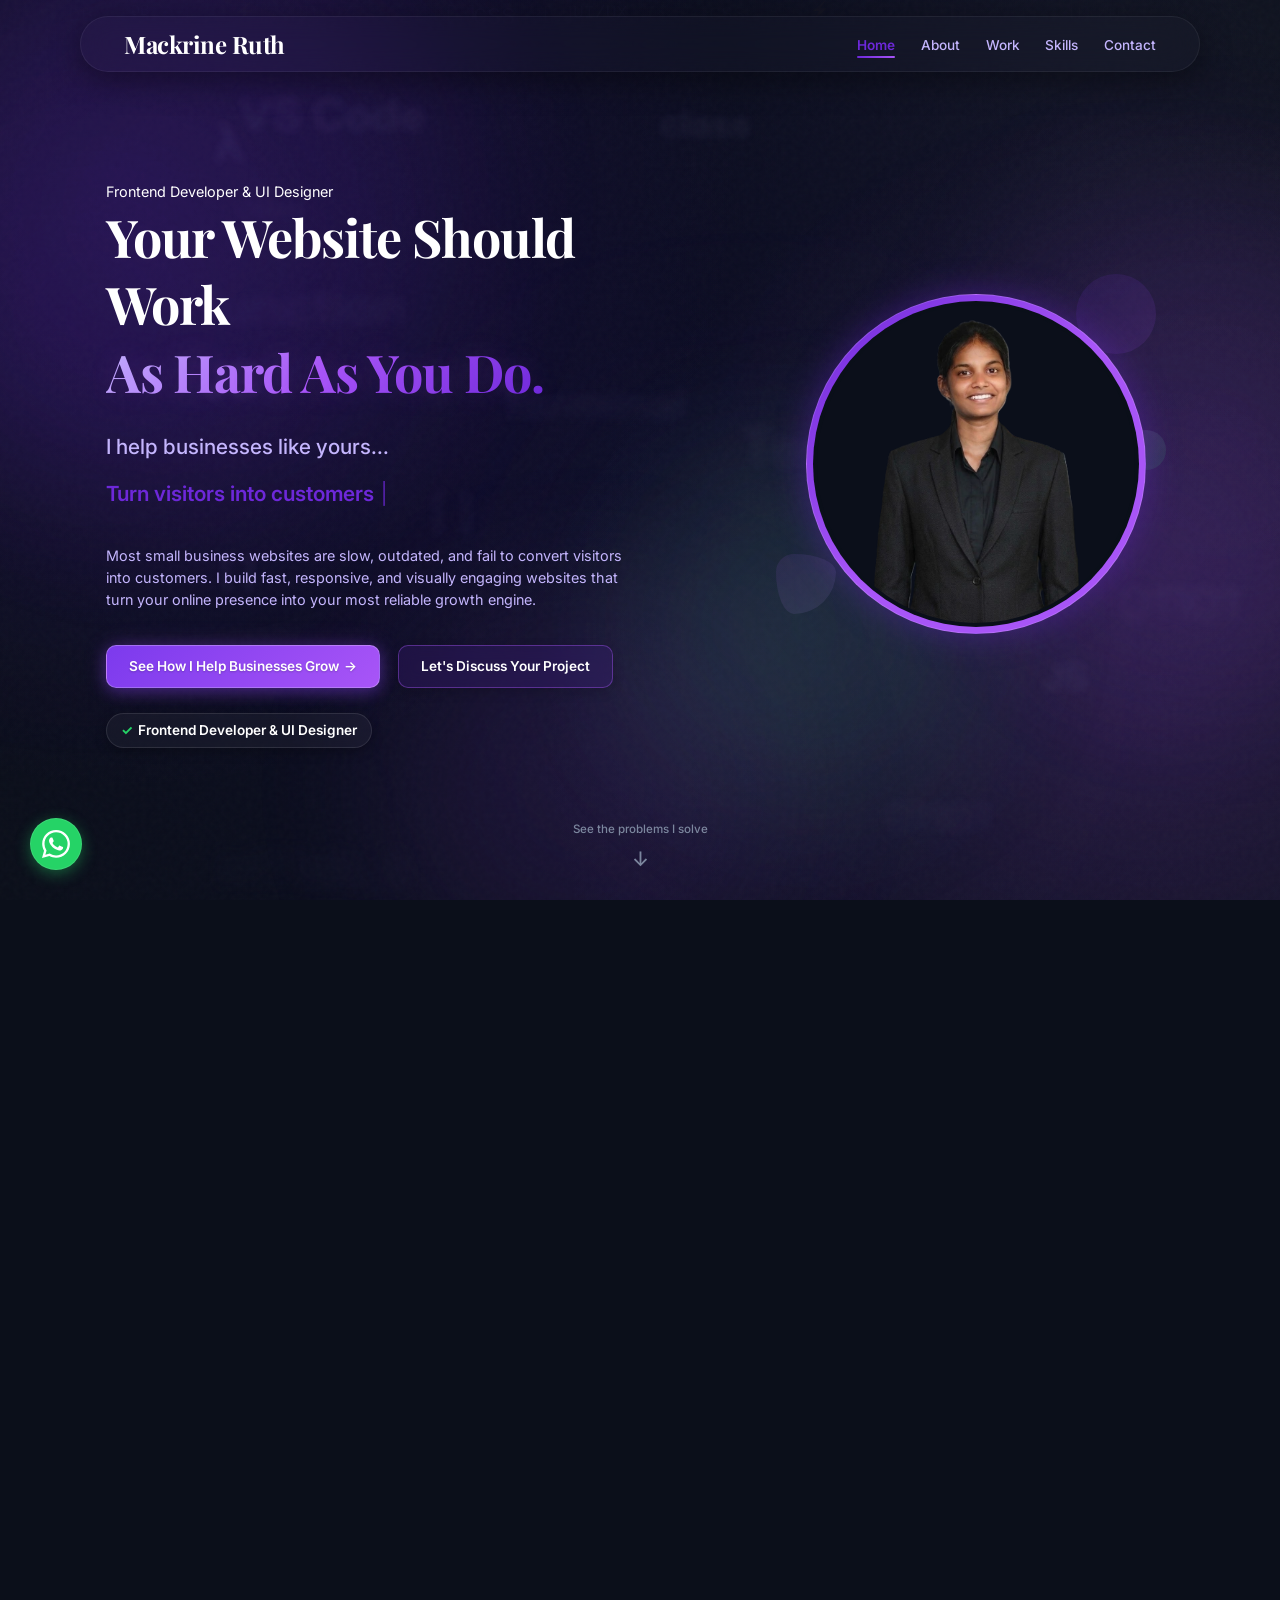
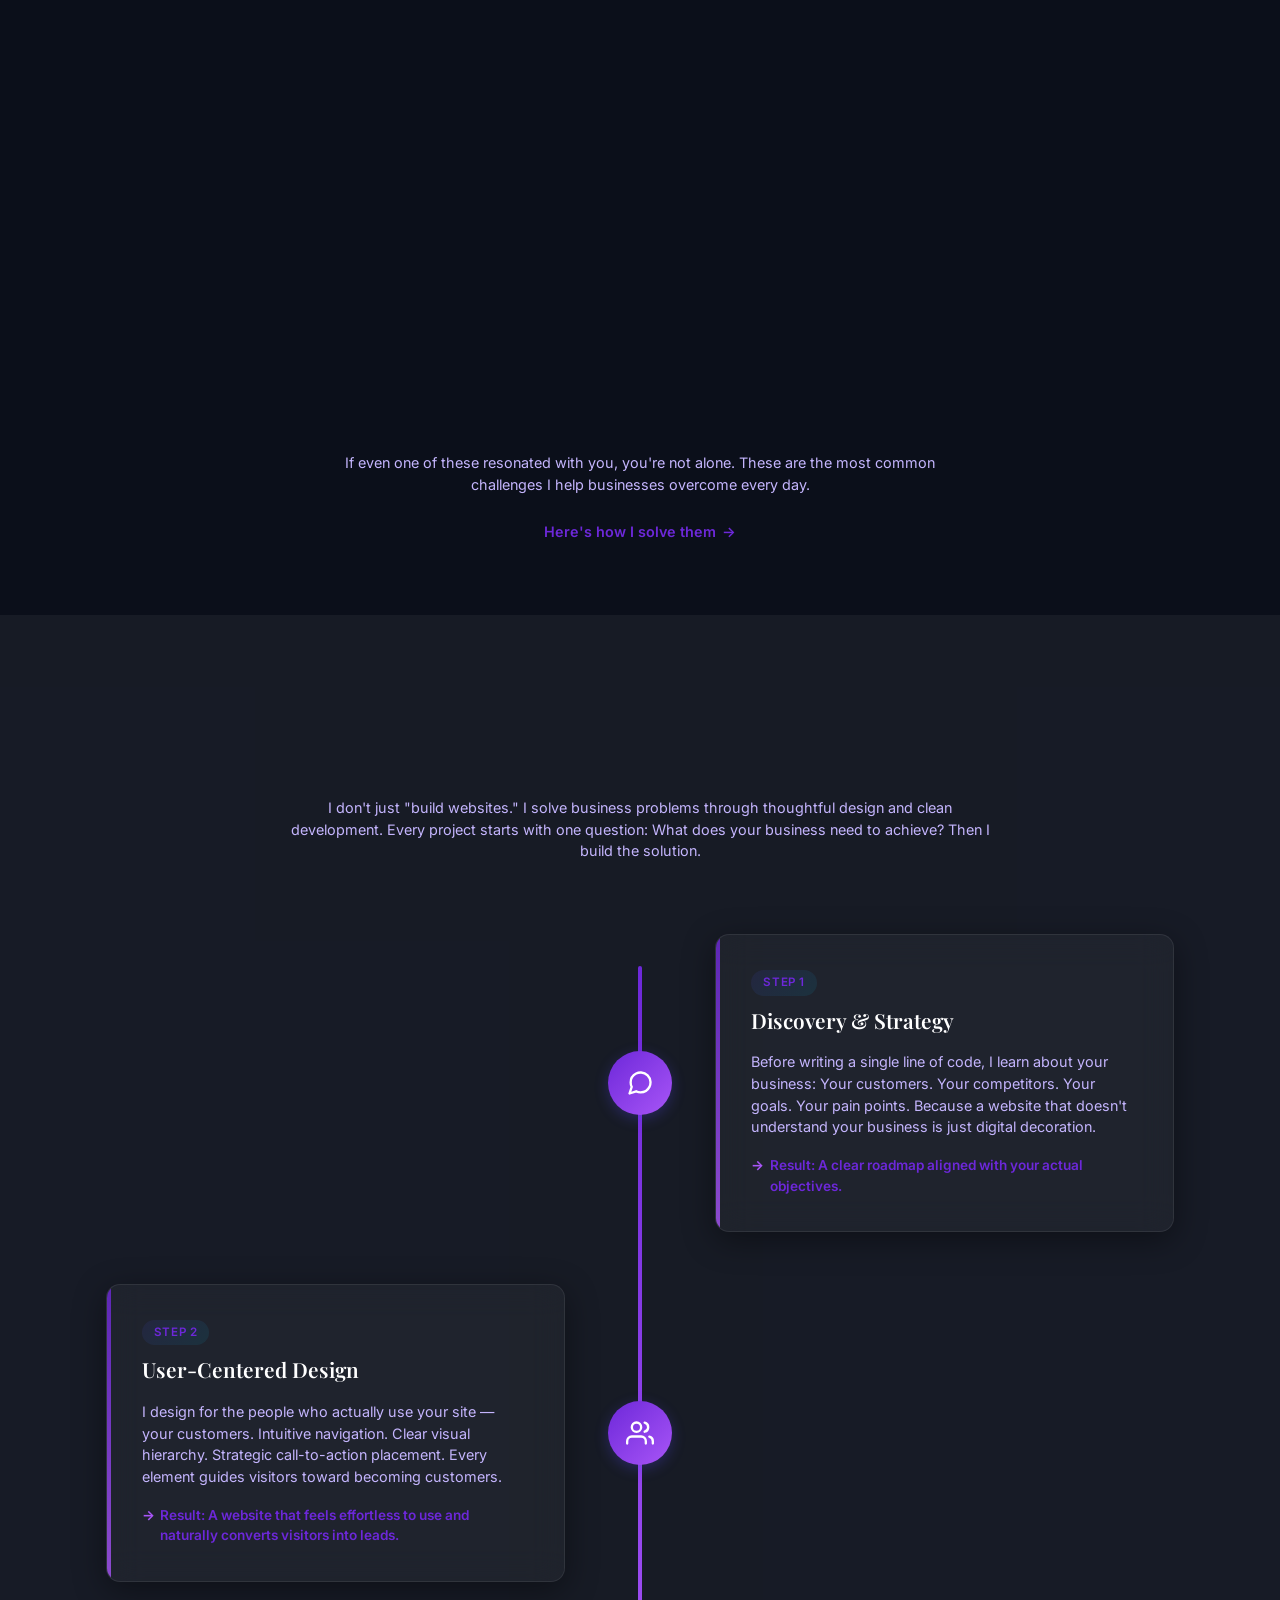
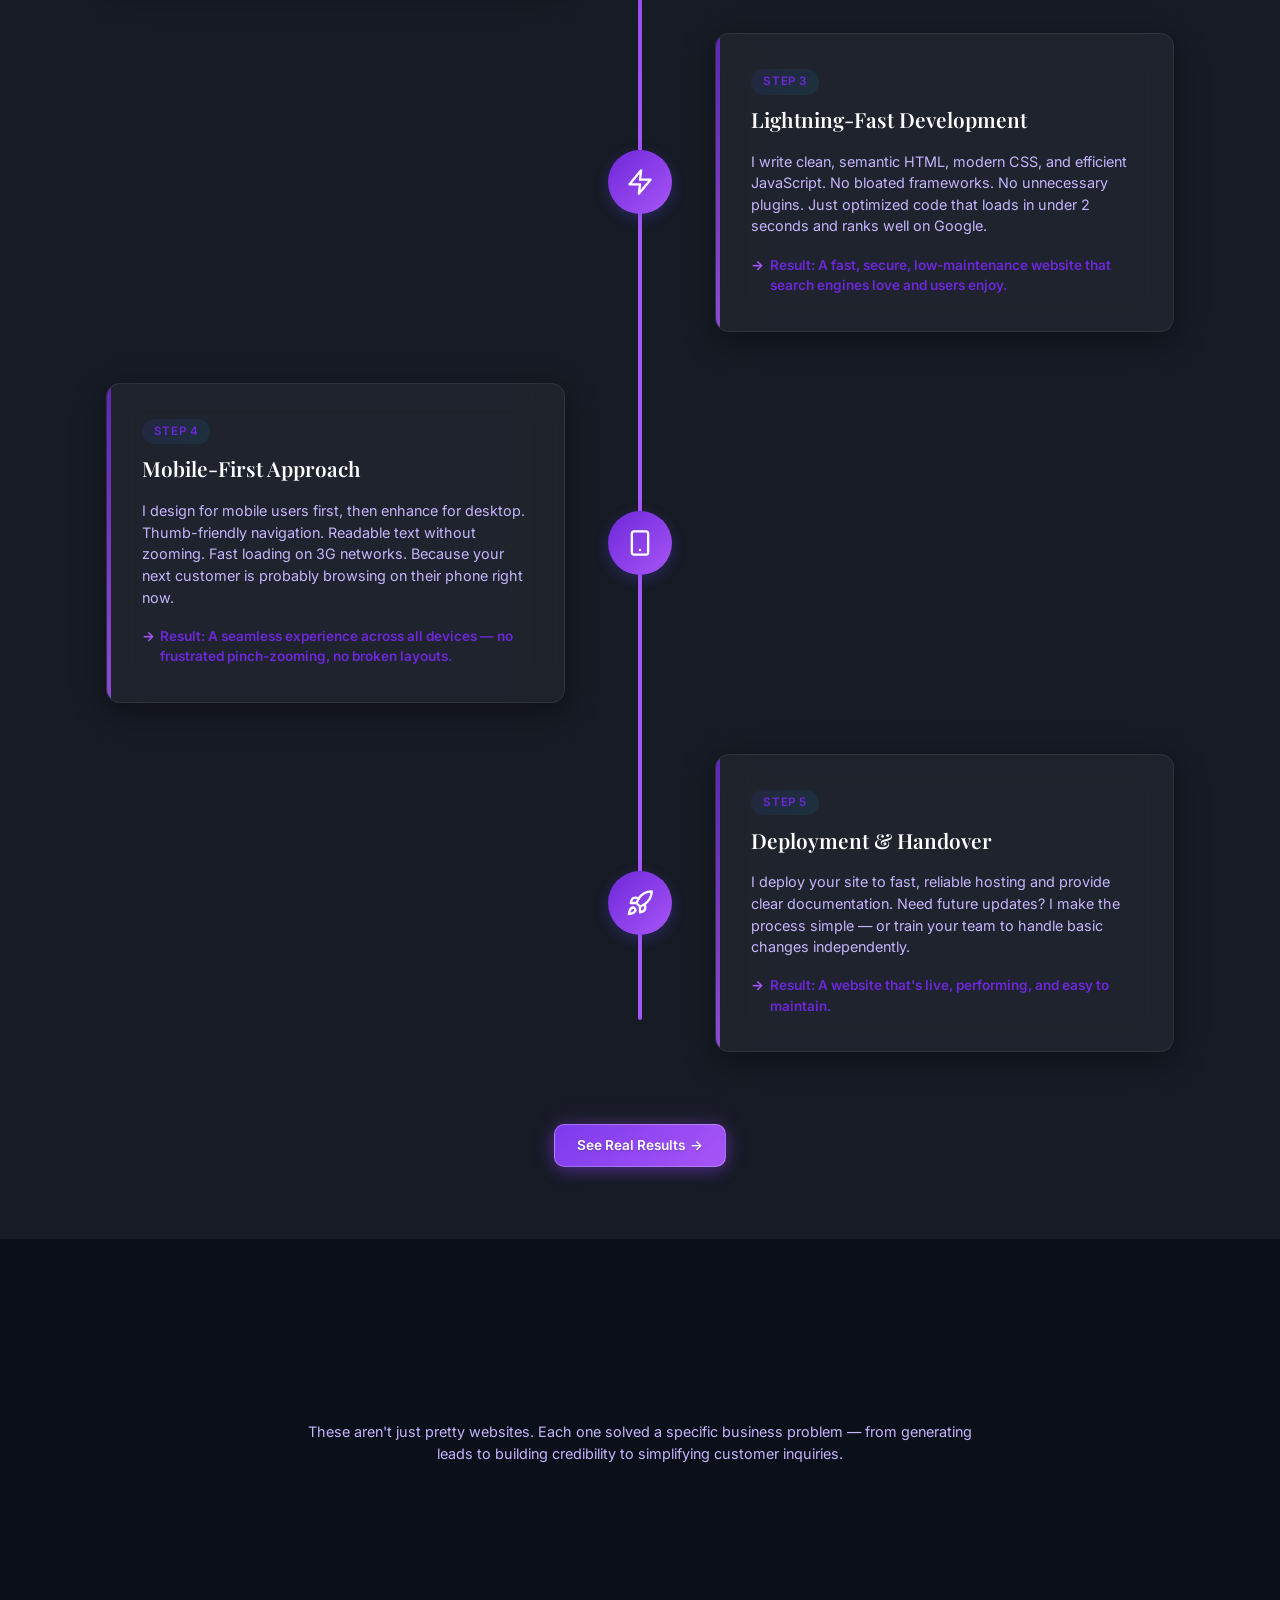
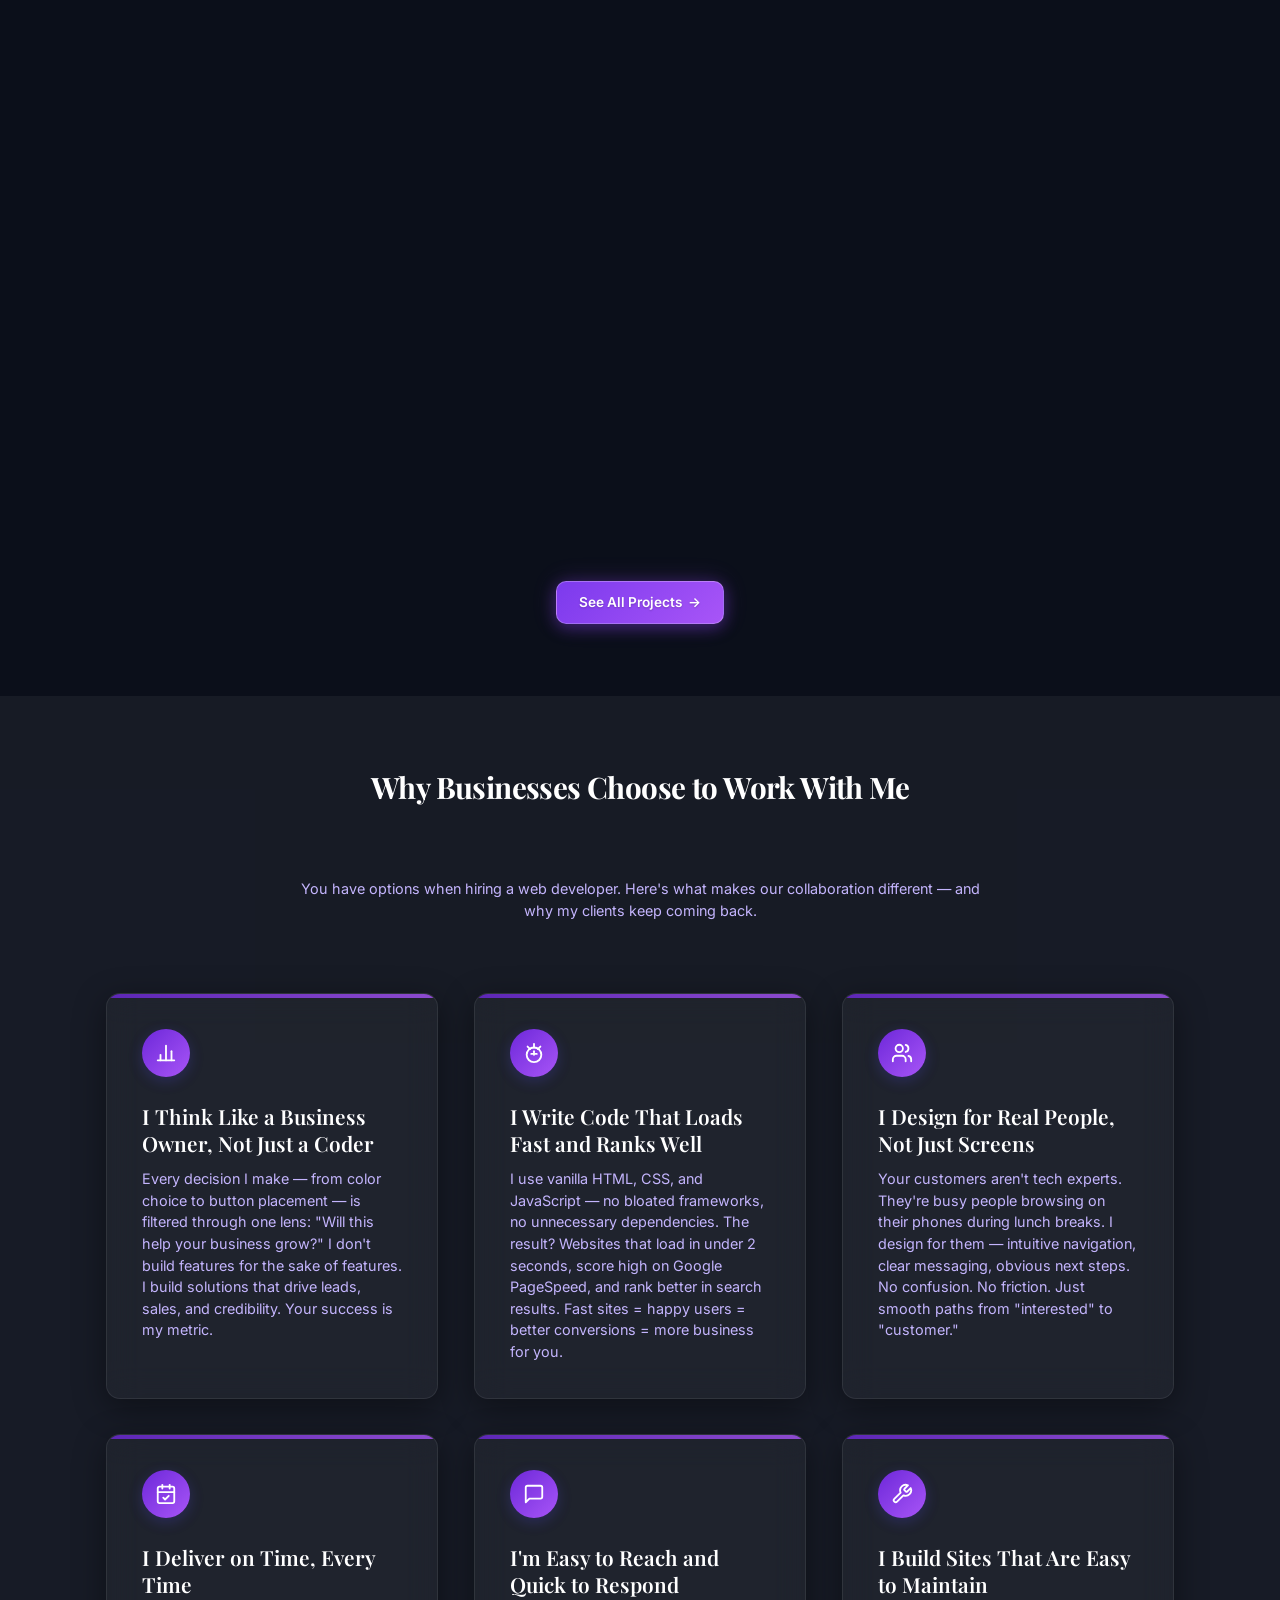
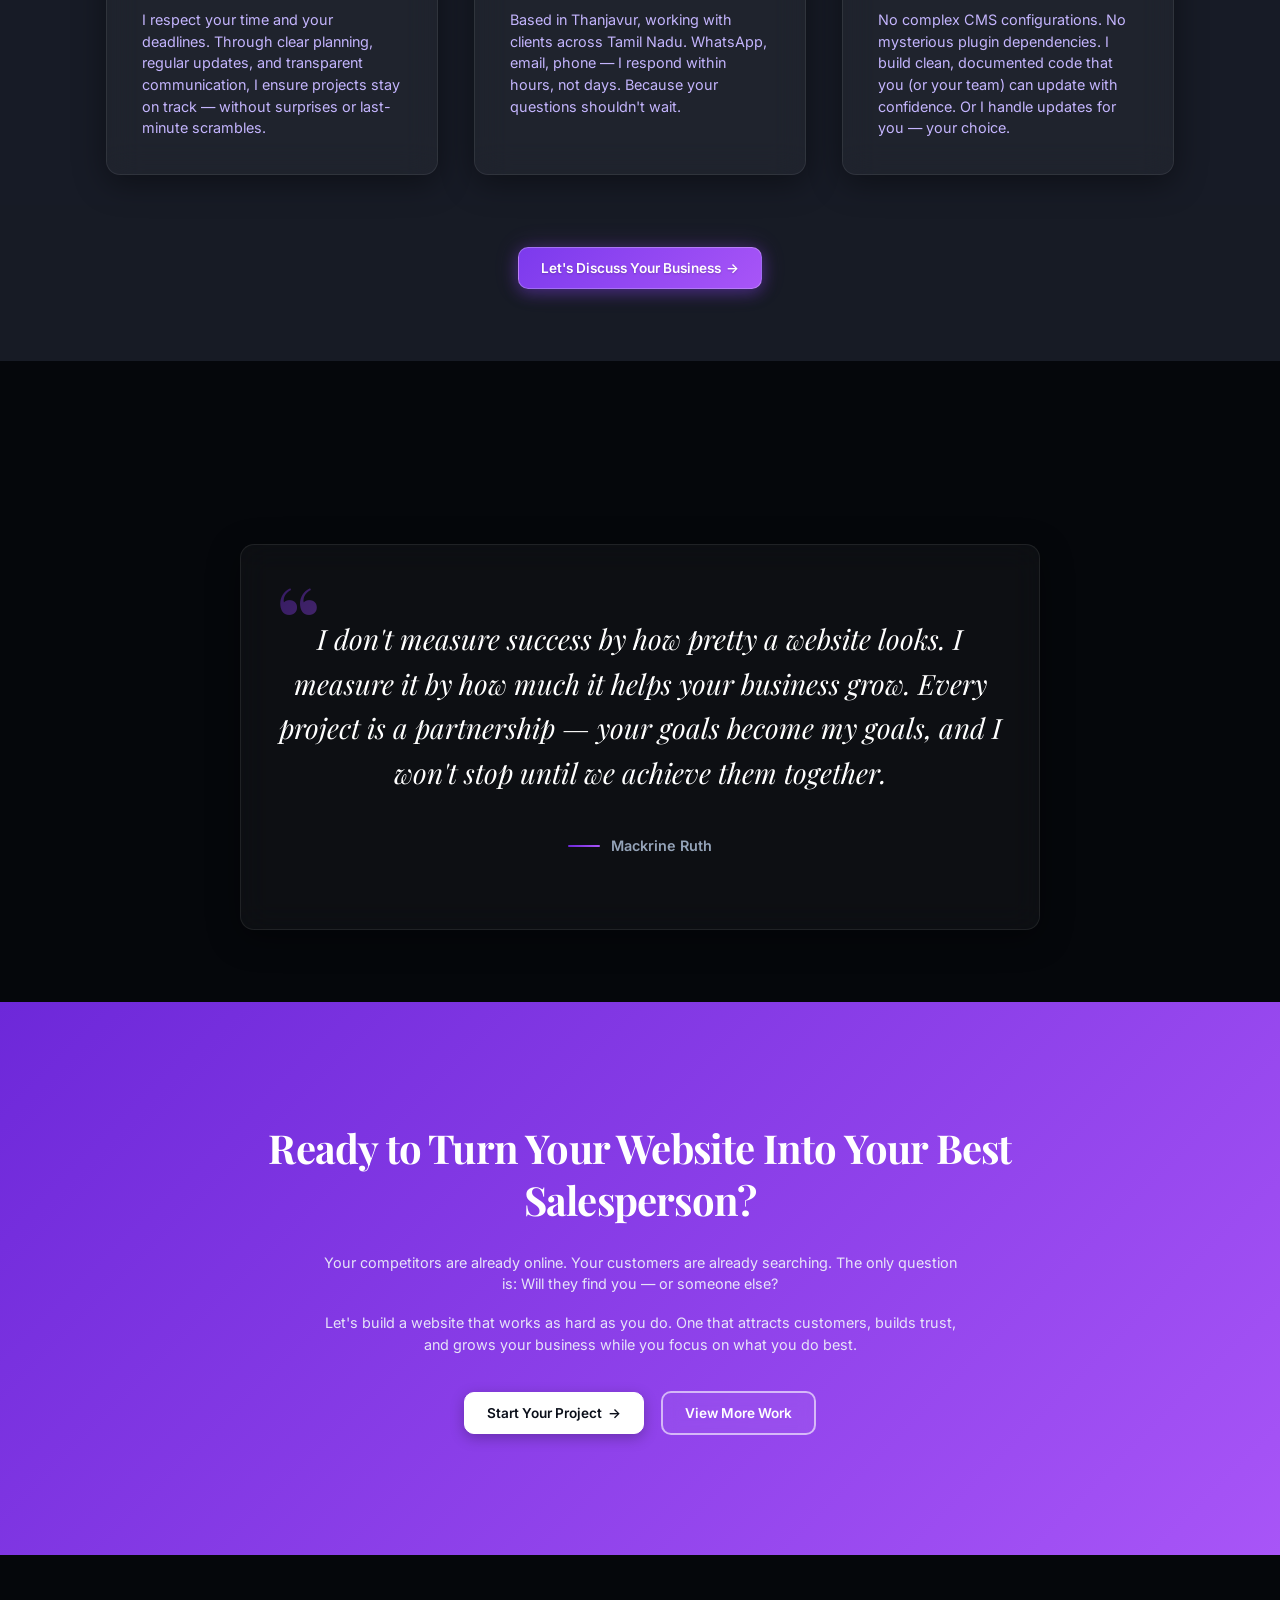
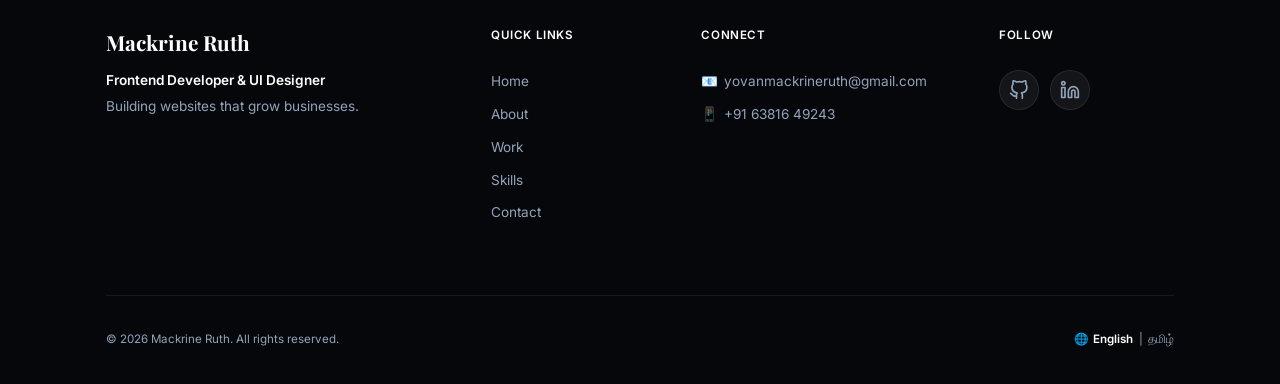
<file: index.html>
<!DOCTYPE html>
<html lang="en">

<head>
    <meta charset="UTF-8">
    <meta name="viewport" content="width=device-width, initial-scale=1.0">
    <meta http-equiv="X-UA-Compatible" content="IE=edge">

    <!-- Primary SEO Meta Tags -->
    <title>Business-Focused Web Developer & UI Designer | Thanjavur, Tamil Nadu</title>
    <meta name="description"
        content="Need a website that actually grows your business? I build fast, responsive, and conversion-focused websites for small businesses in Tamil Nadu. Let's turn your online presence into your best salesperson.">
    <meta name="keywords"
        content="business website developer, web developer for small business, responsive website design, UI designer Thanjavur, hire web developer Tamil Nadu, website that converts visitors, mobile-first web design">
    <meta name="author" content="Mackrine Ruth">
    <meta name="robots" content="index, follow">
    <link rel="canonical" href="https://mackrineruth.dev/index.html">

    <!-- Open Graph / Facebook -->
    <meta property="og:type" content="website">
    <meta property="og:url" content="https://mackrineruth.dev/">
    <meta property="og:title" content="Need a Website That Grows Your Business? | Mackrine Ruth">
    <meta property="og:description"
        content="I help small businesses turn their websites into powerful growth engines. Fast, beautiful, and built to convert.">
    <meta property="og:image" content="assets/images/mackrine.png">
    <meta property="og:locale" content="en_IN">

    <!-- Twitter -->
    <meta property="twitter:card" content="summary_large_image">
    <meta property="twitter:url" content="https://mackrineruth.dev/">
    <meta property="twitter:title" content="Need a Website That Grows Your Business? | Mackrine Ruth">
    <meta property="twitter:description"
        content="I help small businesses turn their websites into powerful growth engines. Fast, beautiful, and built to convert.">
    <meta property="twitter:image" content="assets/images/mackrine.png">

    <!-- Preconnect to Google Fonts for Performance -->
    <link rel="preconnect" href="https://fonts.googleapis.com">
    <link rel="preconnect" href="https://fonts.gstatic.com" crossorigin>
    <link
        href="https://fonts.googleapis.com/css2?family=Playfair+Display:wght@400;600;700&family=Inter:wght@300;400;500;600;700&display=swap"
        rel="stylesheet">

    <!-- Main Stylesheet -->
    <link rel="stylesheet" href="css/style.css">
</head>

<body>
    <!-- Skip to main content link for screen readers and keyboard navigation -->
    <a href="#main" class="skip-link">Skip to main content</a>

    <!-- 
      ========================================
      GLOBAL HEADER / NAVIGATION
      ========================================
      - Fixed position, sticky on scroll
      - Glassmorphism effect on scroll (backdrop-filter)
      - Mobile-first: hamburger menu on < 992px
      - Desktop: horizontal nav links with active state
      - Accessible: ARIA labels, roles, keyboard support
    -->
    <header class="site-header" role="banner">
        <div class="container nav-container">
            <nav class="main-nav" role="navigation" aria-label="Main navigation">

                <!-- Brand / Logo -->
                <a href="index.html" class="nav-brand" aria-label="Mackrine Ruth - Home">
                    Mackrine Ruth
                </a>

                <!-- Desktop Navigation Menu -->
                <ul class="nav-menu" role="menubar">
                    <li role="none">
                        <a href="index.html" class="nav-link active" aria-current="page" role="menuitem">Home</a>
                    </li>
                    <li role="none">
                        <a href="about.html" class="nav-link" role="menuitem">About</a>
                    </li>
                    <li role="none">
                        <a href="work.html" class="nav-link" role="menuitem">Work</a>
                    </li>
                    <li role="none">
                        <a href="skills.html" class="nav-link" role="menuitem">Skills</a>
                    </li>
                    <li role="none">
                        <a href="contact.html" class="nav-link" role="menuitem">Contact</a>
                    </li>
                </ul>

                <!-- Mobile Hamburger Toggle -->
                <button class="nav-toggle" aria-label="Toggle navigation menu" aria-expanded="false"
                    aria-controls="mobile-drawer" type="button">
                    <span class="hamburger-bar" aria-hidden="true"></span>
                    <span class="hamburger-bar" aria-hidden="true"></span>
                    <span class="hamburger-bar" aria-hidden="true"></span>
                </button>
            </nav>
        </div>

        <!-- Mobile Navigation Drawer -->
        <div class="mobile-drawer" id="mobile-drawer" role="dialog" aria-label="Mobile navigation" aria-modal="true"
            aria-hidden="true">
            <div class="drawer-overlay" aria-hidden="true"></div>
            <div class="drawer-content">
                <div class="drawer-header">
                    <span class="drawer-brand">Mackrine Ruth</span>
                    <button class="drawer-close" aria-label="Close navigation menu" type="button">
                        <span aria-hidden="true">&times;</span>
                    </button>
                </div>

                <ul class="drawer-menu" role="menu">
                    <li role="none">
                        <a href="index.html" class="drawer-link active" aria-current="page" role="menuitem">Home</a>
                    </li>
                    <li role="none">
                        <a href="about.html" class="drawer-link" role="menuitem">About</a>
                    </li>
                    <li role="none">
                        <a href="work.html" class="drawer-link" role="menuitem">Work</a>
                    </li>
                    <li role="none">
                        <a href="skills.html" class="drawer-link" role="menuitem">Skills</a>
                    </li>
                    <li role="none">
                        <a href="contact.html" class="drawer-link" role="menuitem">Contact</a>
                    </li>
                </ul>

                <div class="drawer-footer">
                    <p class="drawer-contact">
                        <a href="mailto:yovanmackrineruth@gmail.com">yovanmackrineruth@gmail.com</a>
                    </p>
                    <p class="drawer-contact">
                        <a href="tel:+916381649243">+91 63816 49243</a>
                    </p>
                </div>
            </div>
        </div>
    </header>

    <!-- MAIN CONTENT -->
    <main id="main">

        <!-- 
          ========================================
          HERO SECTION (Home Page)
          ========================================
          - Full viewport height (100vh / 100dvh)
          - Animated CSS-only gradient mesh background
          - Two-column layout: 60% text | 40% image (desktop)
          - Typing animation cycling through business benefits
          - Profile image with gradient border ring
          - Decorative floating geometric shapes
        -->
        <section class="hero" aria-label="Hero section">

            <!-- Animated Gradient Mesh Background (CSS-only, 4 soft shapes) -->
            <div class="hero-bg" aria-hidden="true">
                <div class="gradient-shape shape-1"></div>
                <div class="gradient-shape shape-2"></div>
                <div class="gradient-shape shape-3"></div>
                <div class="gradient-shape shape-4"></div>
            </div>

            <div class="container hero-container">

                <!-- Left Column: Text Content -->
                <div class="hero-content">
                    <div class="hero-pretitle">Frontend Developer &amp; UI Designer</div>
                    <h1 class="hero-title">
                        Your Website Should Work <br>
                        <span class="text-gradient">As Hard As You Do.</span>
                    </h1>

                    <p class="hero-static-text">I help businesses like yours...</p>
                    <p class="hero-typing-wrapper">
                        <span id="typing-text" class="typing-text"></span>
                        <span class="typing-cursor" aria-hidden="true">|</span>
                    </p>

                    <p class="hero-description">
                        Most small business websites are slow, outdated, and fail to convert visitors into customers.
                        I build fast, responsive, and visually engaging websites that turn your online presence into
                        your most reliable growth engine.
                    </p>

                    <div class="hero-cta-group">
                        <a href="work.html" class="btn btn-primary">
                            See How I Help Businesses Grow
                            <span aria-hidden="true">→</span>
                        </a>
                        <a href="contact.html" class="btn btn-secondary">
                            Let's Discuss Your Project
                        </a>
                    </div>

                    <p class="hero-trust-badge">
                        <span class="badge-icon" aria-hidden="true">✓</span>
                        <span>Frontend Developer & UI Designer</span>
                    </p>
                </div>

                <!-- Right Column: Profile Image -->
                <div class="hero-image-wrapper">
                    <div class="hero-image-container">
                        <!-- Decorative floating geometric shapes -->
                        <div class="deco-shape deco-1" aria-hidden="true"></div>
                        <div class="deco-shape deco-2" aria-hidden="true"></div>
                        <div class="deco-shape deco-3" aria-hidden="true"></div>

                        <!-- Profile image with animated gradient border -->
                        <div class="profile-frame">
                            <img src="assets/images/mackrine.png"
                                alt="Mackrine Ruth - Frontend Developer and UI Designer based in Thanjavur, Tamil Nadu"
                                class="profile-image" width="400" height="400" loading="eager">
                        </div>
                    </div>
                </div>
            </div>

            <!-- Scroll Indicator -->
            <a href="#problems" class="scroll-indicator" aria-label="Scroll to explore">
                <span class="scroll-text">See the problems I solve</span>
                <span class="scroll-arrow" aria-hidden="true">↓</span>
            </a>
        </section>

        <!-- 
          ========================================
          PROBLEMS SECTION (2.3)
          ========================================
          - Background: var(--color-bg) #F8FAFC
          - Layout: 3×2 grid desktop, 2-col tablet, 1-col mobile
          - Cards: White surface, top gradient accent, icon, problem statement
          - Hover: lift, shadow deepen, gradient border reveal
        -->
        <section id="problems" class="problems-section" aria-labelledby="problems-heading">
            <div class="container">

                <h2 id="problems-heading" class="section-title">
                    Does Any of This Sound Familiar?
                </h2>

                <div class="problems-grid">

                    <!-- Problem Card 1: Slow -->
                    <article class="problem-card">
                        <div class="problem-accent" aria-hidden="true"></div>
                        <div class="problem-icon" aria-hidden="true">
                            <svg width="24" height="24" viewBox="0 0 24 24" fill="none" stroke="currentColor"
                                stroke-width="2" stroke-linecap="round" stroke-linejoin="round">
                                <circle cx="12" cy="12" r="10" />
                                <polyline points="12 6 12 12 16 14" />
                            </svg>
                        </div>
                        <h3 class="problem-title">"Our website takes forever to load."</h3>
                        <p class="problem-body">
                            You know it. Your customers feel it. Slow websites kill conversions — 53% of mobile users
                            abandon a site that takes more than 3 seconds. Google also penalizes slow sites in search
                            rankings. If your competitors' sites load faster, they're winning your customers while
                            you're still loading.
                        </p>
                    </article>

                    <!-- Problem Card 2: Mobile -->
                    <article class="problem-card">
                        <div class="problem-accent" aria-hidden="true"></div>
                        <div class="problem-icon" aria-hidden="true">
                            <svg width="24" height="24" viewBox="0 0 24 24" fill="none" stroke="currentColor"
                                stroke-width="2" stroke-linecap="round" stroke-linejoin="round">
                                <rect x="5" y="2" width="14" height="20" rx="2" ry="2" />
                                <line x1="12" y1="18" x2="12.01" y2="18" />
                                <line x1="9" y1="6" x2="15" y2="6" />
                                <line x1="9" y1="10" x2="15" y2="10" />
                            </svg>
                        </div>
                        <h3 class="problem-title">"Our site looks terrible on phones."</h3>
                        <p class="problem-body">
                            Over 60% of your customers are browsing on mobile. If your website isn't designed for
                            thumb-scrolling, pinch-zooming, and small screens, you're losing more than half your
                            potential business. A mobile-unfriendly site doesn't just look bad — it tells customers you
                            don't care about their experience.
                        </p>
                    </article>

                    <!-- Problem Card 3: Not on Google -->
                    <article class="problem-card">
                        <div class="problem-accent" aria-hidden="true"></div>
                        <div class="problem-icon" aria-hidden="true">
                            <svg width="24" height="24" viewBox="0 0 24 24" fill="none" stroke="currentColor"
                                stroke-width="2" stroke-linecap="round" stroke-linejoin="round">
                                <circle cx="11" cy="11" r="8" />
                                <line x1="21" y1="21" x2="16.65" y2="16.65" />
                                <line x1="8" y1="8" x2="14" y2="14" />
                                <line x1="14" y1="8" x2="8" y2="14" />
                            </svg>
                        </div>
                        <h3 class="problem-title">"We don't show up on Google."</h3>
                        <p class="problem-body">
                            You built a website, but it's invisible. Without proper SEO structure, semantic markup, and
                            performance optimization, search engines can't understand — or rank — your site. Being on
                            page 2 of Google is like being invisible. Your customers are searching, but they're finding
                            your competitors instead.
                        </p>
                    </article>

                    <!-- Problem Card 4: No Conversion -->
                    <article class="problem-card">
                        <div class="problem-accent" aria-hidden="true"></div>
                        <div class="problem-icon" aria-hidden="true">
                            <svg width="24" height="24" viewBox="0 0 24 24" fill="none" stroke="currentColor"
                                stroke-width="2" stroke-linecap="round" stroke-linejoin="round">
                                <path d="M20 21v-2a4 4 0 0 0-4-4H8a4 4 0 0 0-4 4v2" />
                                <circle cx="12" cy="7" r="4" />
                                <path d="M12 11v4" />
                                <path d="M12 15h.01" />
                            </svg>
                        </div>
                        <h3 class="problem-title">"People visit but don't call or buy."</h3>
                        <p class="problem-body">
                            Traffic without conversion is just vanity. If visitors can't figure out what to do next — or
                            if your contact form is buried three clicks deep — they'll leave and never return. Your
                            website should guide visitors naturally toward the next step: calling you, booking a
                            service, or making a purchase.
                        </p>
                    </article>

                    <!-- Problem Card 5: Outdated -->
                    <article class="problem-card">
                        <div class="problem-accent" aria-hidden="true"></div>
                        <div class="problem-icon" aria-hidden="true">
                            <svg width="24" height="24" viewBox="0 0 24 24" fill="none" stroke="currentColor"
                                stroke-width="2" stroke-linecap="round" stroke-linejoin="round">
                                <rect x="2" y="3" width="20" height="14" rx="2" ry="2" />
                                <line x1="8" y1="21" x2="16" y2="21" />
                                <line x1="12" y1="17" x2="12" y2="21" />
                                <path d="M6 8h.01" />
                                <path d="M10 8h.01" />
                                <path d="M14 8h.01" />
                                <path d="M18 8h.01" />
                            </svg>
                        </div>
                        <h3 class="problem-title">"Our site looks like it's from 2015."</h3>
                        <p class="problem-body">
                            First impressions matter. An outdated website makes your business look unprofessional,
                            untrustworthy, or even closed. In a world where customers judge credibility in 0.05 seconds,
                            your design is your handshake. Your website should reflect the quality of your work — not
                            undermine it.
                        </p>
                    </article>

                    <!-- Problem Card 6: Can't Update -->
                    <article class="problem-card">
                        <div class="problem-accent" aria-hidden="true"></div>
                        <div class="problem-icon" aria-hidden="true">
                            <svg width="24" height="24" viewBox="0 0 24 24" fill="none" stroke="currentColor"
                                stroke-width="2" stroke-linecap="round" stroke-linejoin="round">
                                <rect x="3" y="11" width="18" height="11" rx="2" ry="2" />
                                <path d="M7 11V7a5 5 0 0 1 10 0v4" />
                                <circle cx="12" cy="16" r="1" />
                                <path d="M8 7l2-2" />
                                <path d="M16 7l-2-2" />
                            </svg>
                        </div>
                        <h3 class="problem-title">"We need a developer for every small change."</h3>
                        <p class="problem-body">
                            Every text update, every new photo, every price change requires calling a developer and
                            waiting days (and paying more). Your website should empower you, not make you dependent. I
                            build sites that are easy to maintain — or I document everything so clearly that you can
                            make updates confidently.
                        </p>
                    </article>

                </div>

                <!-- Section Transition -->
                <div class="problems-transition">
                    <p class="transition-text">
                        If even one of these resonated with you, you're not alone. These are the most common challenges
                        I help businesses overcome every day.
                    </p>
                    <a href="#solutions" class="link-arrow">
                        Here's how I solve them
                        <span aria-hidden="true">→</span>
                    </a>
                </div>

            </div>
        </section>

        <!-- 
          ========================================
          SOLUTIONS SECTION (Section 2.4)
          ========================================
          - Background: #FFFFFF (var(--color-surface))
          - Layout: Vertical timeline, alternating left/right (desktop)
          - Central gradient line with gradient circle nodes
          - Cards with left border accent
        -->
        <section id="solutions" class="solutions-section" aria-labelledby="solutions-heading">
            <div class="container">

                <h2 id="solutions-heading" class="section-title">
                    How I Turn Your Website Into a Growth Engine
                </h2>

                <p class="section-intro">
                    I don't just &quot;build websites.&quot; I solve business problems through thoughtful design and
                    clean development.
                    Every project starts with one question: What does your business need to achieve? Then I build the
                    solution.
                </p>

                <ol class="solutions-timeline" role="list">

                    <!-- Decorative vertical connecting line -->
                    <div class="timeline-line" aria-hidden="true"></div>

                    <!-- Step 1 -->
                    <li class="timeline-item" role="listitem">
                        <div class="timeline-node" aria-hidden="true">
                            <svg width="24" height="24" viewBox="0 0 24 24" fill="none" stroke="currentColor"
                                stroke-width="2" stroke-linecap="round" stroke-linejoin="round">
                                <path
                                    d="M21 11.5a8.38 8.38 0 0 1-.9 3.8 8.5 8.5 0 0 1-7.6 4.7 8.38 8.38 0 0 1-3.8-.9L3 21l1.9-5.7a8.38 8.38 0 0 1-.9-3.8 8.5 8.5 0 0 1 4.7-7.6 8.38 8.38 0 0 1 3.8-.9h.5a8.48 8.48 0 0 1 8 8v.5z" />
                            </svg>
                        </div>
                        <article class="timeline-card">
                            <span class="card-step">Step 1</span>
                            <h3 class="card-title">Discovery &amp; Strategy</h3>
                            <p class="card-body">
                                Before writing a single line of code, I learn about your business: Your customers. Your
                                competitors. Your goals. Your pain points. Because a website that doesn't understand
                                your business is just digital decoration.
                            </p>
                            <p class="card-result">Result: A clear roadmap aligned with your actual objectives.</p>
                        </article>
                    </li>

                    <!-- Step 2 -->
                    <li class="timeline-item" role="listitem">
                        <div class="timeline-node" aria-hidden="true">
                            <svg width="24" height="24" viewBox="0 0 24 24" fill="none" stroke="currentColor"
                                stroke-width="2" stroke-linecap="round" stroke-linejoin="round">
                                <path d="M17 21v-2a4 4 0 0 0-4-4H5a4 4 0 0 0-4 4v2" />
                                <circle cx="9" cy="7" r="4" />
                                <path d="M23 21v-2a4 4 0 0 0-3-3.87" />
                                <path d="M16 3.13a4 4 0 0 1 0 7.75" />
                            </svg>
                        </div>
                        <article class="timeline-card">
                            <span class="card-step">Step 2</span>
                            <h3 class="card-title">User-Centered Design</h3>
                            <p class="card-body">
                                I design for the people who actually use your site — your customers. Intuitive
                                navigation. Clear visual hierarchy. Strategic call-to-action placement. Every element
                                guides visitors toward becoming customers.
                            </p>
                            <p class="card-result">Result: A website that feels effortless to use and naturally converts
                                visitors into leads.</p>
                        </article>
                    </li>

                    <!-- Step 3 -->
                    <li class="timeline-item" role="listitem">
                        <div class="timeline-node" aria-hidden="true">
                            <svg width="24" height="24" viewBox="0 0 24 24" fill="none" stroke="currentColor"
                                stroke-width="2" stroke-linecap="round" stroke-linejoin="round">
                                <polygon points="13 2 3 14 12 14 11 22 21 10 12 10 13 2" />
                            </svg>
                        </div>
                        <article class="timeline-card">
                            <span class="card-step">Step 3</span>
                            <h3 class="card-title">Lightning-Fast Development</h3>
                            <p class="card-body">
                                I write clean, semantic HTML, modern CSS, and efficient JavaScript. No bloated
                                frameworks. No unnecessary plugins. Just optimized code that loads in under 2 seconds
                                and ranks well on Google.
                            </p>
                            <p class="card-result">Result: A fast, secure, low-maintenance website that search engines
                                love and users enjoy.</p>
                        </article>
                    </li>

                    <!-- Step 4 -->
                    <li class="timeline-item" role="listitem">
                        <div class="timeline-node" aria-hidden="true">
                            <svg width="24" height="24" viewBox="0 0 24 24" fill="none" stroke="currentColor"
                                stroke-width="2" stroke-linecap="round" stroke-linejoin="round">
                                <rect x="5" y="2" width="14" height="20" rx="2" ry="2" />
                                <line x1="12" y1="18" x2="12.01" y2="18" />
                            </svg>
                        </div>
                        <article class="timeline-card">
                            <span class="card-step">Step 4</span>
                            <h3 class="card-title">Mobile-First Approach</h3>
                            <p class="card-body">
                                I design for mobile users first, then enhance for desktop. Thumb-friendly navigation.
                                Readable text without zooming. Fast loading on 3G networks. Because your next customer
                                is probably browsing on their phone right now.
                            </p>
                            <p class="card-result">Result: A seamless experience across all devices — no frustrated
                                pinch-zooming, no broken layouts.</p>
                        </article>
                    </li>

                    <!-- Step 5 -->
                    <li class="timeline-item" role="listitem">
                        <div class="timeline-node" aria-hidden="true">
                            <svg width="24" height="24" viewBox="0 0 24 24" fill="none" stroke="currentColor"
                                stroke-width="2" stroke-linecap="round" stroke-linejoin="round">
                                <path
                                    d="M4.5 16.5c-1.5 1.26-2 5-2 5s3.74-.5 5-2c.71-.84.7-2.13-.09-2.91a2.18 2.18 0 0 0-2.91-.09z" />
                                <path
                                    d="M12 15l-3-3a22 22 0 0 1 2-3.95A12.88 12.88 0 0 1 22 2c0 2.72-.78 7.5-6 11a22.35 22.35 0 0 1-4 2z" />
                                <path d="M9 12H4s.55-3.03 2-4c1.62-1.08 5 0 5 0" />
                                <path d="M12 15v5s3.03-.55 4-2c1.08-1.62 0-5 0-5" />
                            </svg>
                        </div>
                        <article class="timeline-card">
                            <span class="card-step">Step 5</span>
                            <h3 class="card-title">Deployment &amp; Handover</h3>
                            <p class="card-body">
                                I deploy your site to fast, reliable hosting and provide clear documentation. Need
                                future updates? I make the process simple — or train your team to handle basic changes
                                independently.
                            </p>
                            <p class="card-result">Result: A website that's live, performing, and easy to maintain.</p>
                        </article>
                    </li>

                </ol>

                <div class="section-cta">
                    <a href="work.html" class="btn btn-primary">
                        See Real Results
                        <span aria-hidden="true">→</span>
                    </a>
                </div>

            </div>
        </section>

        <!-- 
          ========================================
          FEATURED PROJECTS SECTION (Section 2.5)
          ========================================
          - Background: var(--color-bg) #F8FAFC
          - Layout: 3-column grid desktop, 2-col tablet, 1-col mobile
          - Cards: 16:9 image, hover overlay, category pill, tags
        -->
        <section id="projects" class="projects-section" aria-labelledby="projects-heading">
            <div class="container">

                <h2 id="projects-heading" class="section-title">Real Businesses. Real Results.</h2>

                <p class="section-intro">
                    These aren't just pretty websites. Each one solved a specific business problem — from generating
                    leads to building credibility to simplifying customer inquiries.
                </p>

                <div class="projects-grid">

                    <!-- Project 1: AVIKA Boutique -->
                    <article class="project-card">
                        <a href="work.html#avika" class="project-image-link"
                            aria-label="View AVIKA Boutique case study">
                            <div class="project-image-wrapper">
                                <img src="assets/images/boutique-home.png"
                                    alt="AVIKA Boutique website preview showcasing luxury fashion collections with elegant responsive design"
                                    class="project-image" width="800" height="450" loading="lazy">
                                <div class="project-overlay">
                                    <span class="overlay-text">View Case Study</span>
                                    <span class="overlay-arrow" aria-hidden="true">→</span>
                                </div>
                            </div>
                        </a>
                        <div class="project-content">
                            <div class="project-meta">
                                <span class="project-category">Business Website</span>
                            </div>
                            <h3 class="project-title">AVIKA Boutique</h3>
                            <p class="project-description">
                                A luxury boutique with a stunning physical store but zero online visibility. I built a
                                premium, fast-loading website that showcases their fashion collections with responsive
                                navigation, scroll animations, and a testimonial carousel that builds trust.
                            </p>
                            <div class="project-tags">
                                <span class="tag">HTML5</span>
                                <span class="tag">CSS3</span>
                                <span class="tag">JavaScript</span>
                            </div>
                            <a href="work.html#avika" class="project-link">
                                View Case Study
                                <span aria-hidden="true">→</span>
                            </a>
                        </div>
                    </article>

                    <!-- Project 2: Madhavi Mehandi -->
                    <article class="project-card">
                        <a href="work.html#madhavi" class="project-image-link"
                            aria-label="View Madhavi Mehandi case study">
                            <div class="project-image-wrapper">
                                <img src="assets/images/mehendi-home.png"
                                    alt="Madhavi Mehandi portfolio website displaying intricate bridal mehendi designs with interactive gallery"
                                    class="project-image" width="800" height="450" loading="lazy">
                                <div class="project-overlay">
                                    <span class="overlay-text">View Case Study</span>
                                    <span class="overlay-arrow" aria-hidden="true">→</span>
                                </div>
                            </div>
                        </a>
                        <div class="project-content">
                            <div class="project-meta">
                                <span class="project-category">Portfolio</span>
                            </div>
                            <h3 class="project-title">Madhavi Mehandi</h3>
                            <p class="project-description">
                                A talented mehendi artist invisible to potential clients. I created a stunning portfolio
                                with an auto-playing hero video, interactive gallery with category filters, and a custom
                                lightbox for immersive design viewing — all built with zero external libraries.
                            </p>
                            <div class="project-tags">
                                <span class="tag">HTML5</span>
                                <span class="tag">CSS3</span>
                                <span class="tag">JavaScript</span>
                            </div>
                            <a href="work.html#madhavi" class="project-link">
                                View Case Study
                                <span aria-hidden="true">→</span>
                            </a>
                        </div>
                    </article>

                    <!-- Project 3: TYM Jewellery -->
                    <article class="project-card">
                        <a href="work.html#tym-jewellery" class="project-image-link"
                            aria-label="View TYM Jewellery case study">
                            <div class="project-image-wrapper">
                                <img src="assets/images/jewel-home.png"
                                    alt="TYM Jewellery website showing organized gold jewellery collections with WhatsApp inquiry integration"
                                    class="project-image" width="800" height="450" loading="lazy">
                                <div class="project-overlay">
                                    <span class="overlay-text">View Case Study</span>
                                    <span class="overlay-arrow" aria-hidden="true">→</span>
                                </div>
                            </div>
                        </a>
                        <div class="project-content">
                            <div class="project-meta">
                                <span class="project-category">Business Website</span>
                            </div>
                            <h3 class="project-title">TYM Jewellery</h3>
                            <p class="project-description">
                                14 jewellery categories with no way to browse or inquire online. I built a category
                                drawer system with WhatsApp integration for instant inquiries, FAQ accordion, and
                                infinite testimonial slider — optimized for mobile users.
                            </p>
                            <div class="project-tags">
                                <span class="tag">HTML5</span>
                                <span class="tag">CSS3</span>
                                <span class="tag">JavaScript</span>
                            </div>
                            <a href="work.html#tym-jewellery" class="project-link">
                                View Case Study
                                <span aria-hidden="true">→</span>
                            </a>
                        </div>
                    </article>

                </div>

                <div class="section-cta">
                    <a href="work.html" class="btn btn-primary">
                        See All Projects
                        <span aria-hidden="true">→</span>
                    </a>
                </div>

            </div>
        </section>

        <!-- 
          ========================================
          WHY WORK WITH ME SECTION (Section 2.6)
          ========================================
          - Background: #FFFFFF (var(--color-surface))
          - Layout: 3×2 grid desktop, 2-col tablet, 1-col mobile
          - Cards: Gradient circle icon (48px), title, description
        -->
        <section id="differentiators" class="differentiators-section" aria-labelledby="differentiators-heading">
            <div class="container">

                <h2 id="differentiators-heading" class="section-title">Why Businesses Choose to Work With Me</h2>

                <p class="section-intro">
                    You have options when hiring a web developer. Here's what makes our collaboration different — and
                    why my clients keep coming back.
                </p>

                <div class="differentiators-grid">

                    <!-- Card 1: Business Mindset -->
                    <article class="diff-card">
                        <div class="diff-icon" aria-hidden="true">
                            <svg width="24" height="24" viewBox="0 0 24 24" fill="none" stroke="currentColor"
                                stroke-width="2" stroke-linecap="round" stroke-linejoin="round">
                                <path d="M18 20V10" />
                                <path d="M12 20V4" />
                                <path d="M6 20v-6" />
                                <path d="M3 20h18" />
                            </svg>
                        </div>
                        <h3 class="diff-title">I Think Like a Business Owner, Not Just a Coder</h3>
                        <p class="diff-body">
                            Every decision I make — from color choice to button placement — is filtered through one
                            lens: "Will this help your business grow?" I don't build features for the sake of features.
                            I build solutions that drive leads, sales, and credibility. Your success is my metric.
                        </p>
                    </article>

                    <!-- Card 2: Fast & Optimized -->
                    <article class="diff-card">
                        <div class="diff-icon" aria-hidden="true">
                            <svg width="24" height="24" viewBox="0 0 24 24" fill="none" stroke="currentColor"
                                stroke-width="2" stroke-linecap="round" stroke-linejoin="round">
                                <path d="M12 2v4" />
                                <path d="m5 5 2.8 2.8" />
                                <path d="m19 5-2.8 2.8" />
                                <circle cx="12" cy="14" r="8" />
                                <path d="M12 10v4" />
                                <path d="M9 13h6" />
                            </svg>
                        </div>
                        <h3 class="diff-title">I Write Code That Loads Fast and Ranks Well</h3>
                        <p class="diff-body">
                            I use vanilla HTML, CSS, and JavaScript — no bloated frameworks, no unnecessary
                            dependencies. The result? Websites that load in under 2 seconds, score high on Google
                            PageSpeed, and rank better in search results. Fast sites = happy users = better conversions
                            = more business for you.
                        </p>
                    </article>

                    <!-- Card 3: People-First Design -->
                    <article class="diff-card">
                        <div class="diff-icon" aria-hidden="true">
                            <svg width="24" height="24" viewBox="0 0 24 24" fill="none" stroke="currentColor"
                                stroke-width="2" stroke-linecap="round" stroke-linejoin="round">
                                <path d="M16 21v-2a4 4 0 0 0-4-4H6a4 4 0 0 0-4 4v2" />
                                <circle cx="9" cy="7" r="4" />
                                <path d="M22 21v-2a4 4 0 0 0-3-3.87" />
                                <path d="M16 3.13a4 4 0 0 1 0 7.75" />
                            </svg>
                        </div>
                        <h3 class="diff-title">I Design for Real People, Not Just Screens</h3>
                        <p class="diff-body">
                            Your customers aren't tech experts. They're busy people browsing on their phones during
                            lunch breaks. I design for them — intuitive navigation, clear messaging, obvious next steps.
                            No confusion. No friction. Just smooth paths from "interested" to "customer."
                        </p>
                    </article>

                    <!-- Card 4: On-Time Delivery -->
                    <article class="diff-card">
                        <div class="diff-icon" aria-hidden="true">
                            <svg width="24" height="24" viewBox="0 0 24 24" fill="none" stroke="currentColor"
                                stroke-width="2" stroke-linecap="round" stroke-linejoin="round">
                                <rect x="3" y="4" width="18" height="18" rx="2" ry="2" />
                                <line x1="16" y1="2" x2="16" y2="6" />
                                <line x1="8" y1="2" x2="8" y2="6" />
                                <line x1="3" y1="10" x2="21" y2="10" />
                                <path d="m9 16 2 2 4-4" />
                            </svg>
                        </div>
                        <h3 class="diff-title">I Deliver on Time, Every Time</h3>
                        <p class="diff-body">
                            I respect your time and your deadlines. Through clear planning, regular updates, and
                            transparent communication, I ensure projects stay on track — without surprises or
                            last-minute scrambles.
                        </p>
                    </article>

                    <!-- Card 5: Easy to Reach -->
                    <article class="diff-card">
                        <div class="diff-icon" aria-hidden="true">
                            <svg width="24" height="24" viewBox="0 0 24 24" fill="none" stroke="currentColor"
                                stroke-width="2" stroke-linecap="round" stroke-linejoin="round">
                                <path d="M21 15a2 2 0 0 1-2 2H7l-4 4V5a2 2 0 0 1 2-2h14a2 2 0 0 1 2 2z" />
                            </svg>
                        </div>
                        <h3 class="diff-title">I'm Easy to Reach and Quick to Respond</h3>
                        <p class="diff-body">
                            Based in Thanjavur, working with clients across Tamil Nadu. WhatsApp, email, phone — I
                            respond within hours, not days. Because your questions shouldn't wait.
                        </p>
                    </article>

                    <!-- Card 6: Easy to Maintain -->
                    <article class="diff-card">
                        <div class="diff-icon" aria-hidden="true">
                            <svg width="24" height="24" viewBox="0 0 24 24" fill="none" stroke="currentColor"
                                stroke-width="2" stroke-linecap="round" stroke-linejoin="round">
                                <path
                                    d="M14.7 6.3a1 1 0 0 0 0 1.4l1.6 1.6a1 1 0 0 0 1.4 0l3.77-3.77a6 6 0 0 1-7.94 7.94l-6.91 6.91a2.12 2.12 0 0 1-3-3l6.91-6.91a6 6 0 0 1 7.94-7.94l-3.76 3.76z" />
                            </svg>
                        </div>
                        <h3 class="diff-title">I Build Sites That Are Easy to Maintain</h3>
                        <p class="diff-body">
                            No complex CMS configurations. No mysterious plugin dependencies. I build clean, documented
                            code that you (or your team) can update with confidence. Or I handle updates for you — your
                            choice.
                        </p>
                    </article>

                </div>

                <div class="section-cta">
                    <a href="contact.html" class="btn btn-primary">
                        Let's Discuss Your Business
                        <span aria-hidden="true">→</span>
                    </a>
                </div>

            </div>
        </section>

        <!-- 
          ========================================
          TESTIMONIAL / TRUST SECTION (Section 2.7)
          ========================================
          - Background: var(--color-dark) #0F172A
          - Layout: Centered, max-width 800px
          - Large gradient quote marks, Playfair Display italic quote
        -->
        <section id="testimonials" class="testimonial-section reveal-hidden" aria-labelledby="testimonials-heading">
            <div class="container">

                <h2 id="testimonials-heading" class="section-title section-title--light">What My Clients Say</h2>

                <figure class="testimonial-card">
                    <span class="quote-marks" aria-hidden="true">“</span>

                    <blockquote>
                        <p class="testimonial-quote">
                            I don't measure success by how pretty a website looks. I measure it by how much it helps
                            your business grow. Every project is a partnership — your goals become my goals, and I won't
                            stop until we achieve them together.
                        </p>
                    </blockquote>

                    <figcaption class="testimonial-attribution">
                        <span class="attribution-line" aria-hidden="true"></span>
                        <cite>Mackrine Ruth</cite>
                    </figcaption>
                </figure>

            </div>
        </section>

        <!-- 
          ========================================
          FINAL CTA SECTION (Section 2.8)
          ========================================
          - Background: Gradient (Indigo → Cyan)
          - Layout: Centered, 120px vertical padding
          - White text + white primary button + transparent secondary button
        -->
        <section id="final-cta" class="final-cta-section" aria-labelledby="final-cta-heading">
            <div class="container">
                <div class="final-cta-content">

                    <h2 id="final-cta-heading" class="final-cta-title">
                        Ready to Turn Your Website Into Your Best Salesperson?
                    </h2>

                    <p class="final-cta-body">
                        Your competitors are already online. Your customers are already searching. The only question is:
                        Will they find you — or someone else?
                    </p>

                    <p class="final-cta-body">
                        Let's build a website that works as hard as you do. One that attracts customers, builds trust,
                        and grows your business while you focus on what you do best.
                    </p>

                    <div class="final-cta-actions">
                        <a href="contact.html" class="btn btn-light">
                            Start Your Project
                            <span aria-hidden="true">→</span>
                        </a>
                        <a href="work.html" class="btn btn-ghost">
                            View More Work
                        </a>
                    </div>

                </div>
            </div>
        </section>

        <!-- 
          ========================================
          GLOBAL FOOTER (Section 2.9)
          ========================================
          - Background: var(--color-dark) #0F172A
          - Layout: 4-column desktop, 2-col tablet, 1-col mobile
          - Semantic <footer> with contentinfo role
        -->
        <footer class="site-footer" role="contentinfo">
            <div class="container">
                <div class="footer-grid">

                    <!-- Brand Column -->
                    <div class="footer-brand">
                        <a href="index.html" class="footer-logo">Mackrine Ruth</a>
                        <p class="footer-tagline">Frontend Developer & UI Designer</p>
                        <p class="footer-mission">Building websites that grow businesses.</p>
                    </div>

                    <!-- Quick Links -->
                    <nav class="footer-nav" aria-label="Footer navigation">
                        <h3 class="footer-heading">Quick Links</h3>
                        <ul class="footer-links">
                            <li><a href="index.html">Home</a></li>
                            <li><a href="about.html">About</a></li>
                            <li><a href="work.html">Work</a></li>
                            <li><a href="skills.html">Skills</a></li>
                            <li><a href="contact.html">Contact</a></li>
                        </ul>
                    </nav>

                    <!-- Contact Info -->
                    <div class="footer-contact">
                        <h3 class="footer-heading">Connect</h3>
                        <ul class="footer-links">
                            <li>
                                <a href="mailto:yovanmackrineruth@gmail.com">
                                    <span aria-hidden="true">📧</span>
                                    yovanmackrineruth@gmail.com
                                </a>
                            </li>
                            <li>
                                <a href="tel:+916381649243">
                                    <span aria-hidden="true">📱</span>
                                    +91 63816 49243
                                </a>
                            </li>
                        </ul>
                    </div>

                    <!-- Social Links -->
                    <div class="footer-social">
                        <h3 class="footer-heading">Follow</h3>
                        <ul class="footer-social-links">
                            <li>
                                <a href="https://github.com/macky-2004" target="_blank" rel="noopener noreferrer"
                                    aria-label="GitHub Profile">
                                    <svg width="20" height="20" viewBox="0 0 24 24" fill="none" stroke="currentColor"
                                        stroke-width="2" stroke-linecap="round" stroke-linejoin="round">
                                        <path
                                            d="M9 19c-5 1.5-5-2.5-7-3m14 6v-3.87a3.37 3.37 0 0 0-.94-2.61c3.14-.35 6.44-1.54 6.44-7A5.44 5.44 0 0 0 20 4.77 5.07 5.07 0 0 0 19.91 1S18.73.65 16 2.48a13.38 13.38 0 0 0-7 0C6.27.65 5.09 1 5.09 1A5.07 5.07 0 0 0 5 4.77a5.44 5.44 0 0 0-1.5 3.78c0 5.42 3.3 6.61 6.44 7A3.37 3.37 0 0 0 9 18.13V22" />
                                    </svg>
                                </a>
                            </li>
                            <li>
                                <a href="https://linkedin.com/in/mackrine-ruth-5611002bb" target="_blank"
                                    rel="noopener noreferrer" aria-label="LinkedIn Profile">
                                    <svg width="20" height="20" viewBox="0 0 24 24" fill="none" stroke="currentColor"
                                        stroke-width="2" stroke-linecap="round" stroke-linejoin="round">
                                        <path
                                            d="M16 8a6 6 0 0 1 6 6v7h-4v-7a2 2 0 0 0-2-2 2 2 0 0 0-2 2v7h-4v-7a6 6 0 0 1 6-6z" />
                                        <rect x="2" y="9" width="4" height="12" />
                                        <circle cx="4" cy="4" r="2" />
                                    </svg>
                                </a>
                            </li>
                        </ul>
                    </div>

                </div>

                <!-- Footer Bottom Bar -->
                <div class="footer-bottom">
                    <p class="footer-copyright">© 2026 Mackrine Ruth. All rights reserved.</p>
                    <div class="footer-language">
                        <span class="lang-label" aria-hidden="true">🌐</span>
                        <span class="lang-active">English</span>
                        <span aria-hidden="true">|</span>
                        <a href="#" class="lang-link" lang="ta">தமிழ்</a>
                    </div>
                </div>

            </div>
        </footer>

    </main>

    <!-- JavaScript -->
    <script src="js/main.js"></script>

    <!-- JSON-LD Schema Markup for SEO -->
    <script type="application/ld+json">
    {
      "@context": "https://schema.org",
      "@type": "Person",
      "name": "Mackrine Ruth",
      "jobTitle": "Frontend Developer & UI Designer",
      "description": "I help small businesses turn their websites into powerful growth engines through fast, responsive, and conversion-focused web design.",
      "url": "https://mackrineruth.dev",
      "address": {
        "@type": "PostalAddress",
        "addressLocality": "Mathur, Thanjavur",
        "addressRegion": "Tamil Nadu",
        "addressCountry": "IN"
      },
      "email": "yovanmackrineruth@gmail.com",
      "telephone": "+916381649243",
      "sameAs": [
        "https://github.com/macky-2004",
        "https://linkedin.com/in/mackrine-ruth-5611002bb"
      ],
      "knowsAbout": [
        "Web Development",
        "UI Design",
        "Responsive Design",
        "Small Business Websites",
        "Frontend Development"
      ],
      "offers": {
        "@type": "Offer",
        "itemOffered": {
          "@type": "Service",
          "name": "Business Website Development",
          "description": "Fast, responsive, and conversion-focused websites for small businesses"
        }
      }
    }
    </script>
</body>

</html>
</file>
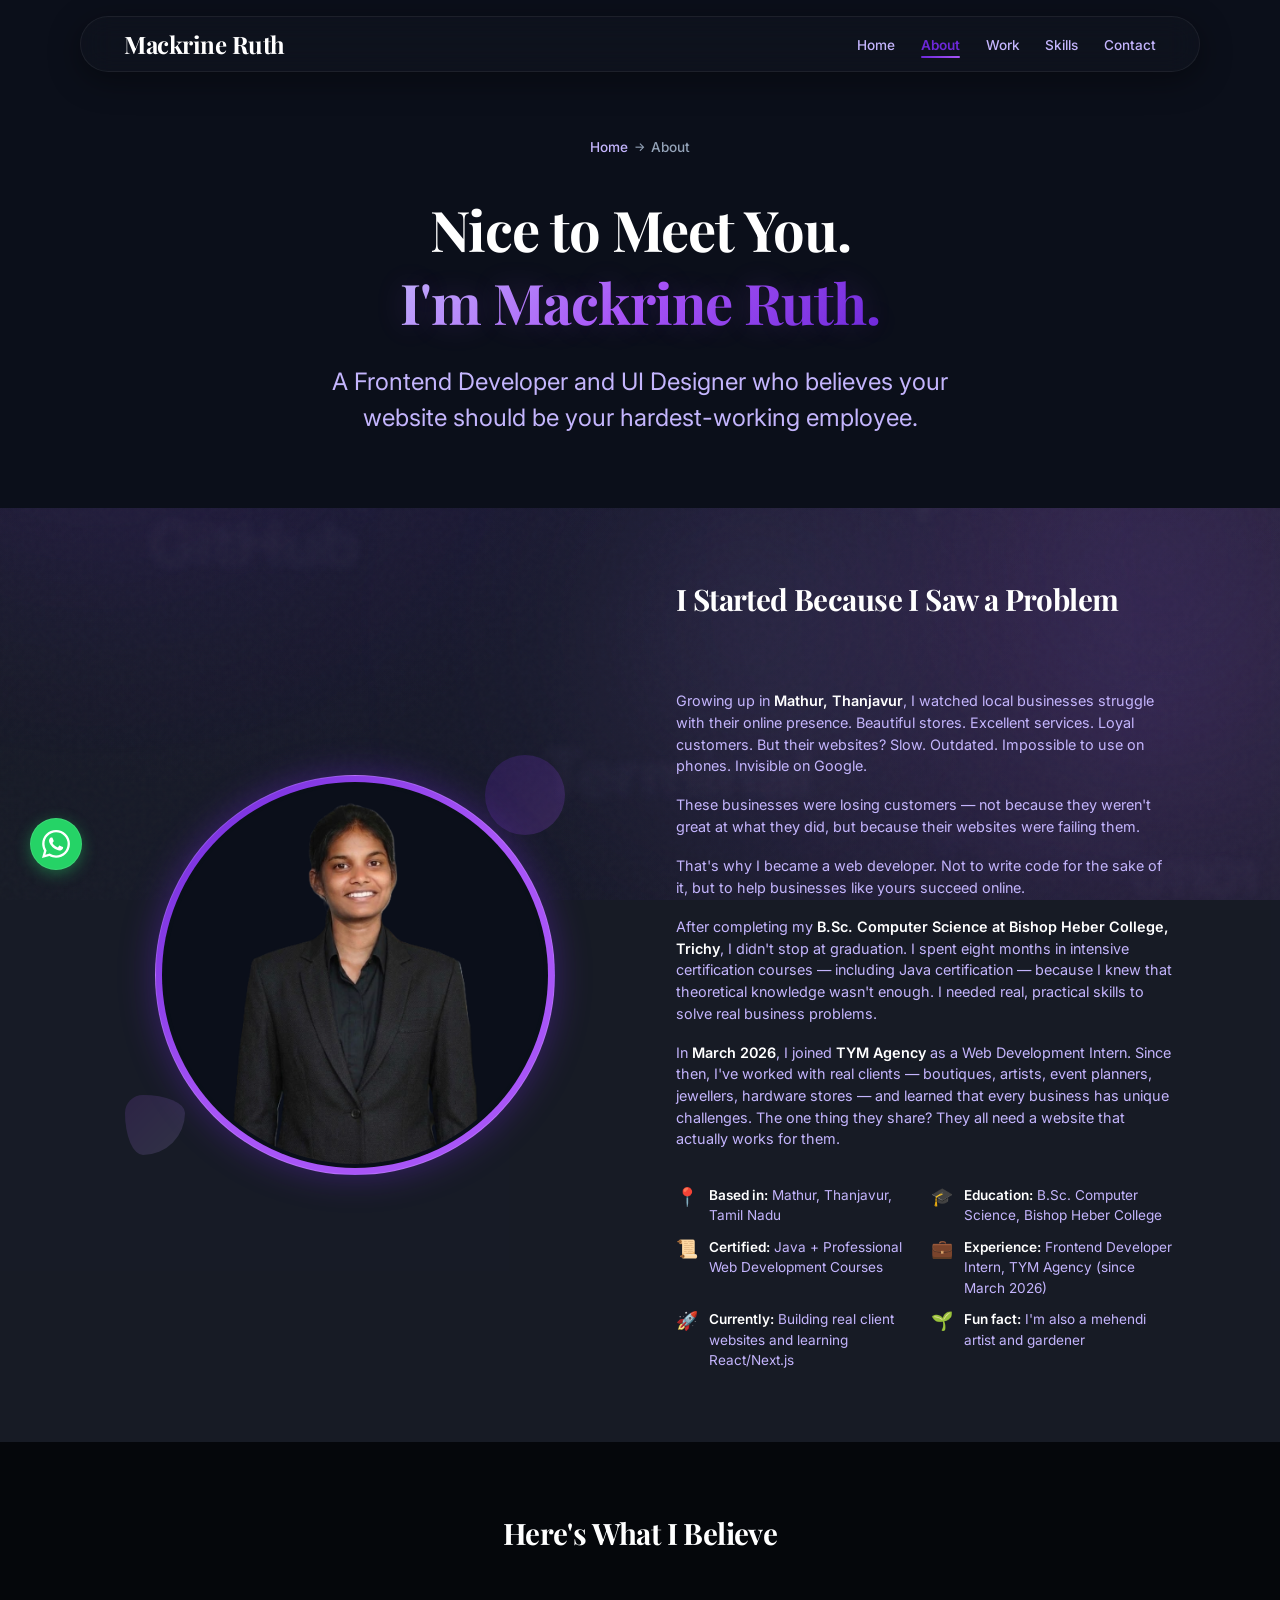
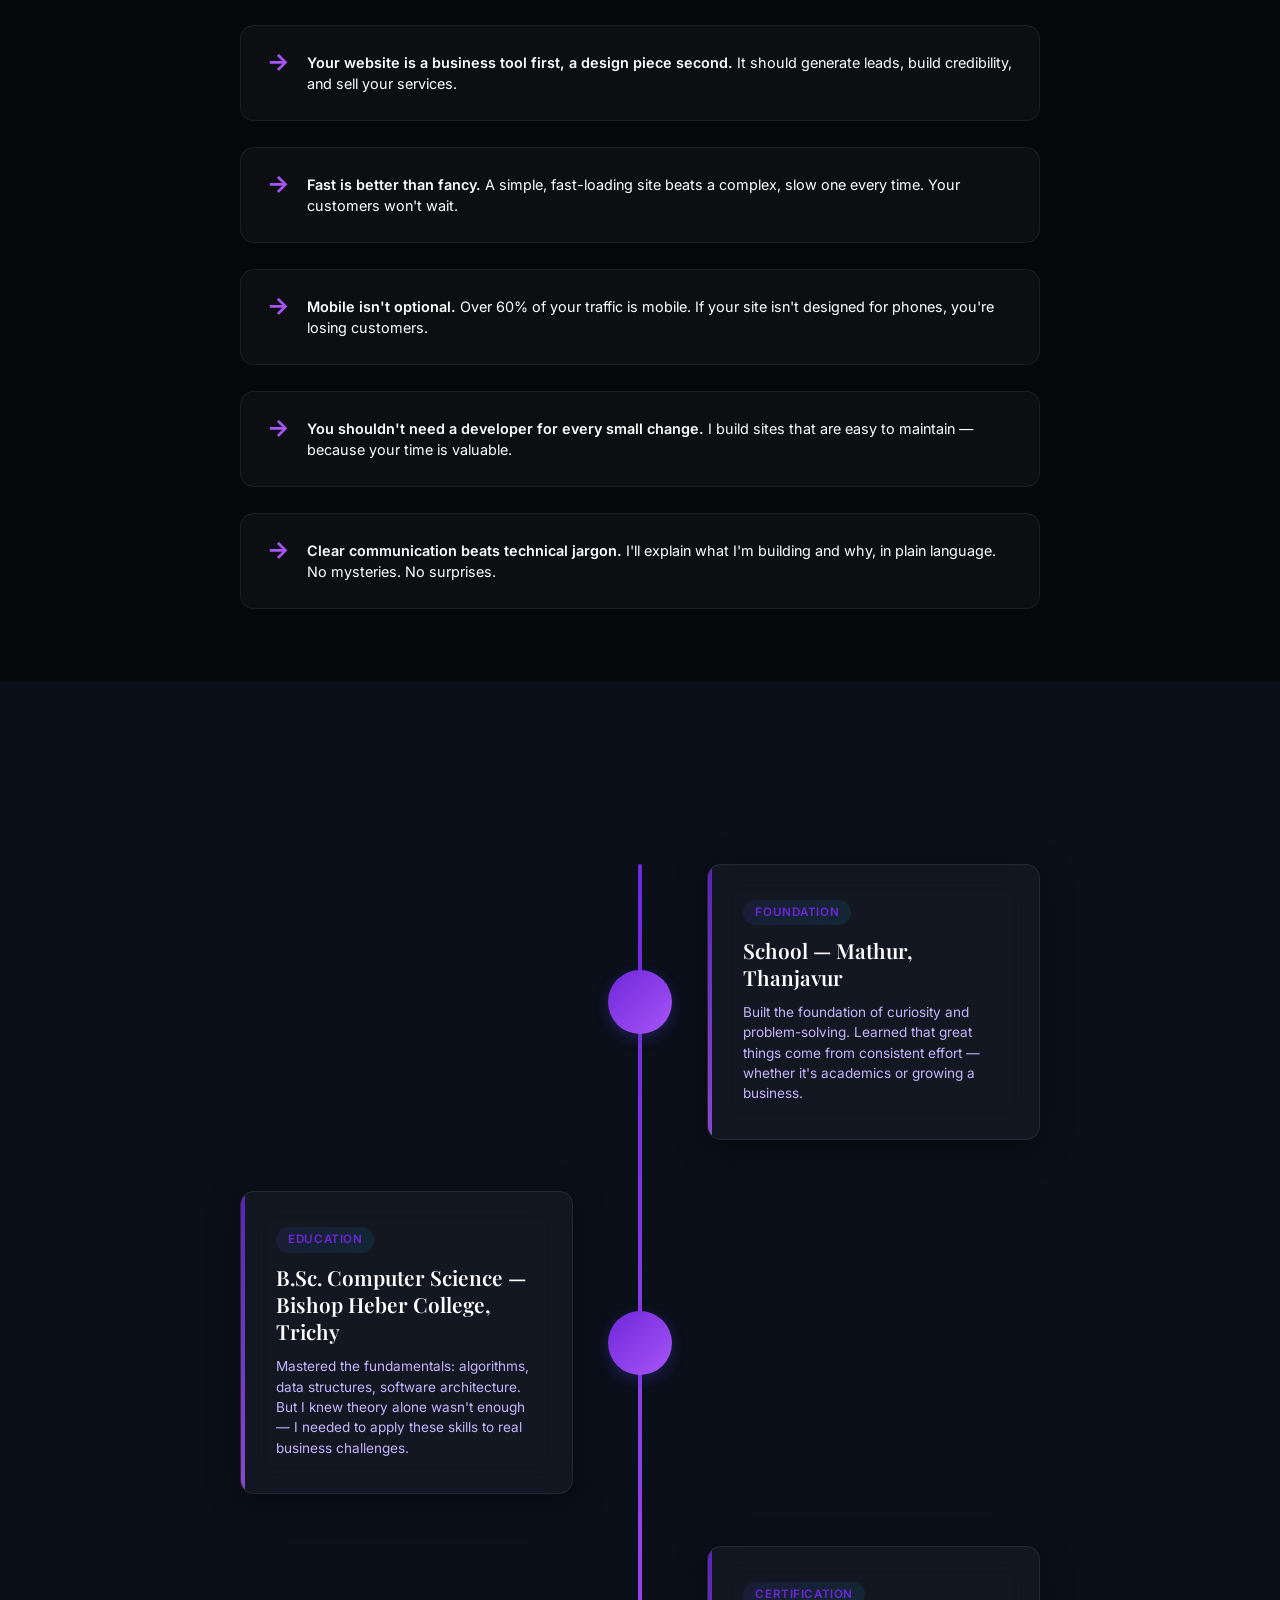
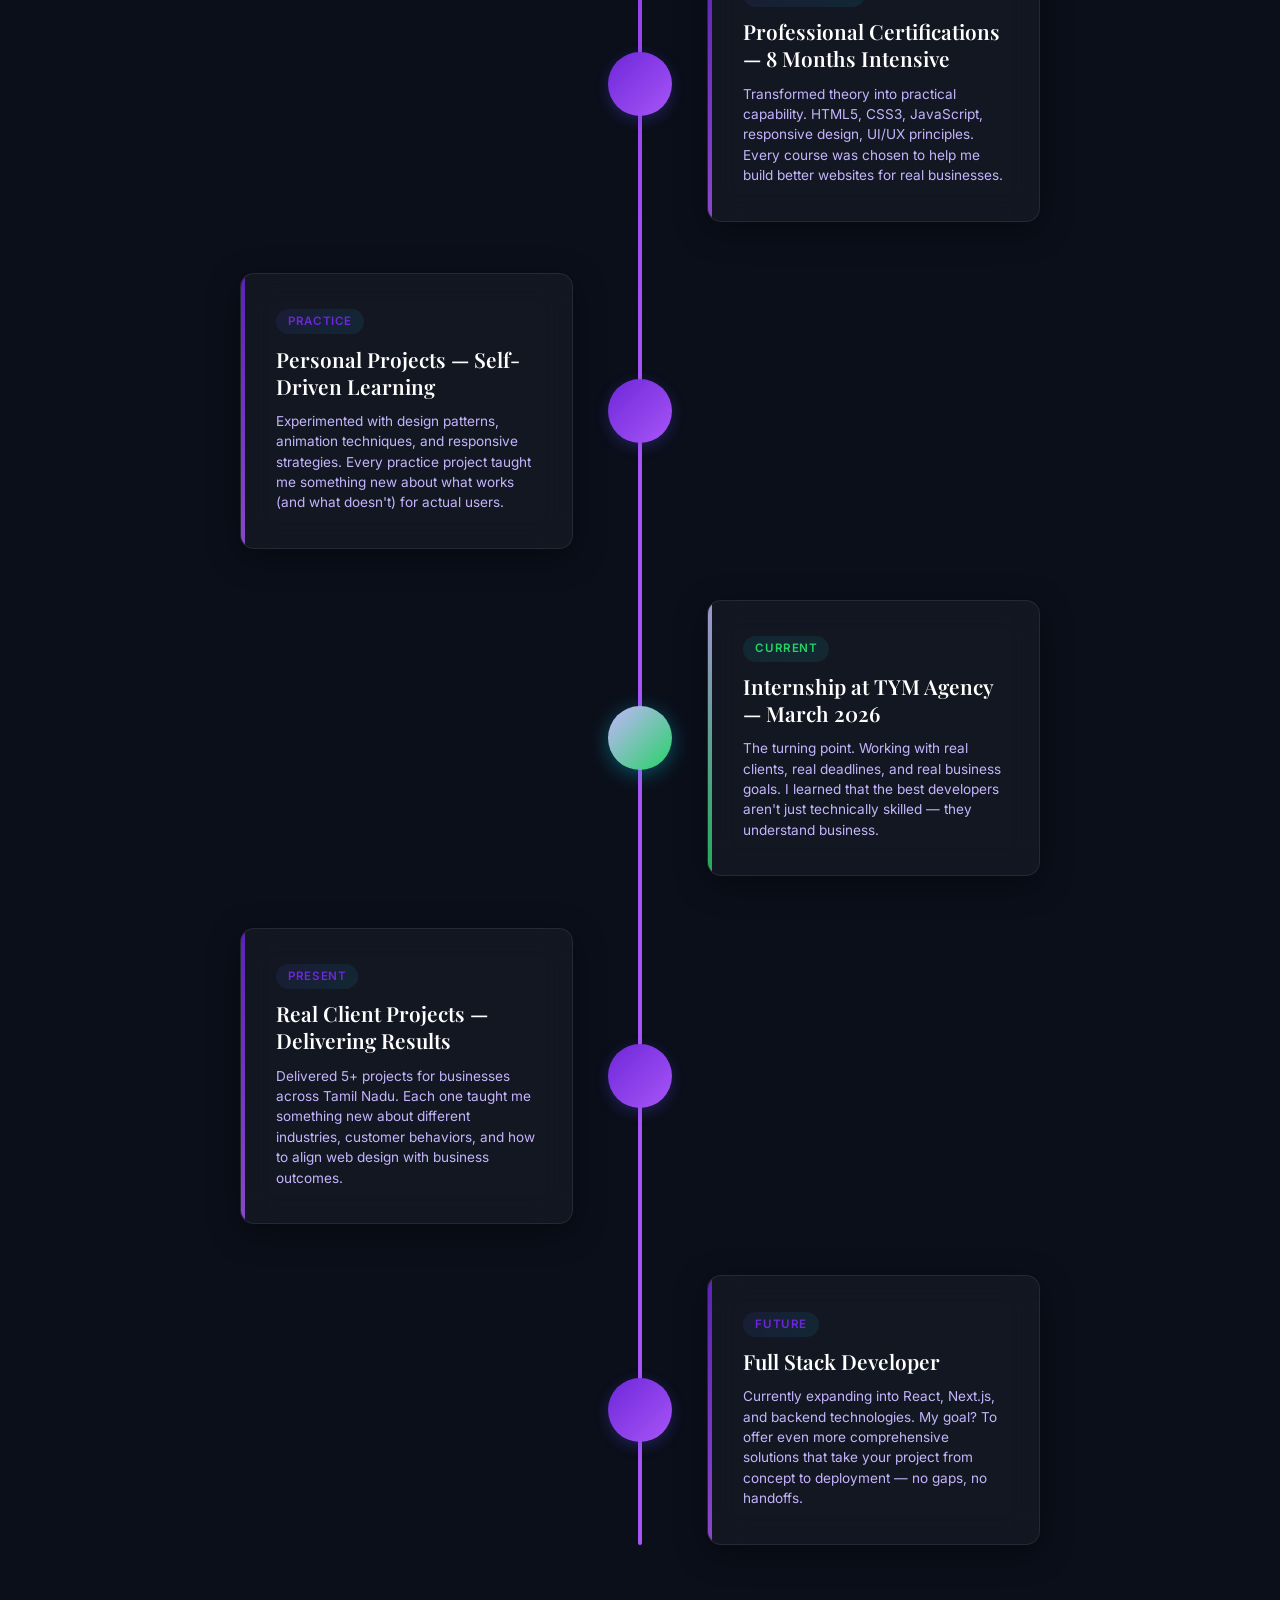
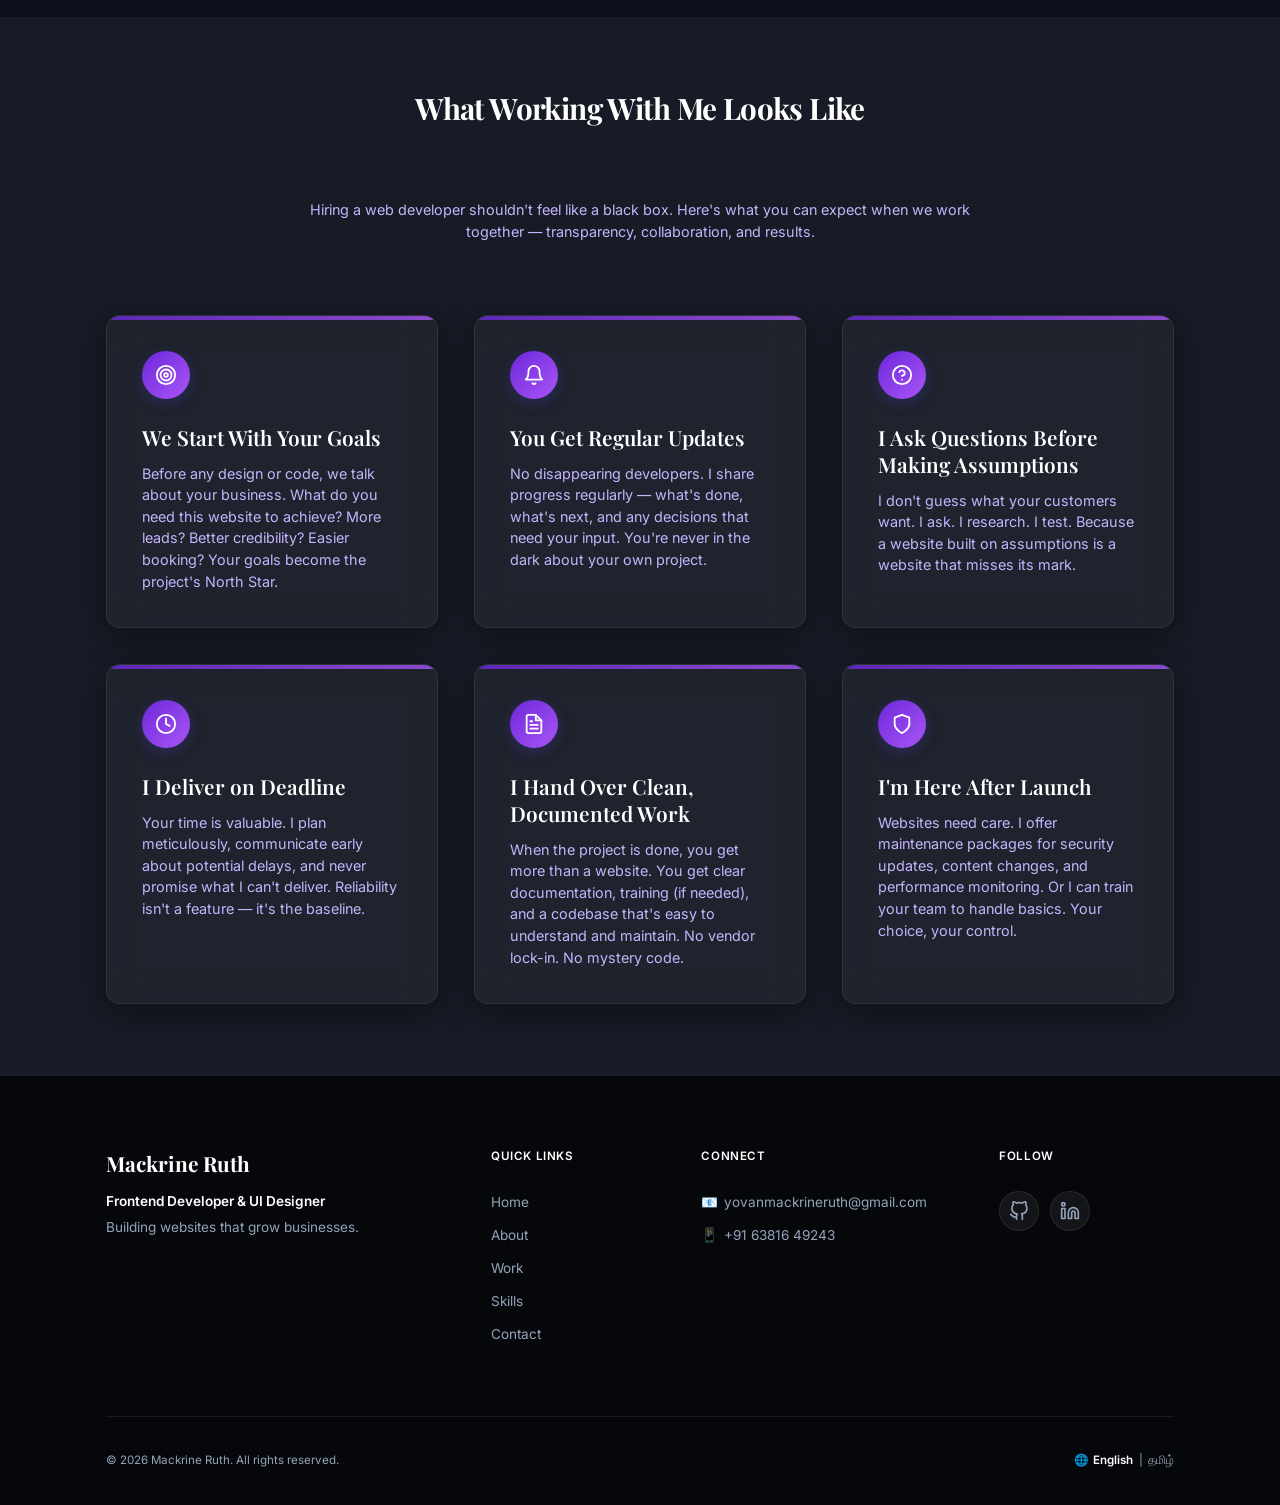
<file: about.html>
<!DOCTYPE html>
<html lang="en">

<head>
    <meta charset="UTF-8">
    <meta name="viewport" content="width=device-width, initial-scale=1.0">
    <meta http-equiv="X-UA-Compatible" content="IE=edge">

    <!-- About Page SEO Meta Tags -->
    <title>About — Mackrine Ruth</title>
    <meta name="description"
        content="Learn about Mackrine Ruth's journey from B.Sc. Computer Science to Frontend Developer Intern at TYM Agency.">
    <meta name="keywords"
        content="about Mackrine Ruth, frontend developer Thanjavur, web developer biography, UI designer Tamil Nadu">
    <meta name="author" content="Mackrine Ruth">
    <meta name="robots" content="index, follow">
    <link rel="canonical" href="https://mackrineruth.dev/about.html">

    <!-- Open Graph / Facebook -->
    <meta property="og:type" content="website">
    <meta property="og:url" content="https://mackrineruth.dev/about.html">
    <meta property="og:title" content="Meet Your Web Developer — Mackrine Ruth">
    <meta property="og:description"
        content="I don't just write code. I solve business problems through thoughtful design and clean development. Here's my story — and why it matters to your project.">
    <meta property="og:image" content="assets/images/mackrine.png">
    <meta property="og:locale" content="en_IN">

    <!-- Twitter -->
    <meta property="twitter:card" content="summary_large_image">
    <meta property="twitter:url" content="https://mackrineruth.dev/about.html">
    <meta property="twitter:title" content="Meet Your Web Developer — Mackrine Ruth">
    <meta property="twitter:description"
        content="I don't just write code. I solve business problems through thoughtful design and clean development. Here's my story — and why it matters to your project.">
    <meta property="twitter:image" content="assets/images/mackrine.png">

    <!-- Preconnect to Google Fonts for Performance -->
    <link rel="preconnect" href="https://fonts.googleapis.com">
    <link rel="preconnect" href="https://fonts.gstatic.com" crossorigin>
    <link
        href="https://fonts.googleapis.com/css2?family=Playfair+Display:wght@400;600;700&family=Inter:wght@300;400;500;600;700&display=swap"
        rel="stylesheet">

    <!-- Main Stylesheet -->
    <link rel="stylesheet" href="css/style.css">
</head>

<body>
    <!-- Skip to main content link -->
    <a href="#main" class="skip-link">Skip to main content</a>

    <!-- 
      ========================================
      GLOBAL HEADER / NAVIGATION (Reused)
      ========================================
    -->
    <header class="site-header" role="banner">
        <div class="container nav-container">
            <nav class="main-nav" role="navigation" aria-label="Main navigation">
                <a href="index.html" class="nav-brand" aria-label="Mackrine Ruth - Home">
                    Mackrine Ruth
                </a>

                <ul class="nav-menu" role="menubar">
                    <li role="none">
                        <a href="index.html" class="nav-link" role="menuitem">Home</a>
                    </li>
                    <li role="none">
                        <a href="about.html" class="nav-link active" aria-current="page" role="menuitem">About</a>
                    </li>
                    <li role="none">
                        <a href="work.html" class="nav-link" role="menuitem">Work</a>
                    </li>
                    <li role="none">
                        <a href="skills.html" class="nav-link" role="menuitem">Skills</a>
                    </li>
                    <li role="none">
                        <a href="contact.html" class="nav-link" role="menuitem">Contact</a>
                    </li>
                </ul>

                <button class="nav-toggle" aria-label="Toggle navigation menu" aria-expanded="false"
                    aria-controls="mobile-drawer" type="button">
                    <span class="hamburger-bar" aria-hidden="true"></span>
                    <span class="hamburger-bar" aria-hidden="true"></span>
                    <span class="hamburger-bar" aria-hidden="true"></span>
                </button>
            </nav>
        </div>

        <div class="mobile-drawer" id="mobile-drawer" role="dialog" aria-label="Mobile navigation" aria-modal="true"
            aria-hidden="true">
            <div class="drawer-overlay" aria-hidden="true"></div>
            <div class="drawer-content">
                <div class="drawer-header">
                    <span class="drawer-brand">Mackrine Ruth</span>
                    <button class="drawer-close" aria-label="Close navigation menu" type="button">
                        <span aria-hidden="true">&times;</span>
                    </button>
                </div>

                <ul class="drawer-menu" role="menu">
                    <li role="none">
                        <a href="index.html" class="drawer-link" role="menuitem">Home</a>
                    </li>
                    <li role="none">
                        <a href="about.html" class="drawer-link active" aria-current="page" role="menuitem">About</a>
                    </li>
                    <li role="none">
                        <a href="work.html" class="drawer-link" role="menuitem">Work</a>
                    </li>
                    <li role="none">
                        <a href="skills.html" class="drawer-link" role="menuitem">Skills</a>
                    </li>
                    <li role="none">
                        <a href="contact.html" class="drawer-link" role="menuitem">Contact</a>
                    </li>
                </ul>

                <div class="drawer-footer">
                    <p class="drawer-contact">
                        <a href="mailto:yovanmackrineruth@gmail.com">yovanmackrineruth@gmail.com</a>
                    </p>
                    <p class="drawer-contact">
                        <a href="tel:+916381649243">+91 63816 49243</a>
                    </p>
                </div>
            </div>
        </div>
    </header>

    <!-- MAIN CONTENT -->
    <main id="main">

        <!-- 
          ========================================
          ABOUT PAGE HERO (Section 3.2)
          ========================================
          - Background: var(--color-bg) #F8FAFC
          - Layout: Centered, generous padding
          - Breadcrumb: Home → About
        -->
        <section class="page-hero about-hero" aria-labelledby="about-hero-heading">
            <div class="container">

                <nav class="breadcrumb" aria-label="Breadcrumb">
                    <ol class="breadcrumb-list">
                        <li class="breadcrumb-item">
                            <a href="index.html">Home</a>
                        </li>
                        <li class="breadcrumb-item" aria-current="page">
                            <span>About</span>
                        </li>
                    </ol>
                </nav>

                <h1 id="about-hero-heading" class="page-hero-title">
                    Nice to Meet You.<br>
                    <span class="text-gradient">I'm Mackrine Ruth.</span>
                </h1>

                <p class="page-hero-subtitle">
                    A Frontend Developer and UI Designer who believes your website should be your hardest-working
                    employee.
                </p>

            </div>
        </section>

        <!-- 
          ========================================
          STORY SECTION (Section 3.3)
          ========================================
          - Layout: Two-column (50/50), stacks on mobile
          - Left: Profile photo with gradient border and decorative shapes
          - Right: 5-paragraph bio narrative
        -->
        <section id="story" class="story-section" aria-labelledby="story-heading">
            <div class="container">
                <div class="story-grid">

                    <!-- Left: Profile Image -->
                    <div class="story-image-wrapper">
                        <div class="story-image-container">
                            <div class="deco-shape deco-1" aria-hidden="true"></div>
                            <div class="deco-shape deco-2" aria-hidden="true"></div>
                            <div class="profile-frame profile-frame--story">
                                <img src="assets/images/mackrine.png" alt="Mackrine Ruth professional portrait"
                                    class="profile-image" width="400" height="400" loading="lazy">
                            </div>
                        </div>
                    </div>

                    <!-- Right: Bio Narrative -->
                    <div class="story-content">
                        <h2 id="story-heading" class="section-title section-title--left">I Started Because I Saw a
                            Problem</h2>

                        <div class="story-body">
                            <p>
                                Growing up in <strong>Mathur, Thanjavur</strong>, I watched local businesses struggle
                                with their online presence. Beautiful stores. Excellent services. Loyal customers. But
                                their websites? Slow. Outdated. Impossible to use on phones. Invisible on Google.
                            </p>

                            <p>
                                These businesses were losing customers — not because they weren't great at what they
                                did, but because their websites were failing them.
                            </p>

                            <p>
                                That's why I became a web developer. Not to write code for the sake of it, but to help
                                businesses like yours succeed online.
                            </p>

                            <p>
                                After completing my <strong>B.Sc. Computer Science at Bishop Heber College,
                                    Trichy</strong>, I didn't stop at graduation. I spent eight months in intensive
                                certification courses — including Java certification — because I knew that theoretical
                                knowledge wasn't enough. I needed real, practical skills to solve real business
                                problems.
                            </p>

                            <p>
                                In <strong>March 2026</strong>, I joined <strong>TYM Agency</strong> as a Web
                                Development Intern. Since then, I've worked with real clients — boutiques, artists,
                                event planners, jewellers, hardware stores — and learned that every business has unique
                                challenges. The one thing they share? They all need a website that actually works for
                                them.
                            </p>
                        </div>

                        <!-- Quick Facts -->
                        <dl class="quick-facts">
                            <div class="fact-item">
                                <dt class="fact-icon" aria-hidden="true">📍</dt>
                                <dd><strong>Based in:</strong> Mathur, Thanjavur, Tamil Nadu</dd>
                            </div>
                            <div class="fact-item">
                                <dt class="fact-icon" aria-hidden="true">🎓</dt>
                                <dd><strong>Education:</strong> B.Sc. Computer Science, Bishop Heber College</dd>
                            </div>
                            <div class="fact-item">
                                <dt class="fact-icon" aria-hidden="true">📜</dt>
                                <dd><strong>Certified:</strong> Java + Professional Web Development Courses</dd>
                            </div>
                            <div class="fact-item">
                                <dt class="fact-icon" aria-hidden="true">💼</dt>
                                <dd><strong>Experience:</strong> Frontend Developer Intern, TYM Agency (since March
                                    2026)</dd>
                            </div>
                            <div class="fact-item">
                                <dt class="fact-icon" aria-hidden="true">🚀</dt>
                                <dd><strong>Currently:</strong> Building real client websites and learning React/Next.js
                                </dd>
                            </div>
                            <div class="fact-item">
                                <dt class="fact-icon" aria-hidden="true">🌱</dt>
                                <dd><strong>Fun fact:</strong> I'm also a mehendi artist and gardener</dd>
                            </div>
                        </dl>
                    </div>

                </div>
            </div>
        </section>

        <!-- 
          ========================================
          PHILOSOPHY / VALUES SECTION
          ========================================
          - Background: var(--color-dark) #0F172A
          - 5 belief statements with arrow markers
        -->
        <section id="philosophy" class="philosophy-section" aria-labelledby="philosophy-heading">
            <div class="container">
                <h2 id="philosophy-heading" class="section-title section-title--light">Here's What I Believe</h2>

                <div class="philosophy-content">
                    <ul class="philosophy-list" role="list">
                        <li class="philosophy-item">
                            <span class="philosophy-arrow" aria-hidden="true">→</span>
                            <p><strong>Your website is a business tool first, a design piece second.</strong> It should
                                generate leads, build credibility, and sell your services.</p>
                        </li>
                        <li class="philosophy-item">
                            <span class="philosophy-arrow" aria-hidden="true">→</span>
                            <p><strong>Fast is better than fancy.</strong> A simple, fast-loading site beats a complex,
                                slow one every time. Your customers won't wait.</p>
                        </li>
                        <li class="philosophy-item">
                            <span class="philosophy-arrow" aria-hidden="true">→</span>
                            <p><strong>Mobile isn't optional.</strong> Over 60% of your traffic is mobile. If your site
                                isn't designed for phones, you're losing customers.</p>
                        </li>
                        <li class="philosophy-item">
                            <span class="philosophy-arrow" aria-hidden="true">→</span>
                            <p><strong>You shouldn't need a developer for every small change.</strong> I build sites
                                that are easy to maintain — because your time is valuable.</p>
                        </li>
                        <li class="philosophy-item">
                            <span class="philosophy-arrow" aria-hidden="true">→</span>
                            <p><strong>Clear communication beats technical jargon.</strong> I'll explain what I'm
                                building and why, in plain language. No mysteries. No surprises.</p>
                        </li>
                    </ul>
                </div>
            </div>
        </section>

        <!-- 
          ========================================
          JOURNEY TIMELINE (Section 3.4)
          ========================================
          - Vertical timeline with alternating left/right cards (desktop)
          - Single column on mobile
          - Gradient line connecting milestones
          - Current step (Internship): pulsing animation
        -->
        <section id="journey" class="journey-section" aria-labelledby="journey-heading">
            <div class="container">
                <h2 id="journey-heading" class="section-title">My Path to Helping Businesses Like Yours</h2>

                <ol class="journey-timeline" role="list">

                    <div class="timeline-track" aria-hidden="true"></div>

                    <!-- Milestone 1: School -->
                    <li class="journey-item" role="listitem">
                        <div class="journey-node" aria-hidden="true"></div>
                        <article class="journey-card">
                            <span class="journey-period">Foundation</span>
                            <h3 class="journey-title">School — Mathur, Thanjavur</h3>
                            <p class="journey-body">Built the foundation of curiosity and problem-solving. Learned that
                                great things come from consistent effort — whether it's academics or growing a business.
                            </p>
                        </article>
                    </li>

                    <!-- Milestone 2: B.Sc. -->
                    <li class="journey-item" role="listitem">
                        <div class="journey-node" aria-hidden="true"></div>
                        <article class="journey-card">
                            <span class="journey-period">Education</span>
                            <h3 class="journey-title">B.Sc. Computer Science — Bishop Heber College, Trichy</h3>
                            <p class="journey-body">Mastered the fundamentals: algorithms, data structures, software
                                architecture. But I knew theory alone wasn't enough — I needed to apply these skills to
                                real business challenges.</p>
                        </article>
                    </li>

                    <!-- Milestone 3: Certifications -->
                    <li class="journey-item" role="listitem">
                        <div class="journey-node" aria-hidden="true"></div>
                        <article class="journey-card">
                            <span class="journey-period">Certification</span>
                            <h3 class="journey-title">Professional Certifications — 8 Months Intensive</h3>
                            <p class="journey-body">Transformed theory into practical capability. HTML5, CSS3,
                                JavaScript, responsive design, UI/UX principles. Every course was chosen to help me
                                build better websites for real businesses.</p>
                        </article>
                    </li>

                    <!-- Milestone 4: Personal Projects -->
                    <li class="journey-item" role="listitem">
                        <div class="journey-node" aria-hidden="true"></div>
                        <article class="journey-card">
                            <span class="journey-period">Practice</span>
                            <h3 class="journey-title">Personal Projects — Self-Driven Learning</h3>
                            <p class="journey-body">Experimented with design patterns, animation techniques, and
                                responsive strategies. Every practice project taught me something new about what works
                                (and what doesn't) for actual users.</p>
                        </article>
                    </li>

                    <!-- Milestone 5: Internship (Current - Pulsing) -->
                    <li class="journey-item journey-item--current" role="listitem">
                        <div class="journey-node journey-node--current" aria-hidden="true">
                            <span class="node-pulse" aria-hidden="true"></span>
                        </div>
                        <article class="journey-card">
                            <span class="journey-period journey-period--current">Current</span>
                            <h3 class="journey-title">Internship at TYM Agency — March 2026</h3>
                            <p class="journey-body">The turning point. Working with real clients, real deadlines, and
                                real business goals. I learned that the best developers aren't just technically skilled
                                — they understand business.</p>
                        </article>
                    </li>

                    <!-- Milestone 6: Real Client Projects -->
                    <li class="journey-item" role="listitem">
                        <div class="journey-node" aria-hidden="true"></div>
                        <article class="journey-card">
                            <span class="journey-period">Present</span>
                            <h3 class="journey-title">Real Client Projects — Delivering Results</h3>
                            <p class="journey-body">Delivered 5+ projects for businesses across Tamil Nadu. Each one
                                taught me something new about different industries, customer behaviors, and how to align
                                web design with business outcomes.</p>
                        </article>
                    </li>

                    <!-- Milestone 7: Future Goal -->
                    <li class="journey-item" role="listitem">
                        <div class="journey-node" aria-hidden="true"></div>
                        <article class="journey-card">
                            <span class="journey-period">Future</span>
                            <h3 class="journey-title">Full Stack Developer</h3>
                            <p class="journey-body">Currently expanding into React, Next.js, and backend technologies.
                                My goal? To offer even more comprehensive solutions that take your project from concept
                                to deployment — no gaps, no handoffs.</p>
                        </article>
                    </li>

                </ol>
            </div>
        </section>

        <!-- 
          ========================================
          WHY WORK WITH ME — PARTNERSHIP (Section 3.6)
          ========================================
          - Layout: 2×3 grid
          - Icon + title + description cards
        -->
        <section id="partnership" class="partnership-section" aria-labelledby="partnership-heading">
            <div class="container">
                <h2 id="partnership-heading" class="section-title">What Working With Me Looks Like</h2>

                <p class="section-intro">
                    Hiring a web developer shouldn't feel like a black box. Here's what you can expect when we work
                    together — transparency, collaboration, and results.
                </p>

                <div class="partnership-grid">

                    <article class="partnership-card">
                        <div class="partnership-icon" aria-hidden="true">
                            <svg width="24" height="24" viewBox="0 0 24 24" fill="none" stroke="currentColor"
                                stroke-width="2" stroke-linecap="round" stroke-linejoin="round">
                                <circle cx="12" cy="12" r="10" />
                                <circle cx="12" cy="12" r="6" />
                                <circle cx="12" cy="12" r="2" />
                            </svg>
                        </div>
                        <h3 class="partnership-title">We Start With Your Goals</h3>
                        <p class="partnership-body">Before any design or code, we talk about your business. What do you
                            need this website to achieve? More leads? Better credibility? Easier booking? Your goals
                            become the project's North Star.</p>
                    </article>

                    <article class="partnership-card">
                        <div class="partnership-icon" aria-hidden="true">
                            <svg width="24" height="24" viewBox="0 0 24 24" fill="none" stroke="currentColor"
                                stroke-width="2" stroke-linecap="round" stroke-linejoin="round">
                                <path d="M6 8a6 6 0 0 1 12 0c0 7 3 9 3 9H3s3-2 3-9" />
                                <path d="M10.3 21a1.94 1.94 0 0 0 3.4 0" />
                            </svg>
                        </div>
                        <h3 class="partnership-title">You Get Regular Updates</h3>
                        <p class="partnership-body">No disappearing developers. I share progress regularly — what's
                            done, what's next, and any decisions that need your input. You're never in the dark about
                            your own project.</p>
                    </article>

                    <article class="partnership-card">
                        <div class="partnership-icon" aria-hidden="true">
                            <svg width="24" height="24" viewBox="0 0 24 24" fill="none" stroke="currentColor"
                                stroke-width="2" stroke-linecap="round" stroke-linejoin="round">
                                <circle cx="12" cy="12" r="10" />
                                <path d="M9.09 9a3 3 0 0 1 5.83 1c0 2-3 3-3 3" />
                                <line x1="12" y1="17" x2="12.01" y2="17" />
                            </svg>
                        </div>
                        <h3 class="partnership-title">I Ask Questions Before Making Assumptions</h3>
                        <p class="partnership-body">I don't guess what your customers want. I ask. I research. I test.
                            Because a website built on assumptions is a website that misses its mark.</p>
                    </article>

                    <article class="partnership-card">
                        <div class="partnership-icon" aria-hidden="true">
                            <svg width="24" height="24" viewBox="0 0 24 24" fill="none" stroke="currentColor"
                                stroke-width="2" stroke-linecap="round" stroke-linejoin="round">
                                <circle cx="12" cy="12" r="10" />
                                <polyline points="12 6 12 12 16 14" />
                            </svg>
                        </div>
                        <h3 class="partnership-title">I Deliver on Deadline</h3>
                        <p class="partnership-body">Your time is valuable. I plan meticulously, communicate early about
                            potential delays, and never promise what I can't deliver. Reliability isn't a feature — it's
                            the baseline.</p>
                    </article>

                    <article class="partnership-card">
                        <div class="partnership-icon" aria-hidden="true">
                            <svg width="24" height="24" viewBox="0 0 24 24" fill="none" stroke="currentColor"
                                stroke-width="2" stroke-linecap="round" stroke-linejoin="round">
                                <path d="M14 2H6a2 2 0 0 0-2 2v16a2 2 0 0 0 2 2h12a2 2 0 0 0 2-2V8z" />
                                <polyline points="14 2 14 8 20 8" />
                                <line x1="16" y1="13" x2="8" y2="13" />
                                <line x1="16" y1="17" x2="8" y2="17" />
                                <polyline points="10 9 9 9 8 9" />
                            </svg>
                        </div>
                        <h3 class="partnership-title">I Hand Over Clean, Documented Work</h3>
                        <p class="partnership-body">When the project is done, you get more than a website. You get clear
                            documentation, training (if needed), and a codebase that's easy to understand and maintain.
                            No vendor lock-in. No mystery code.</p>
                    </article>

                    <article class="partnership-card">
                        <div class="partnership-icon" aria-hidden="true">
                            <svg width="24" height="24" viewBox="0 0 24 24" fill="none" stroke="currentColor"
                                stroke-width="2" stroke-linecap="round" stroke-linejoin="round">
                                <path d="M12 22s8-4 8-10V5l-8-3-8 3v7c0 6 8 10 8 10z" />
                            </svg>
                        </div>
                        <h3 class="partnership-title">I'm Here After Launch</h3>
                        <p class="partnership-body">Websites need care. I offer maintenance packages for security
                            updates, content changes, and performance monitoring. Or I can train your team to handle
                            basics. Your choice, your control.</p>
                    </article>

                </div>
            </div>
        </section>

    </main>

    <!-- 
      ========================================
      GLOBAL FOOTER (Reused)
      ========================================
    -->
    <footer class="site-footer" role="contentinfo">
        <div class="container">
            <div class="footer-grid">
                <div class="footer-brand">
                    <a href="index.html" class="footer-logo">Mackrine Ruth</a>
                    <p class="footer-tagline">Frontend Developer & UI Designer</p>
                    <p class="footer-mission">Building websites that grow businesses.</p>
                </div>

                <nav class="footer-nav" aria-label="Footer navigation">
                    <h3 class="footer-heading">Quick Links</h3>
                    <ul class="footer-links">
                        <li><a href="index.html">Home</a></li>
                        <li><a href="about.html">About</a></li>
                        <li><a href="work.html">Work</a></li>
                        <li><a href="skills.html">Skills</a></li>
                        <li><a href="contact.html">Contact</a></li>
                    </ul>
                </nav>

                <div class="footer-contact">
                    <h3 class="footer-heading">Connect</h3>
                    <ul class="footer-links">
                        <li>
                            <a href="mailto:yovanmackrineruth@gmail.com">
                                <span aria-hidden="true">📧</span>
                                yovanmackrineruth@gmail.com
                            </a>
                        </li>
                        <li>
                            <a href="tel:+916381649243">
                                <span aria-hidden="true">📱</span>
                                +91 63816 49243
                            </a>
                        </li>
                    </ul>
                </div>

                <div class="footer-social">
                    <h3 class="footer-heading">Follow</h3>
                    <ul class="footer-social-links">
                        <li>
                            <a href="https://github.com/macky-2004" target="_blank" rel="noopener noreferrer"
                                aria-label="GitHub Profile">
                                <svg width="20" height="20" viewBox="0 0 24 24" fill="none" stroke="currentColor"
                                    stroke-width="2" stroke-linecap="round" stroke-linejoin="round">
                                    <path
                                        d="M9 19c-5 1.5-5-2.5-7-3m14 6v-3.87a3.37 3.37 0 0 0-.94-2.61c3.14-.35 6.44-1.54 6.44-7A5.44 5.44 0 0 0 20 4.77 5.07 5.07 0 0 0 19.91 1S18.73.65 16 2.48a13.38 13.38 0 0 0-7 0C6.27.65 5.09 1 5.09 1A5.07 5.07 0 0 0 5 4.77a5.44 5.44 0 0 0-1.5 3.78c0 5.42 3.3 6.61 6.44 7A3.37 3.37 0 0 0 9 18.13V22" />
                                </svg>
                            </a>
                        </li>
                        <li>
                            <a href="https://linkedin.com/in/mackrine-ruth-5611002bb" target="_blank"
                                rel="noopener noreferrer" aria-label="LinkedIn Profile">
                                <svg width="20" height="20" viewBox="0 0 24 24" fill="none" stroke="currentColor"
                                    stroke-width="2" stroke-linecap="round" stroke-linejoin="round">
                                    <path
                                        d="M16 8a6 6 0 0 1 6 6v7h-4v-7a2 2 0 0 0-2-2 2 2 0 0 0-2 2v7h-4v-7a6 6 0 0 1 6-6z" />
                                    <rect x="2" y="9" width="4" height="12" />
                                    <circle cx="4" cy="4" r="2" />
                                </svg>
                            </a>
                        </li>
                    </ul>
                </div>
            </div>

            <div class="footer-bottom">
                <p class="footer-copyright">© 2026 Mackrine Ruth. All rights reserved.</p>
                <div class="footer-language">
                    <span class="lang-label" aria-hidden="true">🌐</span>
                    <span class="lang-active">English</span>
                    <span aria-hidden="true">|</span>
                    <a href="#" class="lang-link" lang="ta">தமிழ்</a>
                </div>
            </div>
        </div>
    </footer>

    <!-- JavaScript -->
    <script src="js/main.js"></script>
</body>

</html>
</file>
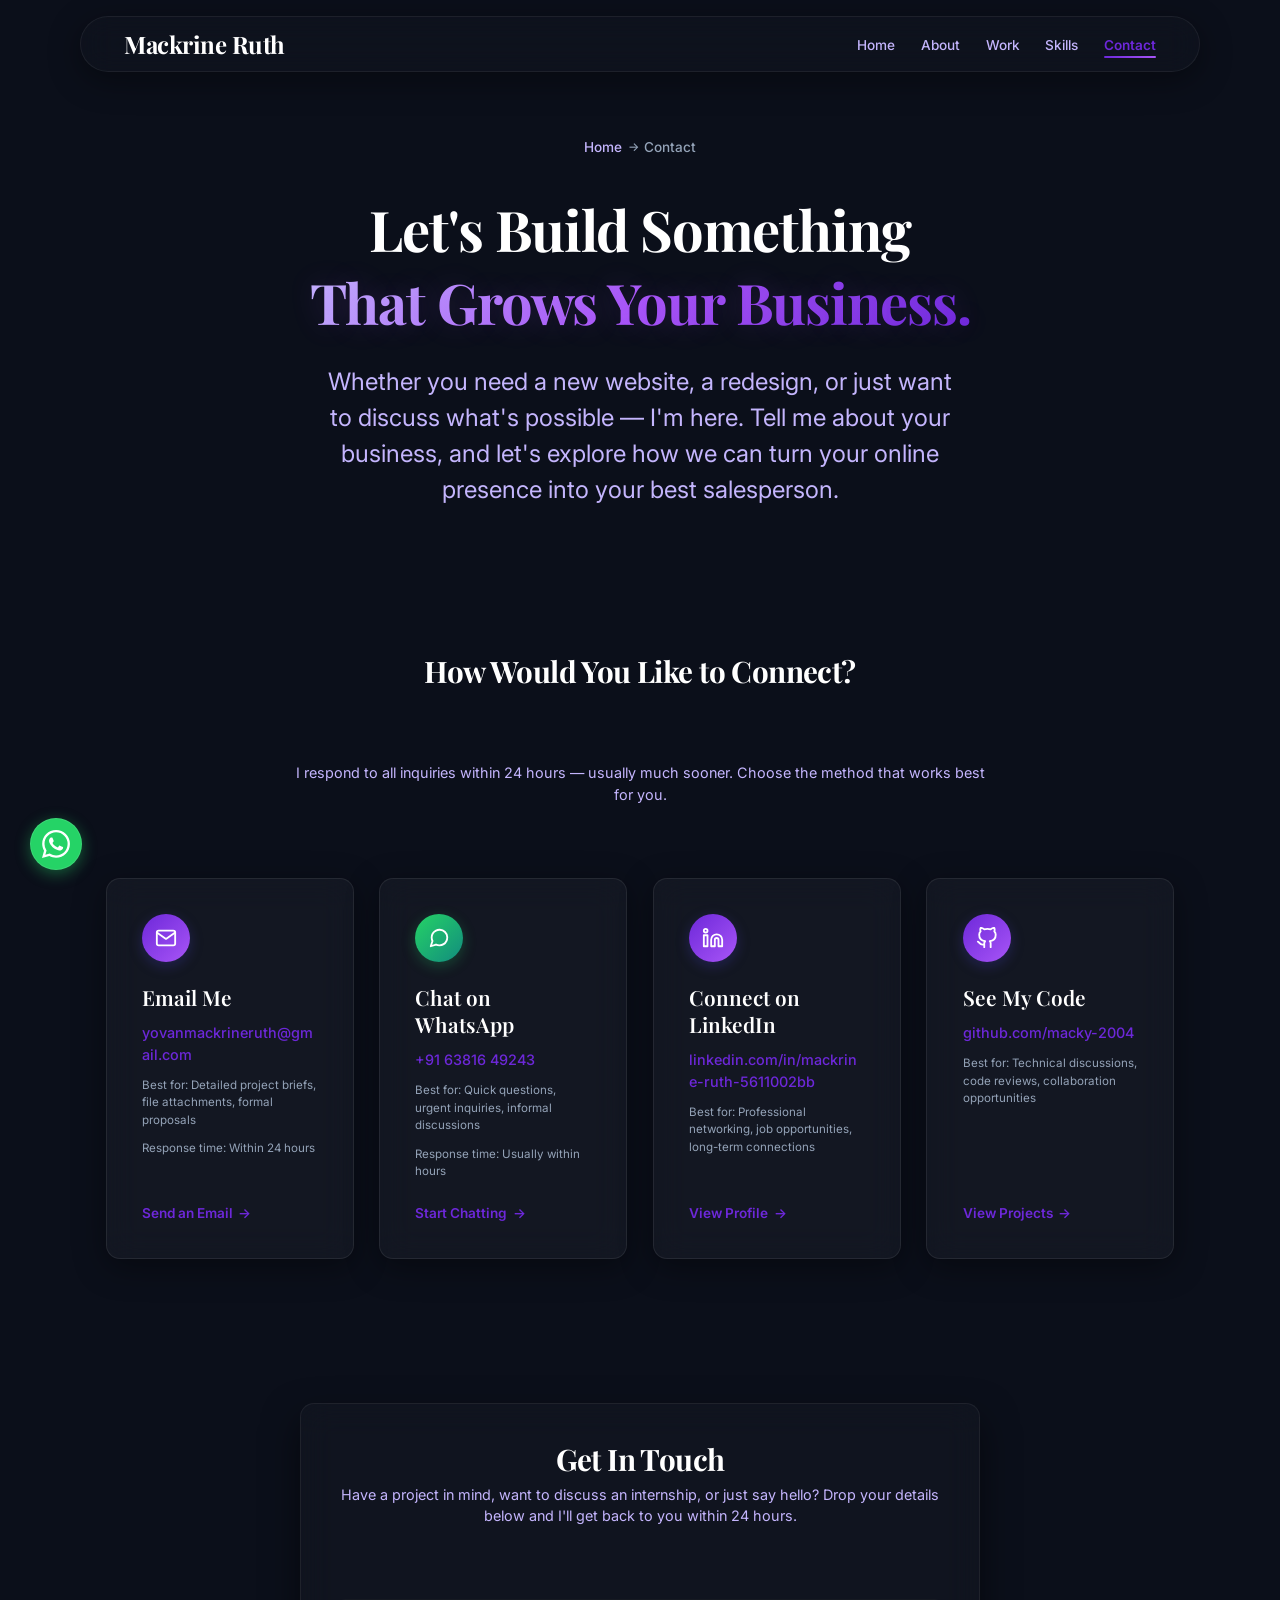
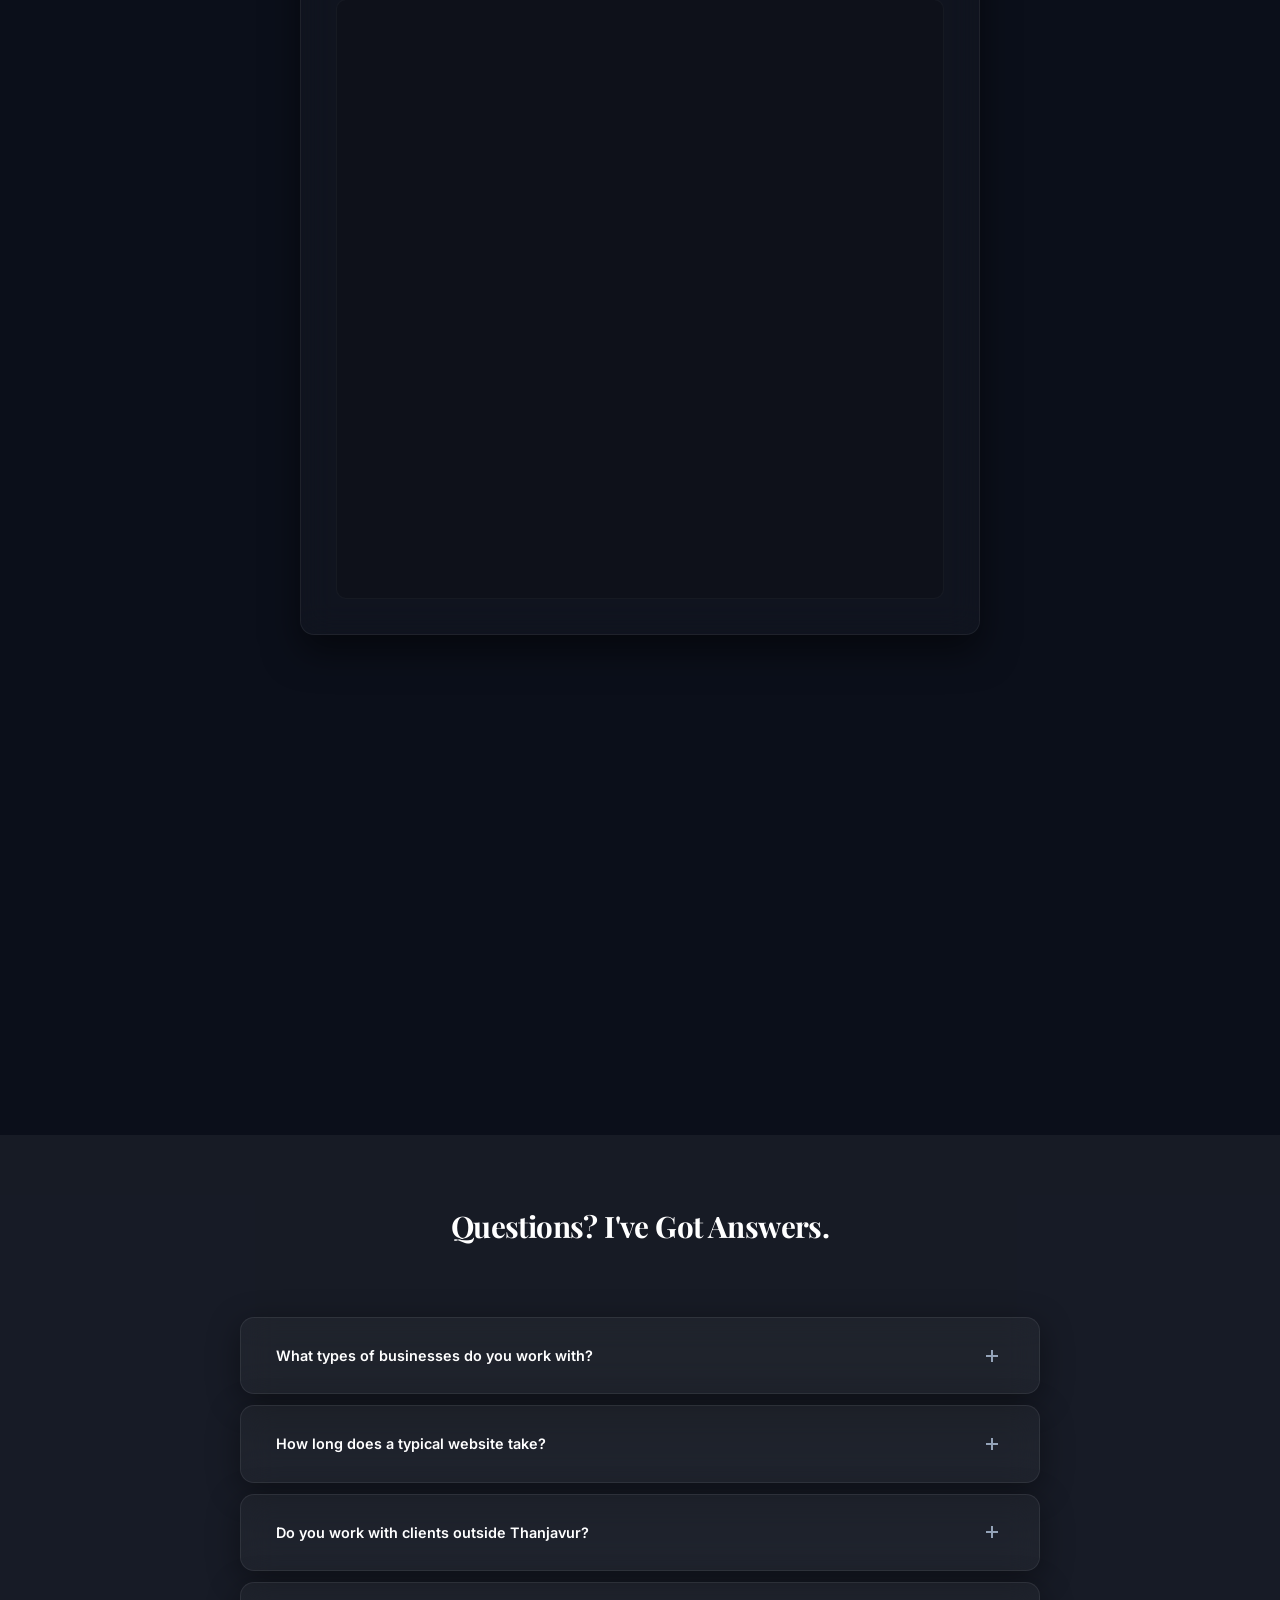
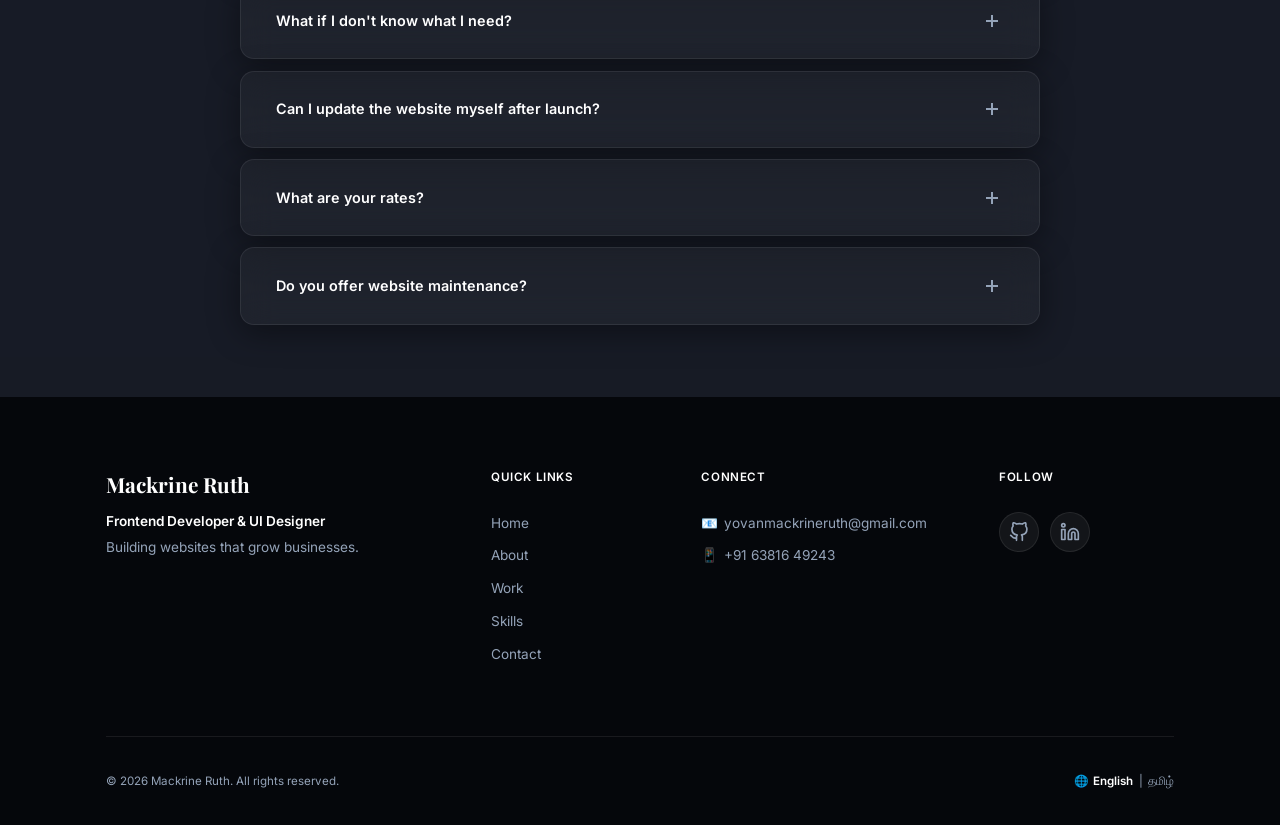
<file: contact.html>
<!DOCTYPE html>
<html lang="en">

<head>
    <meta charset="UTF-8">
    <meta name="viewport" content="width=device-width, initial-scale=1.0">
    <meta http-equiv="X-UA-Compatible" content="IE=edge">

    <!-- Contact Page SEO Meta Tags (Section 6.1) -->
    <title>Let's Talk — Start Your Project Today | Mackrine Ruth</title>
    <meta name="description"
        content="Ready to turn your website into a growth engine? Contact Mackrine Ruth for a free consultation. Fast responses, clear communication, and business-focused web development from Thanjavur, Tamil Nadu.">
    <meta name="keywords"
        content="hire web developer, contact web designer, freelance web developer Thanjavur, website project inquiry, business website consultation">
    <meta name="author" content="Mackrine Ruth">
    <meta name="robots" content="index, follow">
    <link rel="canonical" href="https://mackrineruth.dev/contact.html">

    <!-- Open Graph / Facebook -->
    <meta property="og:type" content="website">
    <meta property="og:url" content="https://mackrineruth.dev/contact.html">
    <meta property="og:title" content="Let's Build Something Great — Contact Mackrine Ruth">
    <meta property="og:description"
        content="Have a project in mind? Let's discuss how we can grow your business through thoughtful web design and development. I respond within hours.">
    <meta property="og:image" content="assets/images/mackrine.png">
    <meta property="og:locale" content="en_IN">

    <!-- Twitter -->
    <meta property="twitter:card" content="summary_large_image">
    <meta property="twitter:url" content="https://mackrineruth.dev/contact.html">
    <meta property="twitter:title" content="Let's Build Something Great — Contact Mackrine Ruth">
    <meta property="twitter:description"
        content="Have a project in mind? Let's discuss how we can grow your business through thoughtful web design and development. I respond within hours.">
    <meta property="twitter:image" content="assets/images/mackrine.png">

    <!-- Preconnect to Google Fonts -->
    <link rel="preconnect" href="https://fonts.googleapis.com">
    <link rel="preconnect" href="https://fonts.gstatic.com" crossorigin>
    <link
        href="https://fonts.googleapis.com/css2?family=Playfair+Display:wght@400;600;700&family=Inter:wght@300;400;500;600;700&display=swap"
        rel="stylesheet">

    <!-- Main Stylesheet -->
    <link rel="stylesheet" href="css/style.css">
</head>

<body>
    <!-- Skip to main content -->
    <a href="#main" class="skip-link">Skip to main content</a>

    <!-- ========================================
         GLOBAL HEADER / NAVIGATION (Reused)
         ======================================== -->
    <header class="site-header" role="banner">
        <div class="container nav-container">
            <nav class="main-nav" role="navigation" aria-label="Main navigation">
                <a href="index.html" class="nav-brand" aria-label="Mackrine Ruth - Home">Mackrine Ruth</a>

                <ul class="nav-menu" role="menubar">
                    <li role="none"><a href="index.html" class="nav-link" role="menuitem">Home</a></li>
                    <li role="none"><a href="about.html" class="nav-link" role="menuitem">About</a></li>
                    <li role="none"><a href="work.html" class="nav-link" role="menuitem">Work</a></li>
                    <li role="none"><a href="skills.html" class="nav-link" role="menuitem">Skills</a></li>
                    <li role="none"><a href="contact.html" class="nav-link active" aria-current="page"
                            role="menuitem">Contact</a></li>
                </ul>

                <button class="nav-toggle" aria-label="Toggle navigation menu" aria-expanded="false"
                    aria-controls="mobile-drawer" type="button">
                    <span class="hamburger-bar" aria-hidden="true"></span>
                    <span class="hamburger-bar" aria-hidden="true"></span>
                    <span class="hamburger-bar" aria-hidden="true"></span>
                </button>
            </nav>
        </div>

        <div class="mobile-drawer" id="mobile-drawer" role="dialog" aria-label="Mobile navigation" aria-modal="true"
            aria-hidden="true">
            <div class="drawer-overlay" aria-hidden="true"></div>
            <div class="drawer-content">
                <div class="drawer-header">
                    <span class="drawer-brand">Mackrine Ruth</span>
                    <button class="drawer-close" aria-label="Close navigation menu" type="button">
                        <span aria-hidden="true">&times;</span>
                    </button>
                </div>
                <ul class="drawer-menu" role="menu">
                    <li role="none"><a href="index.html" class="drawer-link" role="menuitem">Home</a></li>
                    <li role="none"><a href="about.html" class="drawer-link" role="menuitem">About</a></li>
                    <li role="none"><a href="work.html" class="drawer-link" role="menuitem">Work</a></li>
                    <li role="none"><a href="skills.html" class="drawer-link" role="menuitem">Skills</a></li>
                    <li role="none"><a href="contact.html" class="drawer-link active" aria-current="page"
                            role="menuitem">Contact</a></li>
                </ul>
                <div class="drawer-footer">
                    <p class="drawer-contact"><a
                            href="mailto:yovanmackrineruth@gmail.com">yovanmackrineruth@gmail.com</a></p>
                    <p class="drawer-contact"><a href="tel:+916381649243">+91 63816 49243</a></p>
                </div>
            </div>
        </div>
    </header>

    <!-- MAIN CONTENT -->
    <main id="main">

        <!-- ========================================
             CONTACT PAGE HERO (Section 6.2)
             ======================================== -->
        <section class="page-hero contact-hero" aria-labelledby="contact-hero-heading">
            <div class="container">
                <nav class="breadcrumb" aria-label="Breadcrumb">
                    <ol class="breadcrumb-list">
                        <li class="breadcrumb-item"><a href="index.html">Home</a></li>
                        <li class="breadcrumb-item" aria-current="page"><span>Contact</span></li>
                    </ol>
                </nav>

                <h1 id="contact-hero-heading" class="page-hero-title">Let's Build Something <br><span
                        class="text-gradient">That Grows Your Business.</span></h1>

                <p class="page-hero-subtitle">Whether you need a new website, a redesign, or just want to discuss what's
                    possible — I'm here. Tell me about your business, and let's explore how we can turn your online
                    presence into your best salesperson.</p>
            </div>
        </section>

        <!-- ========================================
             CONTACT METHODS (Section 6.3)
             ======================================== -->
        <section id="contact-methods" class="contact-methods-section" aria-labelledby="contact-methods-heading">
            <div class="container">
                <h2 id="contact-methods-heading" class="section-title">How Would You Like to Connect?</h2>

                <p class="section-intro">I respond to all inquiries within 24 hours — usually much sooner. Choose the
                    method that works best for you.</p>

                <div class="contact-methods-grid">

                    <!-- Email -->
                    <article class="contact-method-card">
                        <div class="contact-method-icon" aria-hidden="true">
                            <svg width="24" height="24" viewBox="0 0 24 24" fill="none" stroke="currentColor"
                                stroke-width="2" stroke-linecap="round" stroke-linejoin="round">
                                <path d="M4 4h16c1.1 0 2 .9 2 2v12c0 1.1-.9 2-2 2H4c-1.1 0-2-.9-2-2V6c0-1.1.9-2 2-2z" />
                                <polyline points="22,6 12,13 2,6" />
                            </svg>
                        </div>
                        <h3 class="contact-method-title">Email Me</h3>
                        <a href="mailto:yovanmackrineruth@gmail.com"
                            class="contact-method-value">yovanmackrineruth@gmail.com</a>
                        <p class="contact-method-best">Best for: Detailed project briefs, file attachments, formal
                            proposals</p>
                        <p class="contact-method-time">Response time: Within 24 hours</p>
                        <a href="mailto:yovanmackrineruth@gmail.com" class="contact-method-action">Send an Email <span
                                aria-hidden="true">→</span></a>
                    </article>

                    <!-- WhatsApp -->
                    <article class="contact-method-card">
                        <div class="contact-method-icon contact-method-icon--whatsapp" aria-hidden="true">
                            <svg width="24" height="24" viewBox="0 0 24 24" fill="none" stroke="currentColor"
                                stroke-width="2" stroke-linecap="round" stroke-linejoin="round">
                                <path
                                    d="M21 11.5a8.38 8.38 0 0 1-.9 3.8 8.5 8.5 0 0 1-7.6 4.7 8.38 8.38 0 0 1-3.8-.9L3 21l1.9-5.7a8.38 8.38 0 0 1-.9-3.8 8.5 8.5 0 0 1 4.7-7.6 8.38 8.38 0 0 1 3.8-.9h.5a8.48 8.48 0 0 1 8 8v.5z" />
                            </svg>
                        </div>
                        <h3 class="contact-method-title">Chat on WhatsApp</h3>
                        <a href="https://wa.me/916381649243" class="contact-method-value">+91 63816 49243</a>
                        <p class="contact-method-best">Best for: Quick questions, urgent inquiries, informal discussions
                        </p>
                        <p class="contact-method-time">Response time: Usually within hours</p>
                        <a href="https://wa.me/916381649243" class="contact-method-action">Start Chatting <span
                                aria-hidden="true">→</span></a>
                    </article>

                    <!-- LinkedIn -->
                    <article class="contact-method-card">
                        <div class="contact-method-icon" aria-hidden="true">
                            <svg width="24" height="24" viewBox="0 0 24 24" fill="none" stroke="currentColor"
                                stroke-width="2" stroke-linecap="round" stroke-linejoin="round">
                                <path
                                    d="M16 8a6 6 0 0 1 6 6v7h-4v-7a2 2 0 0 0-2-2 2 2 0 0 0-2 2v7h-4v-7a6 6 0 0 1 6-6z" />
                                <rect x="2" y="9" width="4" height="12" />
                                <circle cx="4" cy="4" r="2" />
                            </svg>
                        </div>
                        <h3 class="contact-method-title">Connect on LinkedIn</h3>
                        <a href="https://linkedin.com/in/mackrine-ruth-5611002bb" target="_blank"
                            rel="noopener noreferrer"
                            class="contact-method-value">linkedin.com/in/mackrine-ruth-5611002bb</a>
                        <p class="contact-method-best">Best for: Professional networking, job opportunities, long-term
                            connections</p>
                        <a href="https://linkedin.com/in/mackrine-ruth-5611002bb" target="_blank"
                            rel="noopener noreferrer" class="contact-method-action">View Profile <span
                                aria-hidden="true">→</span></a>
                    </article>

                    <!-- GitHub -->
                    <article class="contact-method-card">
                        <div class="contact-method-icon" aria-hidden="true">
                            <svg width="24" height="24" viewBox="0 0 24 24" fill="none" stroke="currentColor"
                                stroke-width="2" stroke-linecap="round" stroke-linejoin="round">
                                <path
                                    d="M9 19c-5 1.5-5-2.5-7-3m14 6v-3.87a3.37 3.37 0 0 0-.94-2.61c3.14-.35 6.44-1.54 6.44-7A5.44 5.44 0 0 0 20 4.77 5.07 5.07 0 0 0 19.91 1S18.73.65 16 2.48a13.38 13.38 0 0 0-7 0C6.27.65 5.09 1 5.09 1A5.07 5.07 0 0 0 5 4.77a5.44 5.44 0 0 0-1.5 3.78c0 5.42 3.3 6.61 6.44 7A3.37 3.37 0 0 0 9 18.13V22" />
                            </svg>
                        </div>
                        <h3 class="contact-method-title">See My Code</h3>
                        <a href="https://github.com/macky-2004" target="_blank" rel="noopener noreferrer"
                            class="contact-method-value">github.com/macky-2004</a>
                        <p class="contact-method-best">Best for: Technical discussions, code reviews, collaboration
                            opportunities</p>
                        <a href="https://github.com/macky-2004" target="_blank" rel="noopener noreferrer"
                            class="contact-method-action">View Projects <span aria-hidden="true">→</span></a>
                    </article>

                </div>
            </div>
        </section>

        <!-- ========================================
             PROJECT INQUIRY FORM (Section 6.4)
             ======================================== -->
        <section id="inquiry-form" class="inquiry-section" aria-labelledby="inquiry-heading">
            <div class="container">
                <div class="inquiry-card-wrapper reveal-hidden">
                    
                    <div class="inquiry-card-header">
                        <h2 id="inquiry-heading" class="section-title">Get In Touch</h2>
                        <p class="section-intro">Have a project in mind, want to discuss an internship, or just say hello? Drop your details below and I'll get back to you within 24 hours.</p>
                    </div>

                    <div class="google-form-container">
                        <iframe 
                            src="https://docs.google.com/forms/d/e/1FAIpQLSeKtajD6So1K9HKu1at5S31ZOvTRq8Sy-qaVQqWu9jfCs6j4g/viewform?embedded=true" 
                            width="100%" 
                            height="600" 
                            frameborder="0" 
                            marginheight="0" 
                            marginwidth="0"
                            class="google-form-iframe"
                            title="Mackrine Ruth Project Inquiry Form"
                        >
                            Loading…
                        </iframe>
                    </div>

                </div>
            </div>
        </section>

        <!-- ========================================
             RESUME DOWNLOAD (Section 6.5)
             ======================================== -->
        <section id="resume" class="resume-section" aria-labelledby="resume-heading">
            <div class="container">
                <div class="resume-card">
                    <div class="resume-content">
                        <h2 id="resume-heading" class="resume-title">Hiring for a Team? Download My Resume</h2>
                        <p class="resume-body">If you're a recruiter or hiring manager looking for a detail-oriented,
                            business-focused Frontend Developer, I'd love to explore opportunities with your team.</p>
                    </div>
                    <a href="assets/resume/mackrine-ruth-resume.pdf" class="btn btn-primary" download>
                        📄 Download Resume (PDF)
                        <span aria-hidden="true">→</span>
                    </a>
                </div>
            </div>
        </section>

        <!-- ========================================
             FAQ SECTION (Section 6.6)
             ======================================== -->
        <section id="faq" class="faq-section" aria-labelledby="faq-heading">
            <div class="container">
                <h2 id="faq-heading" class="section-title">Questions? I've Got Answers.</h2>

                <div class="faq-list">

                    <details class="faq-item">
                        <summary class="faq-question">
                            What types of businesses do you work with?
                            <span class="faq-icon" aria-hidden="true"></span>
                        </summary>
                        <div class="faq-answer">
                            <p>I specialize in small businesses and startups across Tamil Nadu — boutiques, restaurants,
                                service providers, creative professionals, event planners, and more. If you need a
                                website that attracts customers and builds credibility, I can help.</p>
                        </div>
                    </details>

                    <details class="faq-item">
                        <summary class="faq-question">
                            How long does a typical website take?
                            <span class="faq-icon" aria-hidden="true"></span>
                        </summary>
                        <div class="faq-answer">
                            <p>A standard business website typically takes 2-4 weeks from our first conversation to
                                launch. Complex projects (multi-page sites with custom features) may take 4-6 weeks. I
                                provide a detailed timeline after understanding your specific needs.</p>
                        </div>
                    </details>

                    <details class="faq-item">
                        <summary class="faq-question">
                            Do you work with clients outside Thanjavur?
                            <span class="faq-icon" aria-hidden="true"></span>
                        </summary>
                        <div class="faq-answer">
                            <p>Absolutely! While I'm based in Mathur, Thanjavur, I work with clients across Tamil Nadu
                                and beyond. Video calls, WhatsApp, email — modern tools make remote collaboration
                                seamless. Many of my clients are in Trichy, Chennai, and Coimbatore.</p>
                        </div>
                    </details>

                    <details class="faq-item">
                        <summary class="faq-question">
                            What if I don't know what I need?
                            <span class="faq-icon" aria-hidden="true"></span>
                        </summary>
                        <div class="faq-answer">
                            <p>That's perfectly normal — and exactly why we start with a discovery conversation. I'll
                                ask questions about your business, your customers, and your goals. Then I'll recommend
                                the best approach. No technical knowledge required from your side.</p>
                        </div>
                    </details>

                    <details class="faq-item">
                        <summary class="faq-question">
                            Can I update the website myself after launch?
                            <span class="faq-icon" aria-hidden="true"></span>
                        </summary>
                        <div class="faq-answer">
                            <p>Yes. I build sites with clean, documented code and provide clear instructions for basic
                                updates (text changes, image swaps, etc.). For more complex changes, I'm available for
                                ongoing maintenance or can train your team.</p>
                        </div>
                    </details>

                    <details class="faq-item">
                        <summary class="faq-question">
                            What are your rates?
                            <span class="faq-icon" aria-hidden="true"></span>
                        </summary>
                        <div class="faq-answer">
                            <p>Rates depend on project scope, complexity, and timeline. I offer competitive pricing for
                                small businesses in Tamil Nadu. After our initial consultation, I'll provide a detailed
                                quote with no hidden costs. I also offer flexible payment plans for larger projects.</p>
                        </div>
                    </details>

                    <details class="faq-item">
                        <summary class="faq-question">
                            Do you offer website maintenance?
                            <span class="faq-icon" aria-hidden="true"></span>
                        </summary>
                        <div class="faq-answer">
                            <p>Yes. I offer monthly maintenance packages that include security updates, performance
                                monitoring, content updates, and regular backups. Or I can handle updates on an
                                as-needed basis. Your choice.</p>
                        </div>
                    </details>

                </div>
            </div>
        </section>

    </main>

    <!-- ========================================
         GLOBAL FOOTER (Reused)
         ======================================== -->
    <footer class="site-footer" role="contentinfo">
        <div class="container">
            <div class="footer-grid">
                <div class="footer-brand">
                    <a href="index.html" class="footer-logo">Mackrine Ruth</a>
                    <p class="footer-tagline">Frontend Developer & UI Designer</p>
                    <p class="footer-mission">Building websites that grow businesses.</p>
                </div>
                <nav class="footer-nav" aria-label="Footer navigation">
                    <h3 class="footer-heading">Quick Links</h3>
                    <ul class="footer-links">
                        <li><a href="index.html">Home</a></li>
                        <li><a href="about.html">About</a></li>
                        <li><a href="work.html">Work</a></li>
                        <li><a href="skills.html">Skills</a></li>
                        <li><a href="contact.html">Contact</a></li>
                    </ul>
                </nav>
                <div class="footer-contact">
                    <h3 class="footer-heading">Connect</h3>
                    <ul class="footer-links">
                        <li><a href="mailto:yovanmackrineruth@gmail.com"><span aria-hidden="true">📧</span>
                                yovanmackrineruth@gmail.com</a></li>
                        <li><a href="tel:+916381649243"><span aria-hidden="true">📱</span> +91 63816 49243</a></li>
                    </ul>
                </div>
                <div class="footer-social">
                    <h3 class="footer-heading">Follow</h3>
                    <ul class="footer-social-links">
                        <li><a href="https://github.com/macky-2004" target="_blank" rel="noopener noreferrer"
                                aria-label="GitHub Profile"><svg width="20" height="20" viewBox="0 0 24 24" fill="none"
                                    stroke="currentColor" stroke-width="2" stroke-linecap="round"
                                    stroke-linejoin="round">
                                    <path
                                        d="M9 19c-5 1.5-5-2.5-7-3m14 6v-3.87a3.37 3.37 0 0 0-.94-2.61c3.14-.35 6.44-1.54 6.44-7A5.44 5.44 0 0 0 20 4.77 5.07 5.07 0 0 0 19.91 1S18.73.65 16 2.48a13.38 13.38 0 0 0-7 0C6.27.65 5.09 1 5.09 1A5.07 5.07 0 0 0 5 4.77a5.44 5.44 0 0 0-1.5 3.78c0 5.42 3.3 6.61 6.44 7A3.37 3.37 0 0 0 9 18.13V22" />
                                </svg></a></li>
                        <li><a href="https://linkedin.com/in/mackrine-ruth-5611002bb" target="_blank"
                                rel="noopener noreferrer" aria-label="LinkedIn Profile"><svg width="20" height="20"
                                    viewBox="0 0 24 24" fill="none" stroke="currentColor" stroke-width="2"
                                    stroke-linecap="round" stroke-linejoin="round">
                                    <path
                                        d="M16 8a6 6 0 0 1 6 6v7h-4v-7a2 2 0 0 0-2-2 2 2 0 0 0-2 2v7h-4v-7a6 6 0 0 1 6-6z" />
                                    <rect x="2" y="9" width="4" height="12" />
                                    <circle cx="4" cy="4" r="2" />
                                </svg></a></li>
                    </ul>
                </div>
            </div>
            <div class="footer-bottom">
                <p class="footer-copyright">© 2026 Mackrine Ruth. All rights reserved.</p>
                <div class="footer-language">
                    <span class="lang-label" aria-hidden="true">🌐</span>
                    <span class="lang-active">English</span>
                    <span aria-hidden="true">|</span>
                    <a href="#" class="lang-link" lang="ta">தமிழ்</a>
                </div>
            </div>
        </div>
    </footer>

    <!-- JavaScript -->
    <script src="js/main.js"></script>
</body>

</html>
</file>
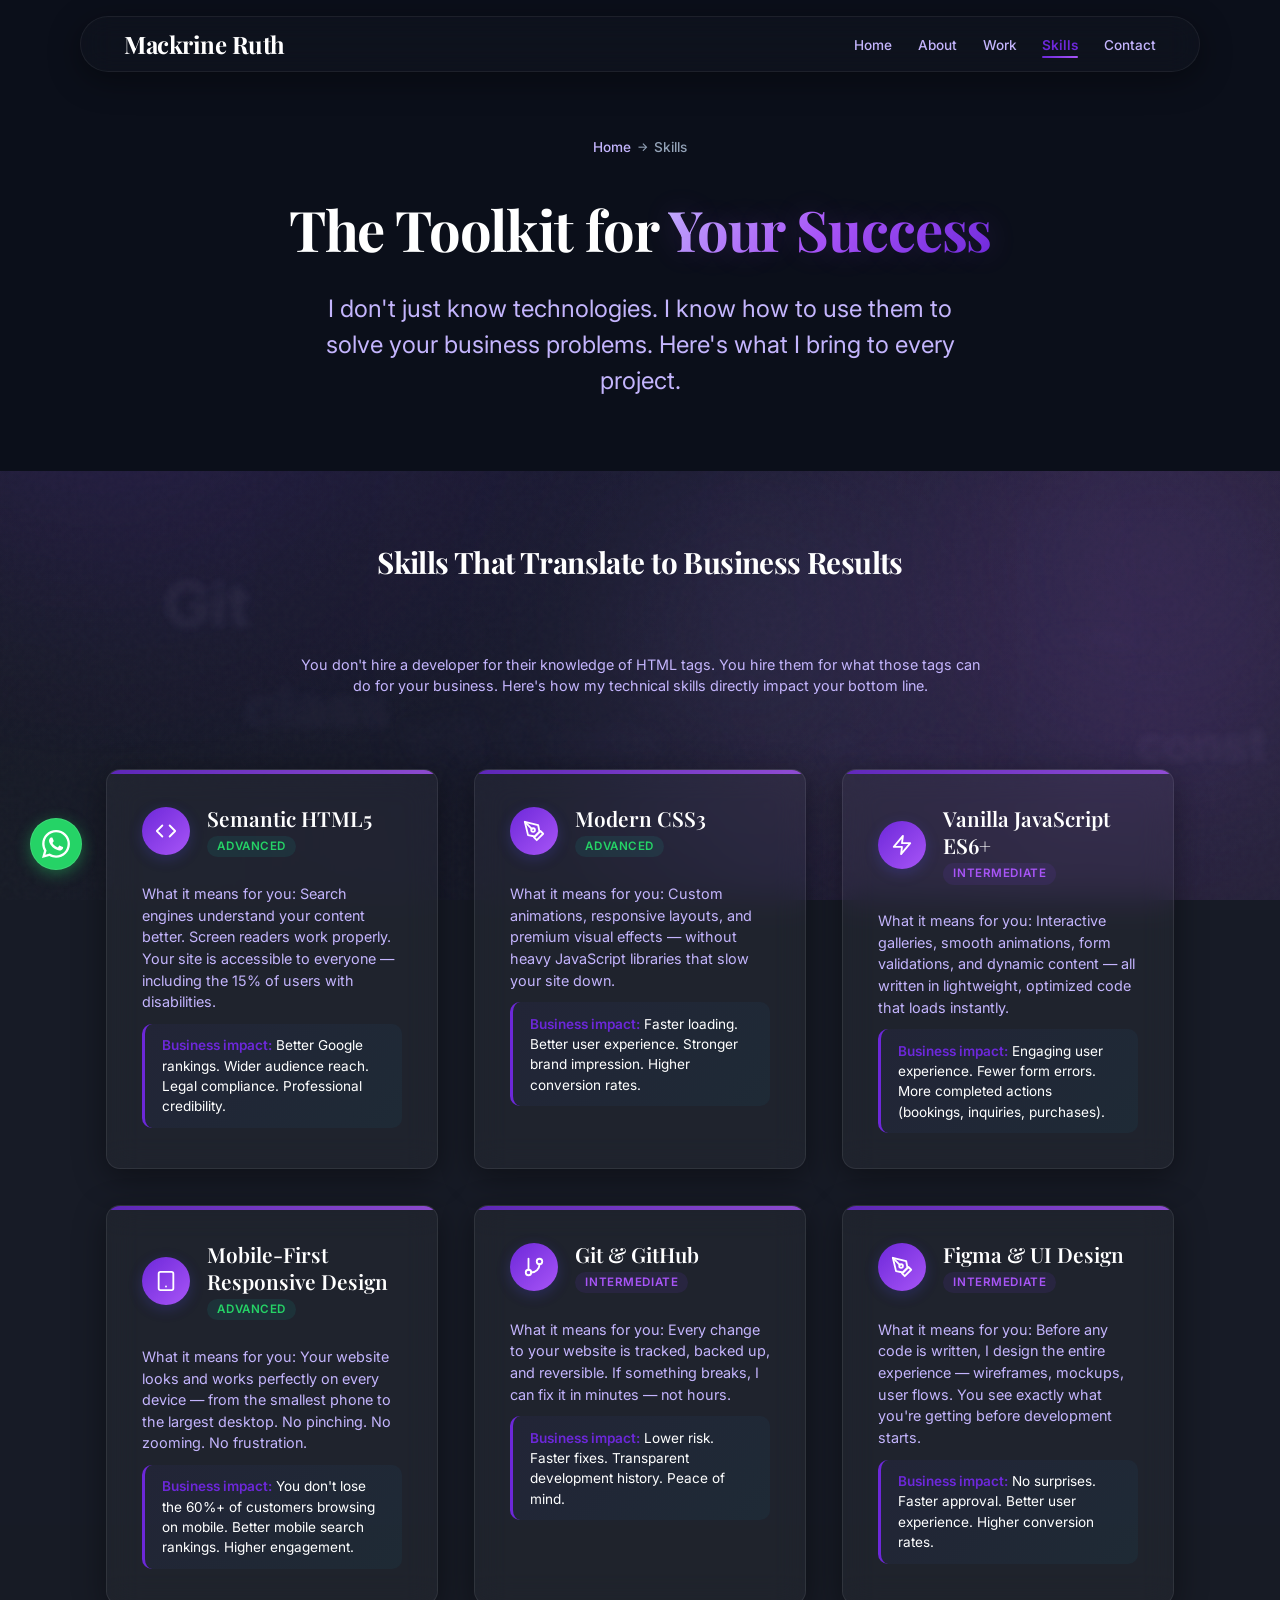
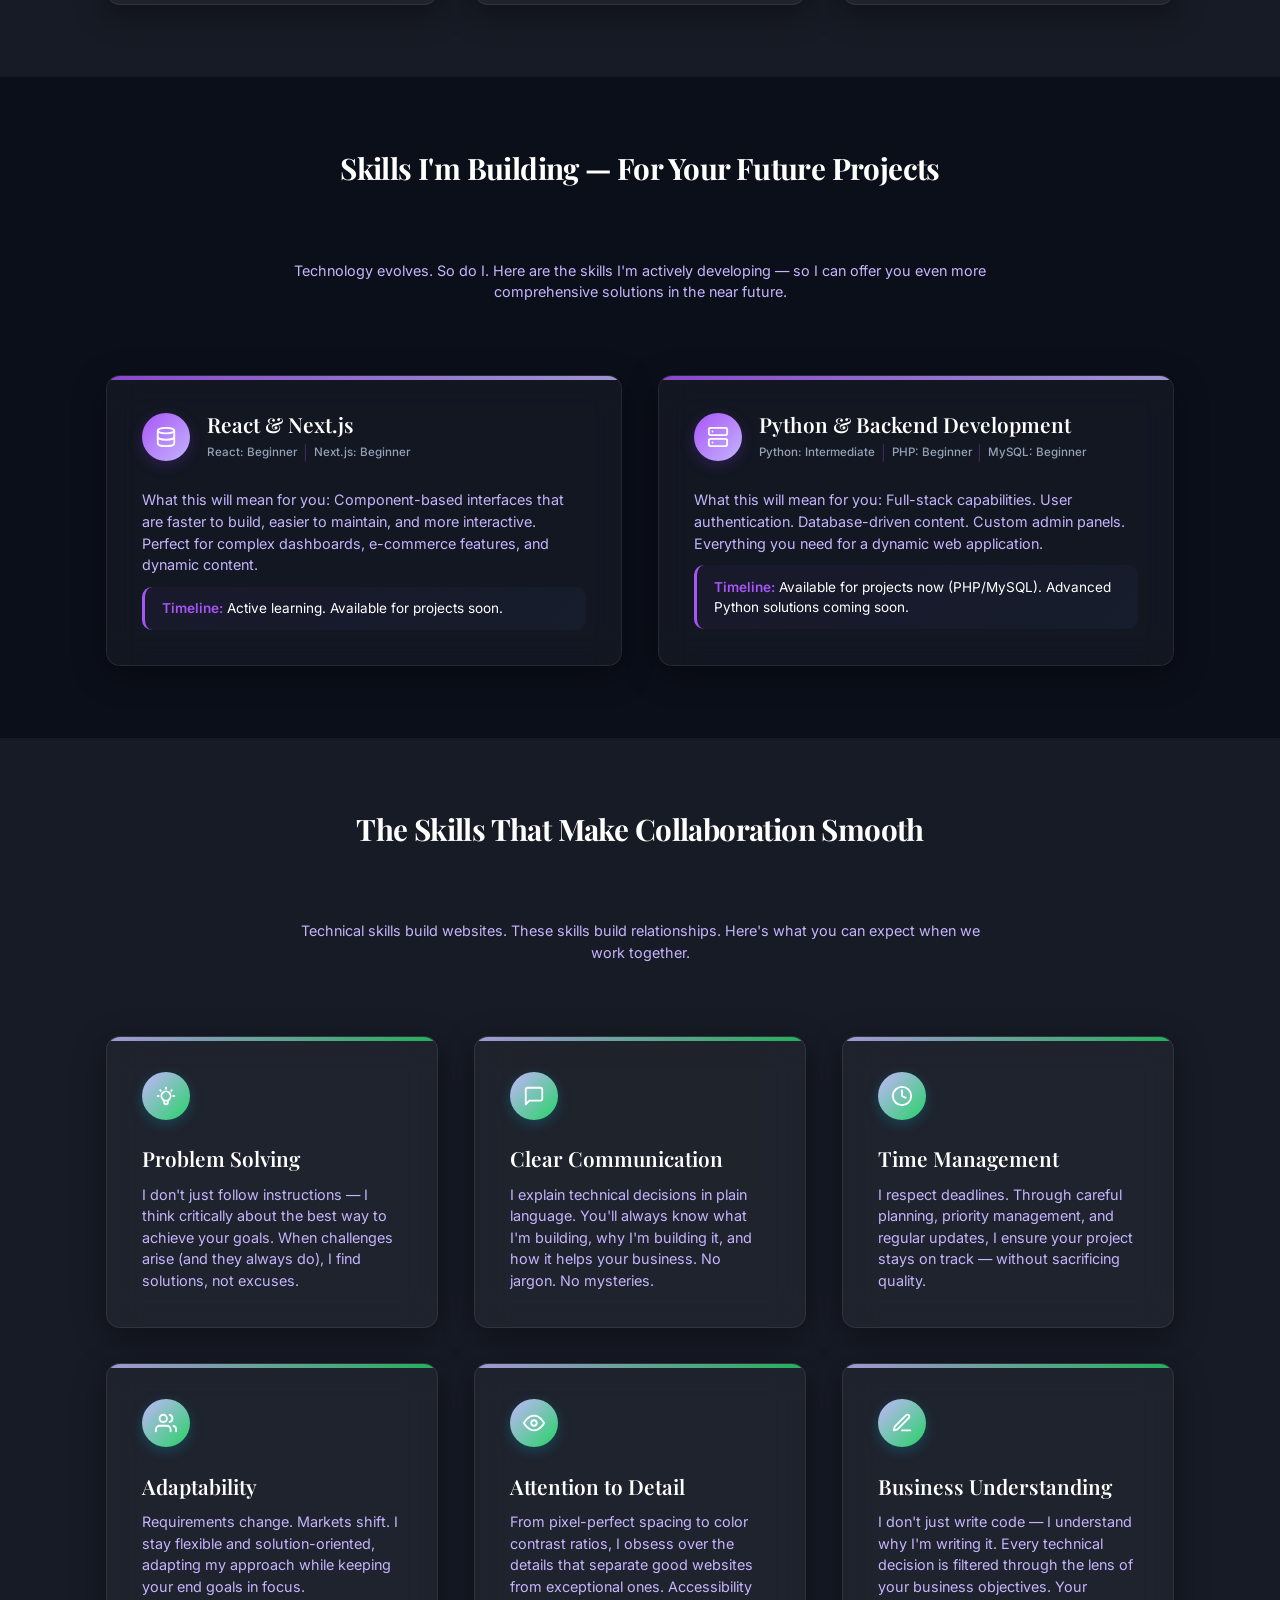
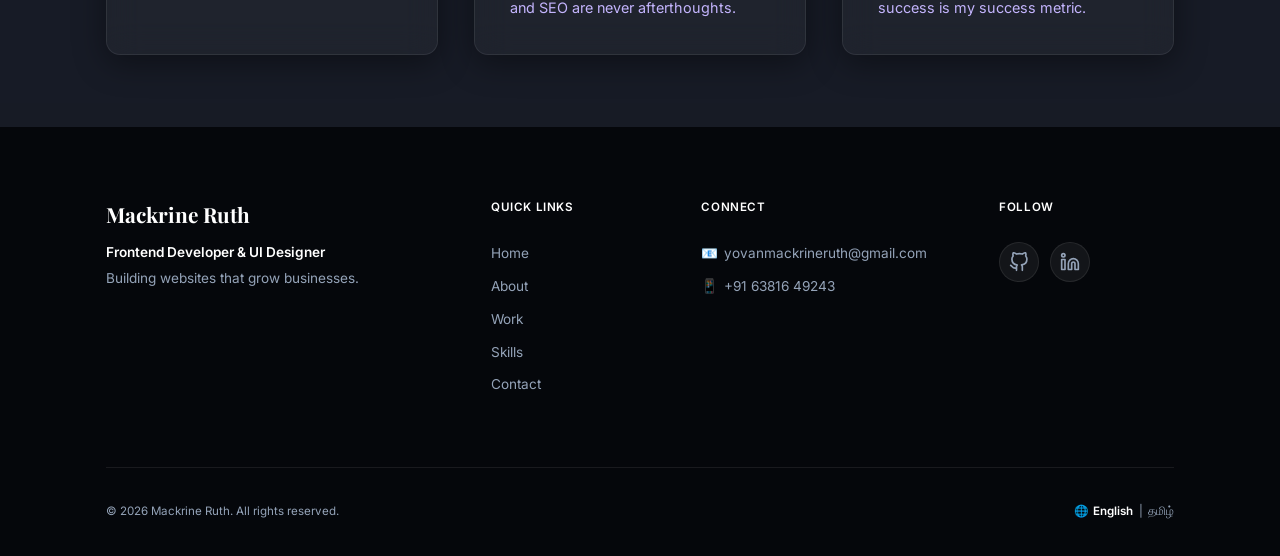
<file: skills.html>
<!DOCTYPE html>
<html lang="en">

<head>
    <meta charset="UTF-8">
    <meta name="viewport" content="width=device-width, initial-scale=1.0">
    <meta http-equiv="X-UA-Compatible" content="IE=edge">

    <!-- Skills Page SEO Meta Tags (Section 5.1) -->
    <title>My Toolkit — Skills That Drive Your Business Growth | Mackrine Ruth</title>
    <meta name="description"
        content="Discover the technologies and skills I use to build fast, responsive, and conversion-focused websites for small businesses. From HTML5 to UI design, here's what I bring to your project.">
    <meta name="keywords"
        content="web developer skills, frontend developer toolkit, HTML5 CSS3 JavaScript, responsive design expert, UI designer skills, business website development">
    <meta name="author" content="Mackrine Ruth">
    <meta name="robots" content="index, follow">
    <link rel="canonical" href="https://mackrineruth.dev/skills.html">

    <!-- Open Graph / Facebook -->
    <meta property="og:type" content="website">
    <meta property="og:url" content="https://mackrineruth.dev/skills.html">
    <meta property="og:title" content="The Toolkit for Your Success — My Skills & Expertise">
    <meta property="og:description"
        content="I don't just list skills. I explain how each one helps your business grow. See the tools I use to turn your website into a growth engine.">
    <meta property="og:image" content="assets/images/mackrine.png">
    <meta property="og:locale" content="en_IN">

    <!-- Twitter -->
    <meta property="twitter:card" content="summary_large_image">
    <meta property="twitter:url" content="https://mackrineruth.dev/skills.html">
    <meta property="twitter:title" content="The Toolkit for Your Success — My Skills & Expertise">
    <meta property="twitter:description"
        content="I don't just list skills. I explain how each one helps your business grow. See the tools I use to turn your website into a growth engine.">
    <meta property="twitter:image" content="assets/images/mackrine.png">

    <!-- Preconnect to Google Fonts -->
    <link rel="preconnect" href="https://fonts.googleapis.com">
    <link rel="preconnect" href="https://fonts.gstatic.com" crossorigin>
    <link
        href="https://fonts.googleapis.com/css2?family=Playfair+Display:wght@400;600;700&family=Inter:wght@300;400;500;600;700&display=swap"
        rel="stylesheet">

    <!-- Main Stylesheet -->
    <link rel="stylesheet" href="css/style.css">
</head>

<body>
    <!-- Skip to main content -->
    <a href="#main" class="skip-link">Skip to main content</a>

    <!-- ========================================
         GLOBAL HEADER / NAVIGATION (Reused)
         ======================================== -->
    <header class="site-header" role="banner">
        <div class="container nav-container">
            <nav class="main-nav" role="navigation" aria-label="Main navigation">
                <a href="index.html" class="nav-brand" aria-label="Mackrine Ruth - Home">Mackrine Ruth</a>

                <ul class="nav-menu" role="menubar">
                    <li role="none"><a href="index.html" class="nav-link" role="menuitem">Home</a></li>
                    <li role="none"><a href="about.html" class="nav-link" role="menuitem">About</a></li>
                    <li role="none"><a href="work.html" class="nav-link" role="menuitem">Work</a></li>
                    <li role="none"><a href="skills.html" class="nav-link active" aria-current="page"
                            role="menuitem">Skills</a></li>
                    <li role="none"><a href="contact.html" class="nav-link" role="menuitem">Contact</a></li>
                </ul>

                <button class="nav-toggle" aria-label="Toggle navigation menu" aria-expanded="false"
                    aria-controls="mobile-drawer" type="button">
                    <span class="hamburger-bar" aria-hidden="true"></span>
                    <span class="hamburger-bar" aria-hidden="true"></span>
                    <span class="hamburger-bar" aria-hidden="true"></span>
                </button>
            </nav>
        </div>

        <div class="mobile-drawer" id="mobile-drawer" role="dialog" aria-label="Mobile navigation" aria-modal="true"
            aria-hidden="true">
            <div class="drawer-overlay" aria-hidden="true"></div>
            <div class="drawer-content">
                <div class="drawer-header">
                    <span class="drawer-brand">Mackrine Ruth</span>
                    <button class="drawer-close" aria-label="Close navigation menu" type="button">
                        <span aria-hidden="true">&times;</span>
                    </button>
                </div>
                <ul class="drawer-menu" role="menu">
                    <li role="none"><a href="index.html" class="drawer-link" role="menuitem">Home</a></li>
                    <li role="none"><a href="about.html" class="drawer-link" role="menuitem">About</a></li>
                    <li role="none"><a href="work.html" class="drawer-link" role="menuitem">Work</a></li>
                    <li role="none"><a href="skills.html" class="drawer-link active" aria-current="page"
                            role="menuitem">Skills</a></li>
                    <li role="none"><a href="contact.html" class="drawer-link" role="menuitem">Contact</a></li>
                </ul>
                <div class="drawer-footer">
                    <p class="drawer-contact"><a
                            href="mailto:yovanmackrineruth@gmail.com">yovanmackrineruth@gmail.com</a></p>
                    <p class="drawer-contact"><a href="tel:+916381649243">+91 63816 49243</a></p>
                </div>
            </div>
        </div>
    </header>

    <!-- MAIN CONTENT -->
    <main id="main">

        <!-- ========================================
             PAGE HERO (Section 5.2)
             ======================================== -->
        <section class="page-hero skills-hero" aria-labelledby="skills-hero-heading">
            <div class="container">
                <nav class="breadcrumb" aria-label="Breadcrumb">
                    <ol class="breadcrumb-list">
                        <li class="breadcrumb-item"><a href="index.html">Home</a></li>
                        <li class="breadcrumb-item" aria-current="page"><span>Skills</span></li>
                    </ol>
                </nav>

                <h1 id="skills-hero-heading" class="page-hero-title">The Toolkit for <span class="text-gradient">Your
                        Success</span></h1>

                <p class="page-hero-subtitle">I don't just know technologies. I know how to use them to solve your
                    business problems. Here's what I bring to every project.</p>
            </div>
        </section>

        <!-- ========================================
             SKILLS THAT HELP YOUR BUSINESS (Section 5.3)
             ======================================== -->
        <section id="skills-business" class="skills-business-section" aria-labelledby="skills-business-heading">
            <div class="container">
                <h2 id="skills-business-heading" class="section-title">Skills That Translate to Business Results</h2>

                <p class="section-intro">You don't hire a developer for their knowledge of HTML tags. You hire them for
                    what those tags can do for your business. Here's how my technical skills directly impact your bottom
                    line.</p>

                <div class="skills-grid">

                    <!-- HTML5 -->
                    <article class="skill-card">
                        <div class="skill-header">
                            <div class="skill-icon" aria-hidden="true">
                                <svg width="24" height="24" viewBox="0 0 24 24" fill="none" stroke="currentColor"
                                    stroke-width="2" stroke-linecap="round" stroke-linejoin="round">
                                    <polyline points="16 18 22 12 16 6" />
                                    <polyline points="8 6 2 12 8 18" />
                                </svg>
                            </div>
                            <div class="skill-meta">
                                <h3 class="skill-name">Semantic HTML5</h3>
                                <span class="skill-level skill-level--advanced">Advanced</span>
                            </div>
                        </div>
                        <div class="skill-body">
                            <p class="skill-what">What it means for you: Search engines understand your content better.
                                Screen readers work properly. Your site is accessible to everyone — including the 15% of
                                users with disabilities.</p>
                            <p class="skill-impact"><strong>Business impact:</strong> Better Google rankings. Wider
                                audience reach. Legal compliance. Professional credibility.</p>
                        </div>
                    </article>

                    <!-- CSS3 -->
                    <article class="skill-card">
                        <div class="skill-header">
                            <div class="skill-icon" aria-hidden="true">
                                <svg width="24" height="24" viewBox="0 0 24 24" fill="none" stroke="currentColor"
                                    stroke-width="2" stroke-linecap="round" stroke-linejoin="round">
                                    <path d="M12 19l7-7 3 3-7 7-3-3z" />
                                    <path d="M18 13l-1.5-7.5L2 2l3.5 14.5L13 18l5-5z" />
                                    <path d="M2 2l7.586 7.586" />
                                    <circle cx="11" cy="11" r="2" />
                                </svg>
                            </div>
                            <div class="skill-meta">
                                <h3 class="skill-name">Modern CSS3</h3>
                                <span class="skill-level skill-level--advanced">Advanced</span>
                            </div>
                        </div>
                        <div class="skill-body">
                            <p class="skill-what">What it means for you: Custom animations, responsive layouts, and
                                premium visual effects — without heavy JavaScript libraries that slow your site down.
                            </p>
                            <p class="skill-impact"><strong>Business impact:</strong> Faster loading. Better user
                                experience. Stronger brand impression. Higher conversion rates.</p>
                        </div>
                    </article>

                    <!-- JavaScript -->
                    <article class="skill-card">
                        <div class="skill-header">
                            <div class="skill-icon" aria-hidden="true">
                                <svg width="24" height="24" viewBox="0 0 24 24" fill="none" stroke="currentColor"
                                    stroke-width="2" stroke-linecap="round" stroke-linejoin="round">
                                    <polygon points="13 2 3 14 12 14 11 22 21 10 12 10 13 2" />
                                </svg>
                            </div>
                            <div class="skill-meta">
                                <h3 class="skill-name">Vanilla JavaScript ES6+</h3>
                                <span class="skill-level skill-level--intermediate">Intermediate</span>
                            </div>
                        </div>
                        <div class="skill-body">
                            <p class="skill-what">What it means for you: Interactive galleries, smooth animations, form
                                validations, and dynamic content — all written in lightweight, optimized code that loads
                                instantly.</p>
                            <p class="skill-impact"><strong>Business impact:</strong> Engaging user experience. Fewer
                                form errors. More completed actions (bookings, inquiries, purchases).</p>
                        </div>
                    </article>

                    <!-- Responsive Design -->
                    <article class="skill-card">
                        <div class="skill-header">
                            <div class="skill-icon" aria-hidden="true">
                                <svg width="24" height="24" viewBox="0 0 24 24" fill="none" stroke="currentColor"
                                    stroke-width="2" stroke-linecap="round" stroke-linejoin="round">
                                    <rect x="4" y="2" width="16" height="20" rx="2" ry="2" />
                                    <line x1="12" y1="18" x2="12.01" y2="18" />
                                </svg>
                            </div>
                            <div class="skill-meta">
                                <h3 class="skill-name">Mobile-First Responsive Design</h3>
                                <span class="skill-level skill-level--advanced">Advanced</span>
                            </div>
                        </div>
                        <div class="skill-body">
                            <p class="skill-what">What it means for you: Your website looks and works perfectly on every
                                device — from the smallest phone to the largest desktop. No pinching. No zooming. No
                                frustration.</p>
                            <p class="skill-impact"><strong>Business impact:</strong> You don't lose the 60%+ of
                                customers browsing on mobile. Better mobile search rankings. Higher engagement.</p>
                        </div>
                    </article>

                    <!-- Git & GitHub -->
                    <article class="skill-card">
                        <div class="skill-header">
                            <div class="skill-icon" aria-hidden="true">
                                <svg width="24" height="24" viewBox="0 0 24 24" fill="none" stroke="currentColor"
                                    stroke-width="2" stroke-linecap="round" stroke-linejoin="round">
                                    <line x1="6" y1="3" x2="6" y2="15" />
                                    <circle cx="18" cy="6" r="3" />
                                    <circle cx="6" cy="18" r="3" />
                                    <path d="M18 9a9 9 0 0 1-9 9" />
                                </svg>
                            </div>
                            <div class="skill-meta">
                                <h3 class="skill-name">Git & GitHub</h3>
                                <span class="skill-level skill-level--intermediate">Intermediate</span>
                            </div>
                        </div>
                        <div class="skill-body">
                            <p class="skill-what">What it means for you: Every change to your website is tracked, backed
                                up, and reversible. If something breaks, I can fix it in minutes — not hours.</p>
                            <p class="skill-impact"><strong>Business impact:</strong> Lower risk. Faster fixes.
                                Transparent development history. Peace of mind.</p>
                        </div>
                    </article>

                    <!-- Figma & UI Design -->
                    <article class="skill-card">
                        <div class="skill-header">
                            <div class="skill-icon" aria-hidden="true">
                                <svg width="24" height="24" viewBox="0 0 24 24" fill="none" stroke="currentColor"
                                    stroke-width="2" stroke-linecap="round" stroke-linejoin="round">
                                    <path d="M12 19l7-7 3 3-7 7-3-3z" />
                                    <path d="M18 13l-1.5-7.5L2 2l3.5 14.5L13 18l5-5z" />
                                    <path d="M2 2l7.586 7.586" />
                                    <circle cx="11" cy="11" r="2" />
                                </svg>
                            </div>
                            <div class="skill-meta">
                                <h3 class="skill-name">Figma & UI Design</h3>
                                <span class="skill-level skill-level--intermediate">Intermediate</span>
                            </div>
                        </div>
                        <div class="skill-body">
                            <p class="skill-what">What it means for you: Before any code is written, I design the entire
                                experience — wireframes, mockups, user flows. You see exactly what you're getting before
                                development starts.</p>
                            <p class="skill-impact"><strong>Business impact:</strong> No surprises. Faster approval.
                                Better user experience. Higher conversion rates.</p>
                        </div>
                    </article>

                </div>
            </div>
        </section>

        <!-- ========================================
             SKILLS IN PROGRESS (Section 5.4)
             ======================================== -->
        <section id="skills-progress" class="skills-progress-section" aria-labelledby="skills-progress-heading">
            <div class="container">
                <h2 id="skills-progress-heading" class="section-title">Skills I'm Building — For Your Future Projects
                </h2>

                <p class="section-intro">Technology evolves. So do I. Here are the skills I'm actively developing — so I
                    can offer you even more comprehensive solutions in the near future.</p>

                <div class="skills-progress-grid">

                    <!-- React & Next.js -->
                    <article class="progress-card">
                        <div class="progress-header">
                            <div class="progress-icon" aria-hidden="true">
                                <svg width="24" height="24" viewBox="0 0 24 24" fill="none" stroke="currentColor"
                                    stroke-width="2" stroke-linecap="round" stroke-linejoin="round">
                                    <ellipse cx="12" cy="5" rx="9" ry="3" />
                                    <path d="M21 12c0 1.66-4 3-9 3s-9-1.34-9-3" />
                                    <path d="M3 5v14c0 1.66 4 3 9 3s9-1.34 9-3V5" />
                                </svg>
                            </div>
                            <div class="progress-meta">
                                <h3 class="progress-name">React & Next.js</h3>
                                <div class="progress-levels">
                                    <span class="progress-level">React: Beginner</span>
                                    <span class="progress-divider">|</span>
                                    <span class="progress-level">Next.js: Beginner</span>
                                </div>
                            </div>
                        </div>
                        <div class="progress-body">
                            <p class="progress-what">What this will mean for you: Component-based interfaces that are
                                faster to build, easier to maintain, and more interactive. Perfect for complex
                                dashboards, e-commerce features, and dynamic content.</p>
                            <p class="progress-timeline"><strong>Timeline:</strong> Active learning. Available for
                                projects soon.</p>
                        </div>
                    </article>

                    <!-- Python & Backend -->
                    <article class="progress-card">
                        <div class="progress-header">
                            <div class="progress-icon" aria-hidden="true">
                                <svg width="24" height="24" viewBox="0 0 24 24" fill="none" stroke="currentColor"
                                    stroke-width="2" stroke-linecap="round" stroke-linejoin="round">
                                    <rect x="2" y="2" width="20" height="8" rx="2" ry="2" />
                                    <rect x="2" y="14" width="20" height="8" rx="2" ry="2" />
                                    <line x1="6" y1="6" x2="6.01" y2="6" />
                                    <line x1="6" y1="18" x2="6.01" y2="18" />
                                </svg>
                            </div>
                            <div class="progress-meta">
                                <h3 class="progress-name">Python & Backend Development</h3>
                                <div class="progress-levels">
                                    <span class="progress-level">Python: Intermediate</span>
                                    <span class="progress-divider">|</span>
                                    <span class="progress-level">PHP: Beginner</span>
                                    <span class="progress-divider">|</span>
                                    <span class="progress-level">MySQL: Beginner</span>
                                </div>
                            </div>
                        </div>
                        <div class="progress-body">
                            <p class="progress-what">What this will mean for you: Full-stack capabilities. User
                                authentication. Database-driven content. Custom admin panels. Everything you need for a
                                dynamic web application.</p>
                            <p class="progress-timeline"><strong>Timeline:</strong> Available for projects now
                                (PHP/MySQL). Advanced Python solutions coming soon.</p>
                        </div>
                    </article>

                </div>
            </div>
        </section>

        <!-- ========================================
             SOFT SKILLS (Section 5.5)
             ======================================== -->
        <section id="soft-skills" class="soft-skills-section" aria-labelledby="soft-skills-heading">
            <div class="container">
                <h2 id="soft-skills-heading" class="section-title">The Skills That Make Collaboration Smooth</h2>

                <p class="section-intro">Technical skills build websites. These skills build relationships. Here's what
                    you can expect when we work together.</p>

                <div class="soft-skills-grid">

                    <article class="soft-skill-card">
                        <div class="soft-skill-icon" aria-hidden="true">
                            <svg width="24" height="24" viewBox="0 0 24 24" fill="none" stroke="currentColor"
                                stroke-width="2" stroke-linecap="round" stroke-linejoin="round">
                                <path
                                    d="M9.663 17h4.673M12 3v1m6.364 1.636l-.707.707M21 12h-1M4 12H3m3.343-5.657l-.707-.707m2.828 9.9a5 5 0 117.072 0l-.548.547A3.374 3.374 0 0014 18.469V19a2 2 0 11-4 0v-.531c0-.895-.356-1.754-.988-2.386l-.548-.547z" />
                            </svg>
                        </div>
                        <h3 class="soft-skill-title">Problem Solving</h3>
                        <p class="soft-skill-body">I don't just follow instructions — I think critically about the best
                            way to achieve your goals. When challenges arise (and they always do), I find solutions, not
                            excuses.</p>
                    </article>

                    <article class="soft-skill-card">
                        <div class="soft-skill-icon" aria-hidden="true">
                            <svg width="24" height="24" viewBox="0 0 24 24" fill="none" stroke="currentColor"
                                stroke-width="2" stroke-linecap="round" stroke-linejoin="round">
                                <path d="M21 15a2 2 0 0 1-2 2H7l-4 4V5a2 2 0 0 1 2-2h14a2 2 0 0 1 2 2z" />
                            </svg>
                        </div>
                        <h3 class="soft-skill-title">Clear Communication</h3>
                        <p class="soft-skill-body">I explain technical decisions in plain language. You'll always know
                            what I'm building, why I'm building it, and how it helps your business. No jargon. No
                            mysteries.</p>
                    </article>

                    <article class="soft-skill-card">
                        <div class="soft-skill-icon" aria-hidden="true">
                            <svg width="24" height="24" viewBox="0 0 24 24" fill="none" stroke="currentColor"
                                stroke-width="2" stroke-linecap="round" stroke-linejoin="round">
                                <circle cx="12" cy="12" r="10" />
                                <polyline points="12 6 12 12 16 14" />
                            </svg>
                        </div>
                        <h3 class="soft-skill-title">Time Management</h3>
                        <p class="soft-skill-body">I respect deadlines. Through careful planning, priority management,
                            and regular updates, I ensure your project stays on track — without sacrificing quality.</p>
                    </article>

                    <article class="soft-skill-card">
                        <div class="soft-skill-icon" aria-hidden="true">
                            <svg width="24" height="24" viewBox="0 0 24 24" fill="none" stroke="currentColor"
                                stroke-width="2" stroke-linecap="round" stroke-linejoin="round">
                                <path d="M17 21v-2a4 4 0 0 0-4-4H5a4 4 0 0 0-4 4v2" />
                                <circle cx="9" cy="7" r="4" />
                                <path d="M23 21v-2a4 4 0 0 0-3-3.87" />
                                <path d="M16 3.13a4 4 0 0 1 0 7.75" />
                            </svg>
                        </div>
                        <h3 class="soft-skill-title">Adaptability</h3>
                        <p class="soft-skill-body">Requirements change. Markets shift. I stay flexible and
                            solution-oriented, adapting my approach while keeping your end goals in focus.</p>
                    </article>

                    <article class="soft-skill-card">
                        <div class="soft-skill-icon" aria-hidden="true">
                            <svg width="24" height="24" viewBox="0 0 24 24" fill="none" stroke="currentColor"
                                stroke-width="2" stroke-linecap="round" stroke-linejoin="round">
                                <path d="M1 12s4-8 11-8 11 8 11 8-4 8-11 8-11-8-11-8z" />
                                <circle cx="12" cy="12" r="3" />
                            </svg>
                        </div>
                        <h3 class="soft-skill-title">Attention to Detail</h3>
                        <p class="soft-skill-body">From pixel-perfect spacing to color contrast ratios, I obsess over
                            the details that separate good websites from exceptional ones. Accessibility and SEO are
                            never afterthoughts.</p>
                    </article>

                    <article class="soft-skill-card">
                        <div class="soft-skill-icon" aria-hidden="true">
                            <svg width="24" height="24" viewBox="0 0 24 24" fill="none" stroke="currentColor"
                                stroke-width="2" stroke-linecap="round" stroke-linejoin="round">
                                <path d="M12 20h9" />
                                <path d="M16.5 3.5a2.121 2.121 0 0 1 3 3L7 19l-4 1 1-4L16.5 3.5z" />
                            </svg>
                        </div>
                        <h3 class="soft-skill-title">Business Understanding</h3>
                        <p class="soft-skill-body">I don't just write code — I understand why I'm writing it. Every
                            technical decision is filtered through the lens of your business objectives. Your success is
                            my success metric.</p>
                    </article>

                </div>
            </div>
        </section>

    </main>

    <!-- ========================================
         GLOBAL FOOTER (Reused)
         ======================================== -->
    <footer class="site-footer" role="contentinfo">
        <div class="container">
            <div class="footer-grid">
                <div class="footer-brand">
                    <a href="index.html" class="footer-logo">Mackrine Ruth</a>
                    <p class="footer-tagline">Frontend Developer & UI Designer</p>
                    <p class="footer-mission">Building websites that grow businesses.</p>
                </div>
                <nav class="footer-nav" aria-label="Footer navigation">
                    <h3 class="footer-heading">Quick Links</h3>
                    <ul class="footer-links">
                        <li><a href="index.html">Home</a></li>
                        <li><a href="about.html">About</a></li>
                        <li><a href="work.html">Work</a></li>
                        <li><a href="skills.html">Skills</a></li>
                        <li><a href="contact.html">Contact</a></li>
                    </ul>
                </nav>
                <div class="footer-contact">
                    <h3 class="footer-heading">Connect</h3>
                    <ul class="footer-links">
                        <li><a href="mailto:yovanmackrineruth@gmail.com"><span aria-hidden="true">📧</span>
                                yovanmackrineruth@gmail.com</a></li>
                        <li><a href="tel:+916381649243"><span aria-hidden="true">📱</span> +91 63816 49243</a></li>
                    </ul>
                </div>
                <div class="footer-social">
                    <h3 class="footer-heading">Follow</h3>
                    <ul class="footer-social-links">
                        <li><a href="https://github.com/macky-2004" target="_blank" rel="noopener noreferrer"
                                aria-label="GitHub Profile"><svg width="20" height="20" viewBox="0 0 24 24" fill="none"
                                    stroke="currentColor" stroke-width="2" stroke-linecap="round"
                                    stroke-linejoin="round">
                                    <path
                                        d="M9 19c-5 1.5-5-2.5-7-3m14 6v-3.87a3.37 3.37 0 0 0-.94-2.61c3.14-.35 6.44-1.54 6.44-7A5.44 5.44 0 0 0 20 4.77 5.07 5.07 0 0 0 19.91 1S18.73.65 16 2.48a13.38 13.38 0 0 0-7 0C6.27.65 5.09 1 5.09 1A5.07 5.07 0 0 0 5 4.77a5.44 5.44 0 0 0-1.5 3.78c0 5.42 3.3 6.61 6.44 7A3.37 3.37 0 0 0 9 18.13V22" />
                                </svg></a></li>
                        <li><a href="https://linkedin.com/in/mackrine-ruth-5611002bb" target="_blank"
                                rel="noopener noreferrer" aria-label="LinkedIn Profile"><svg width="20" height="20"
                                    viewBox="0 0 24 24" fill="none" stroke="currentColor" stroke-width="2"
                                    stroke-linecap="round" stroke-linejoin="round">
                                    <path
                                        d="M16 8a6 6 0 0 1 6 6v7h-4v-7a2 2 0 0 0-2-2 2 2 0 0 0-2 2v7h-4v-7a6 6 0 0 1 6-6z" />
                                    <rect x="2" y="9" width="4" height="12" />
                                    <circle cx="4" cy="4" r="2" />
                                </svg></a></li>
                    </ul>
                </div>
            </div>
            <div class="footer-bottom">
                <p class="footer-copyright">© 2026 Mackrine Ruth. All rights reserved.</p>
                <div class="footer-language">
                    <span class="lang-label" aria-hidden="true">🌐</span>
                    <span class="lang-active">English</span>
                    <span aria-hidden="true">|</span>
                    <a href="#" class="lang-link" lang="ta">தமிழ்</a>
                </div>
            </div>
        </div>
    </footer>

    <!-- JavaScript -->
    <script src="js/main.js"></script>
</body>

</html>
</file>
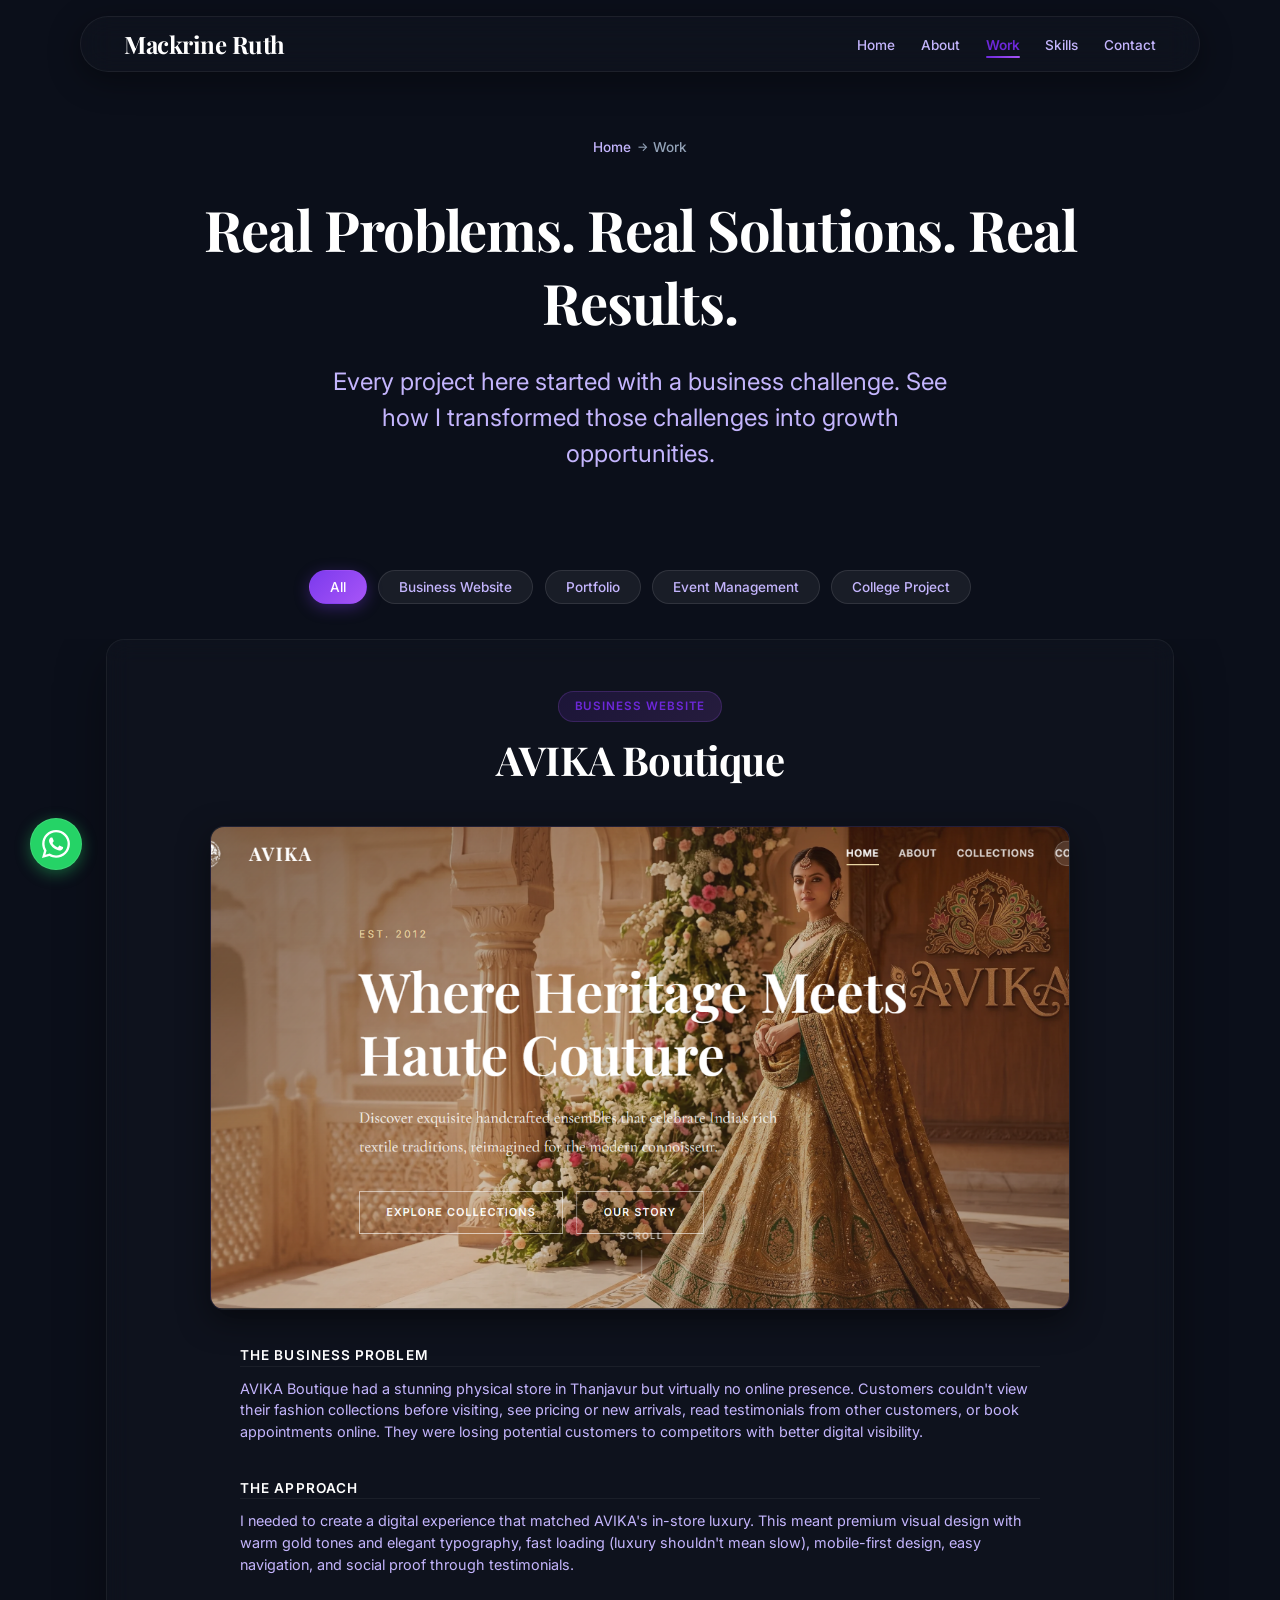
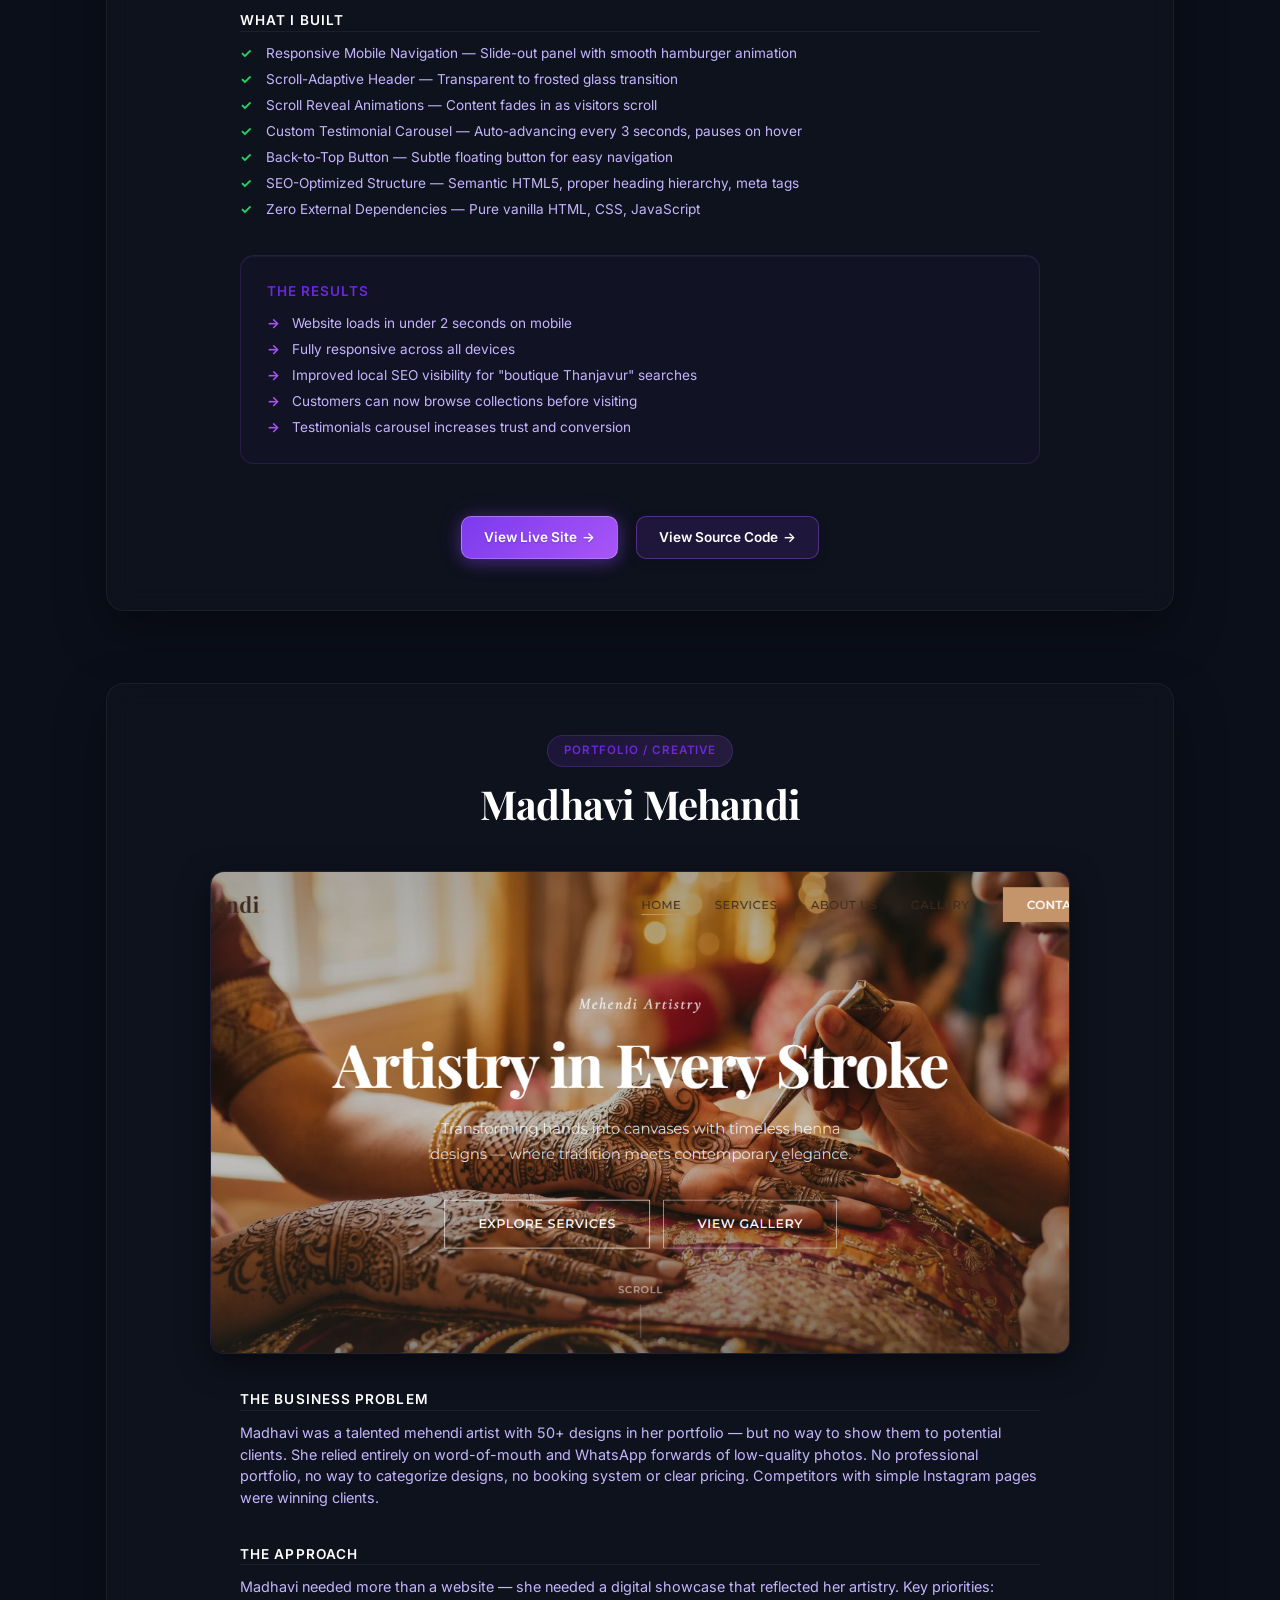
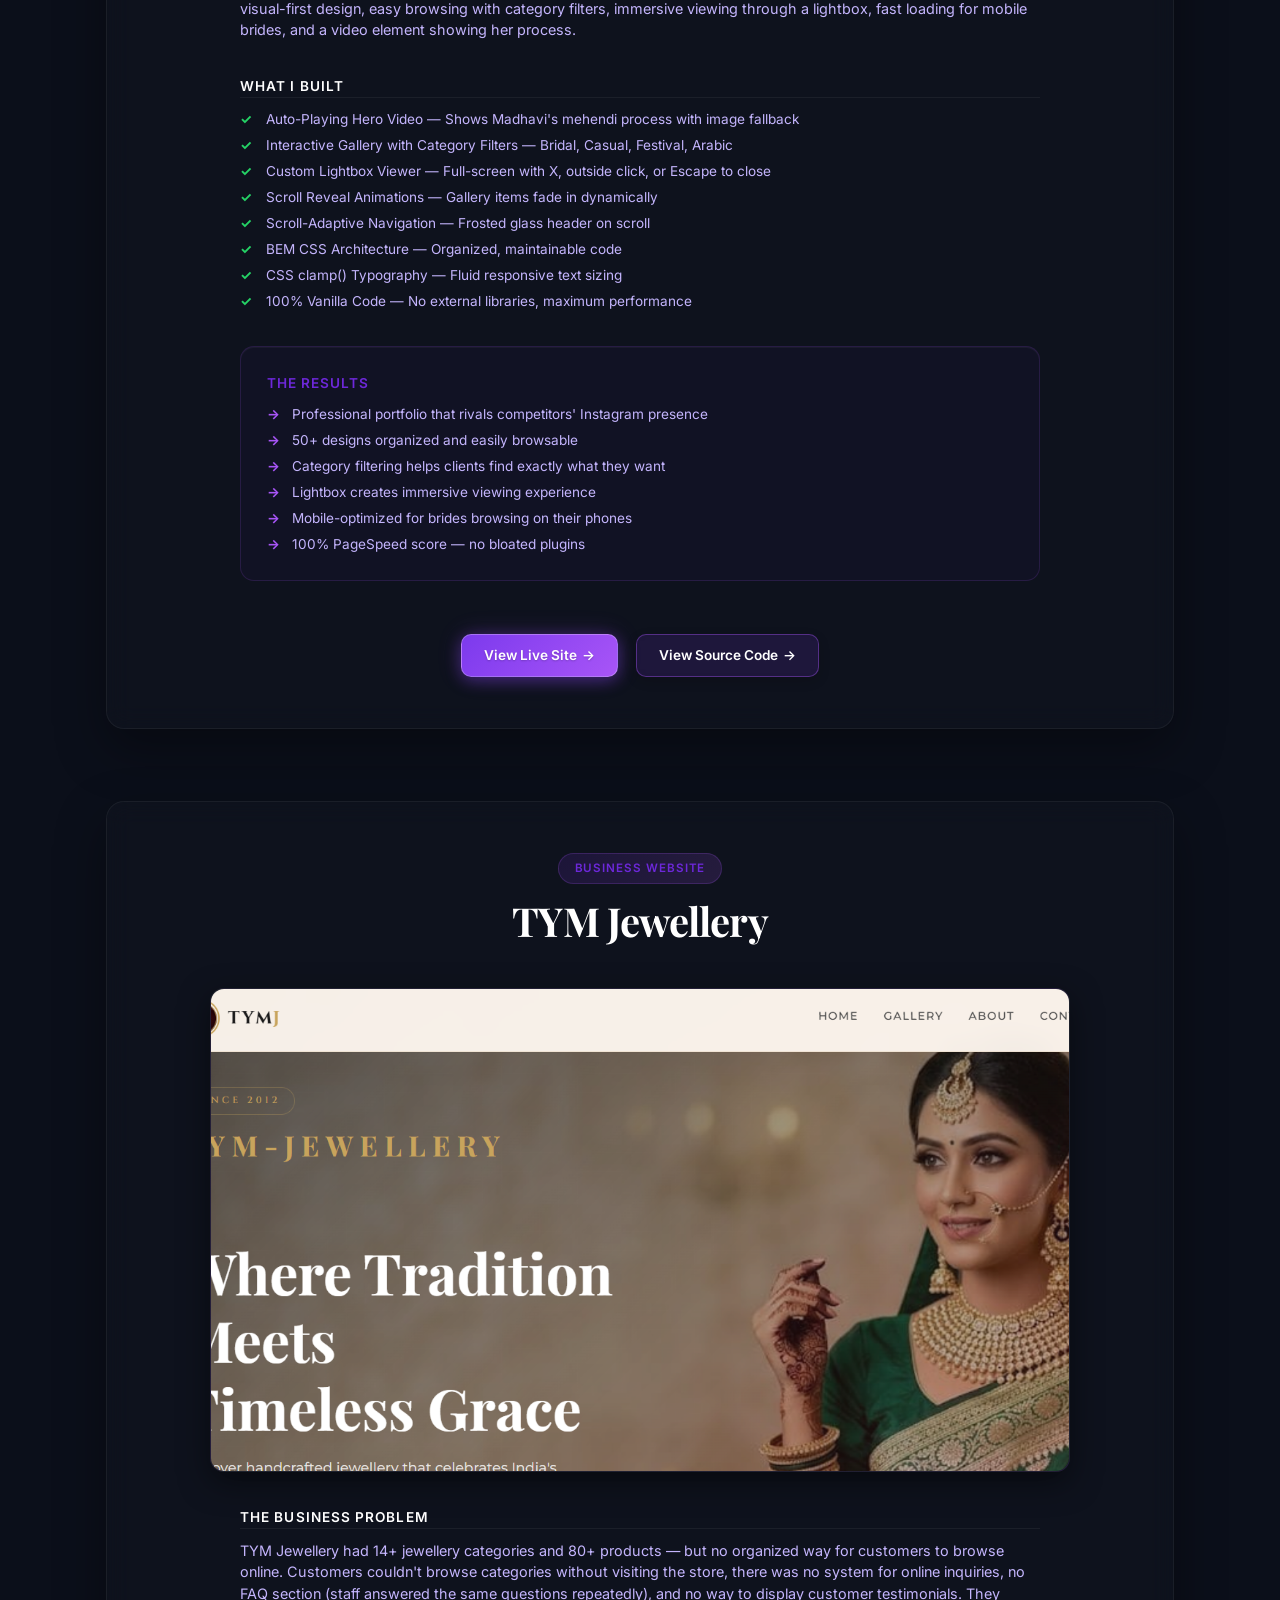
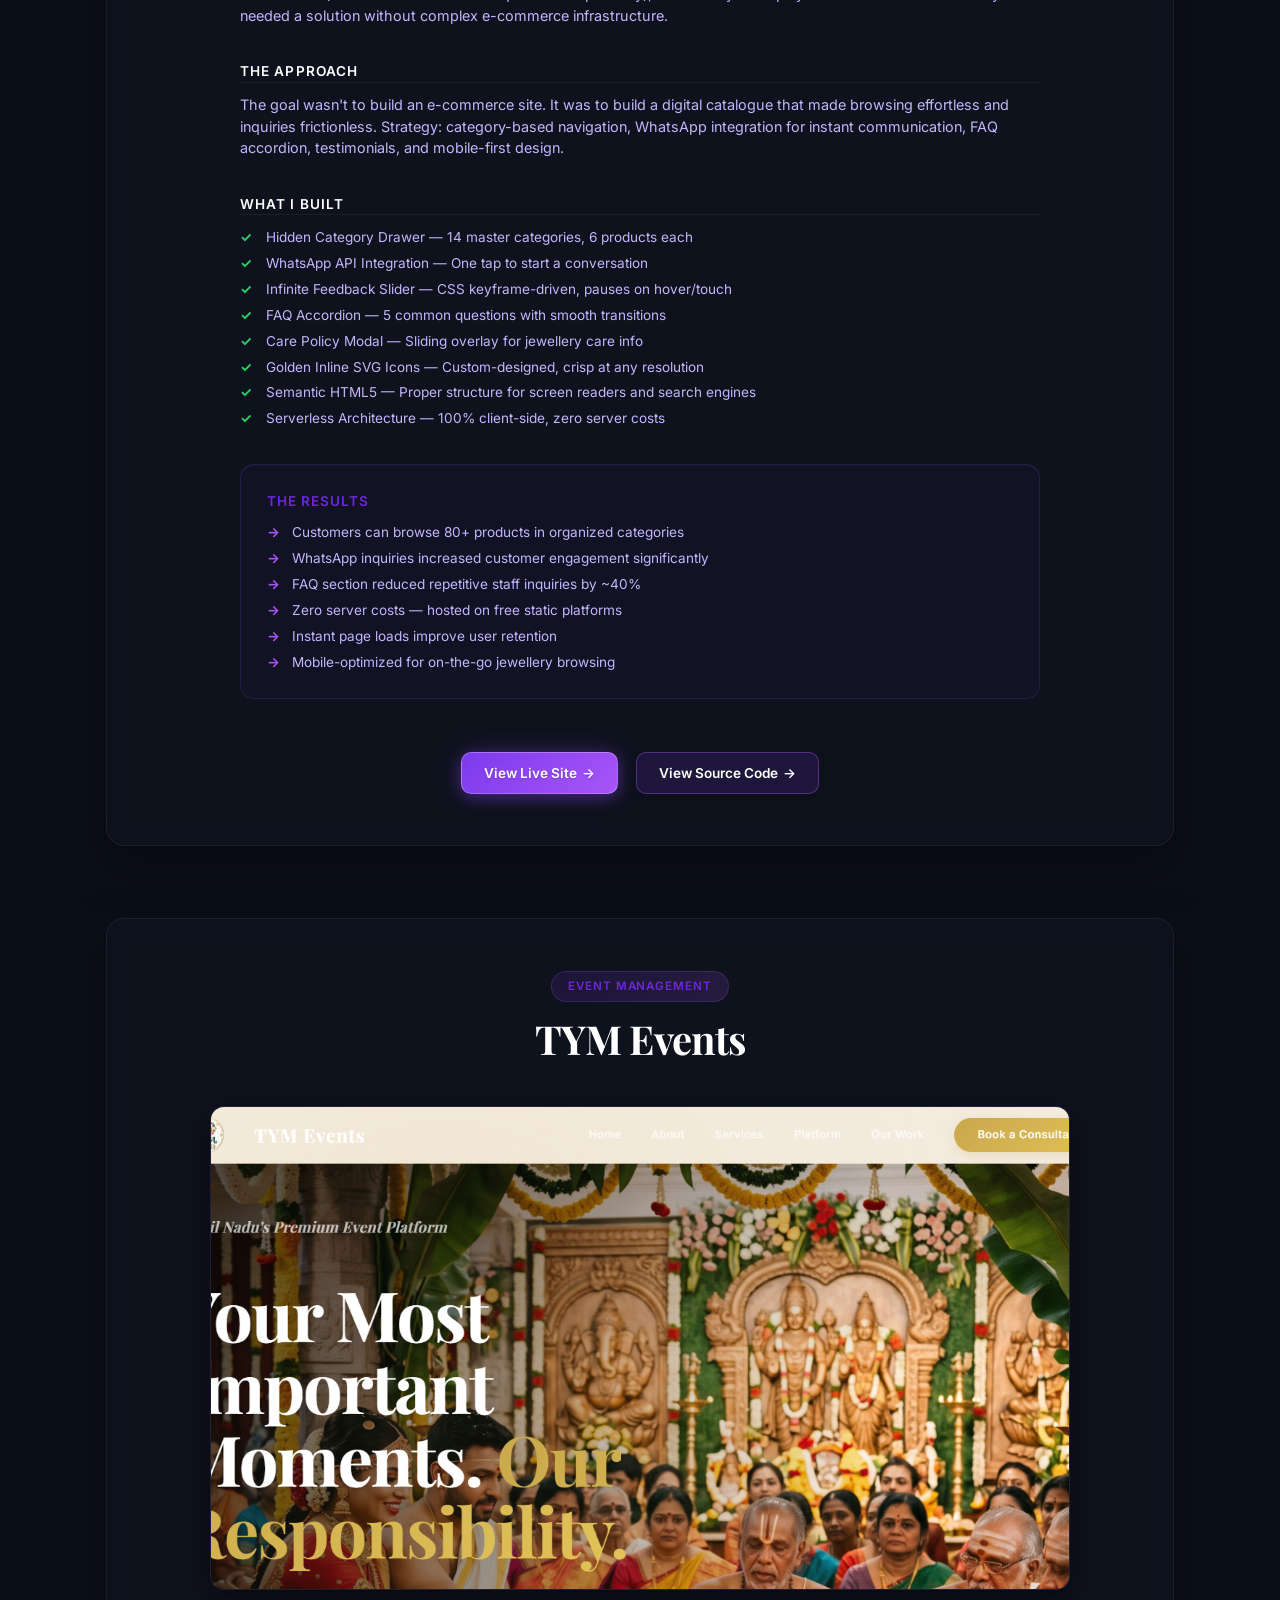
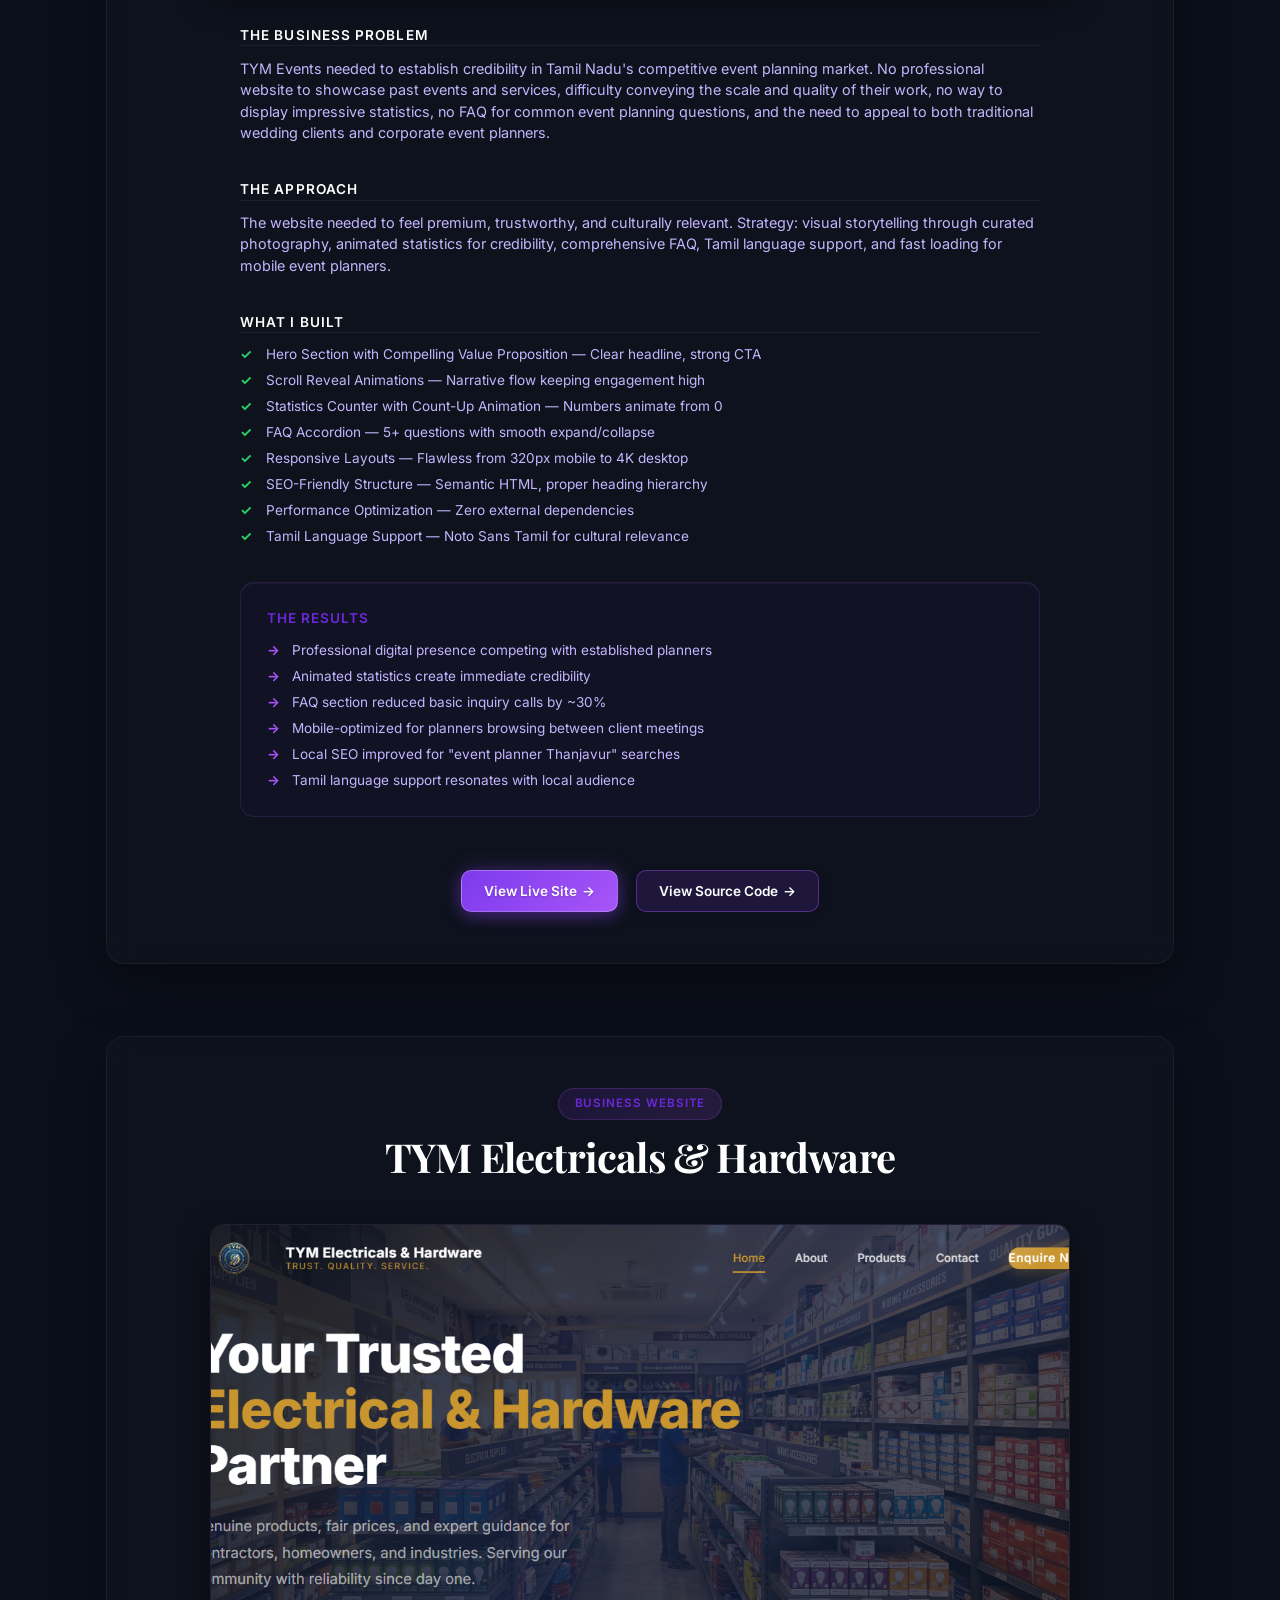
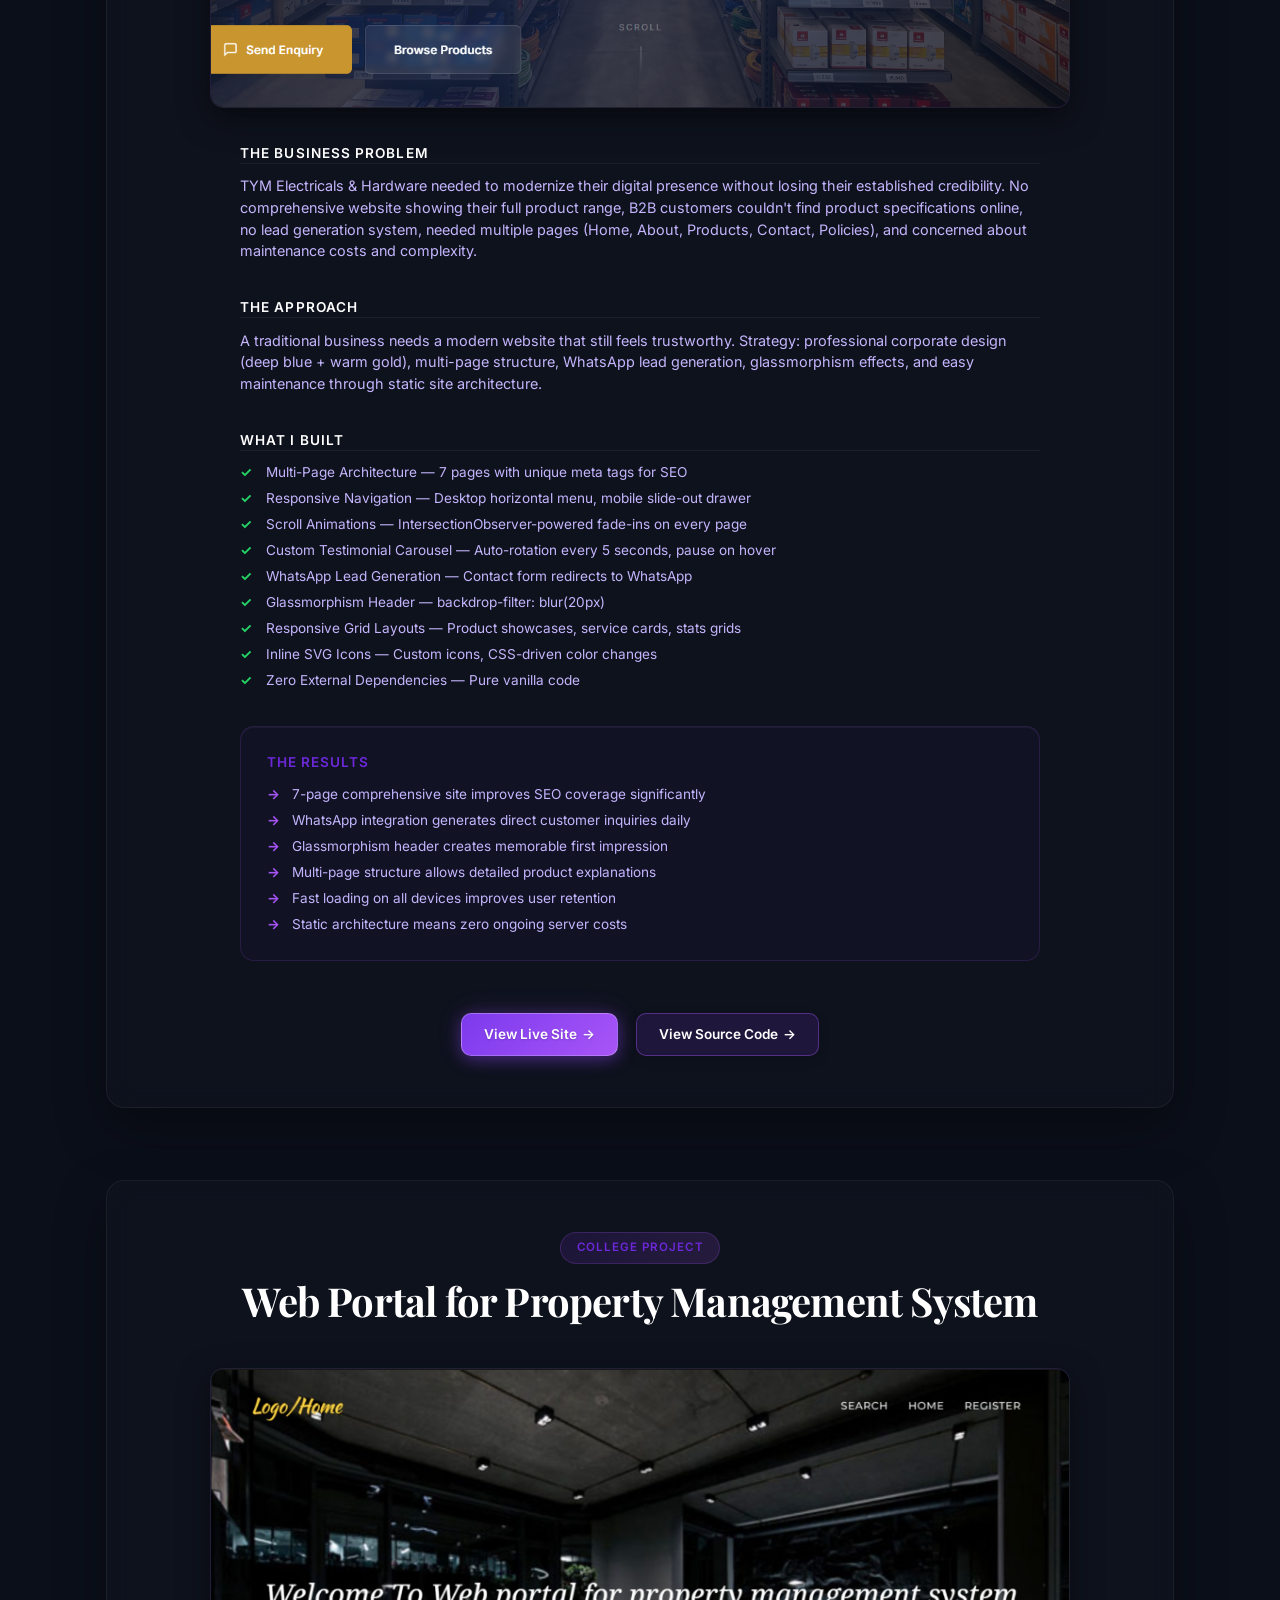
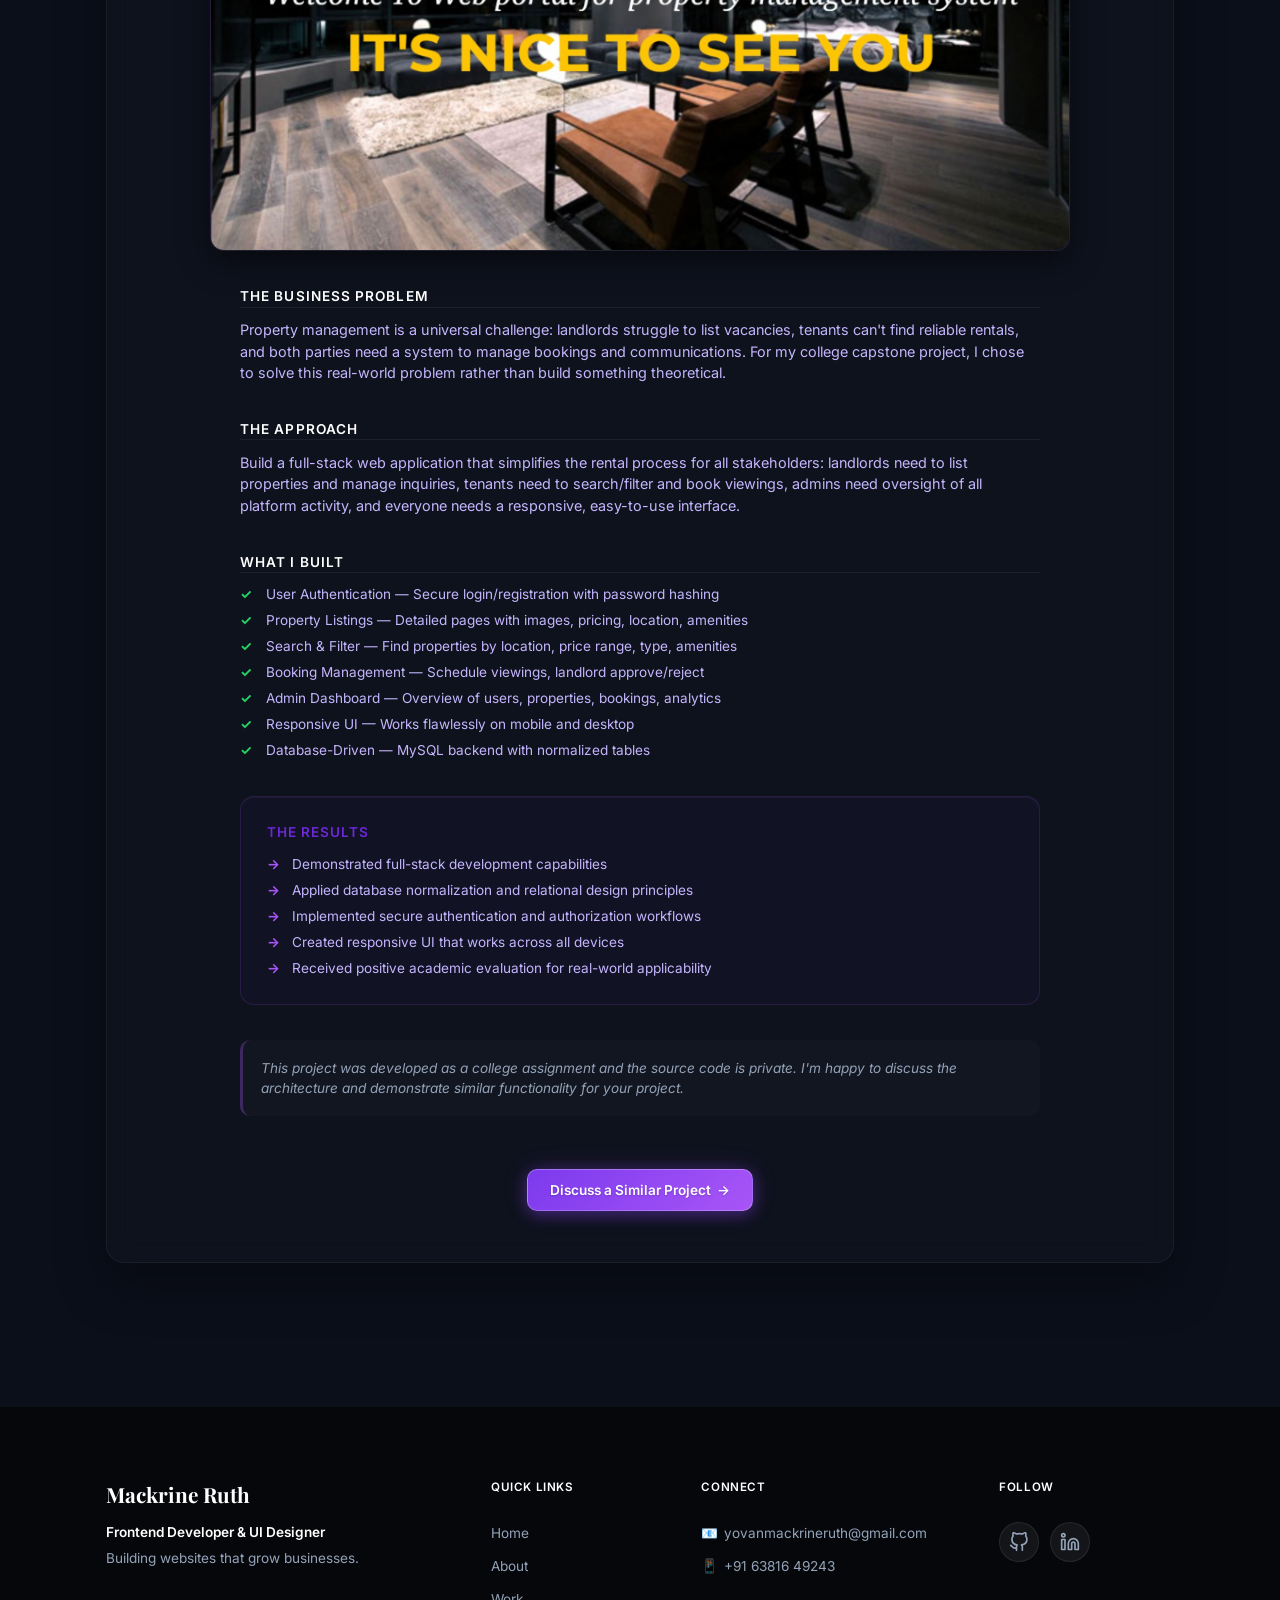
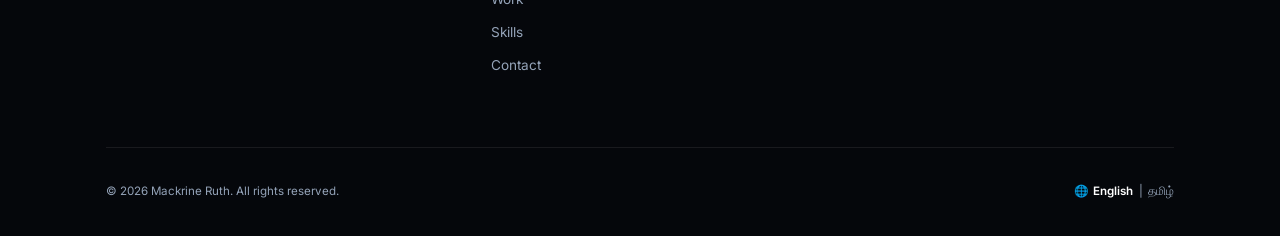
<file: work.html>
<!DOCTYPE html>
<html lang="en">

<head>
    <meta charset="UTF-8">
    <meta name="viewport" content="width=device-width, initial-scale=1.0">
    <meta http-equiv="X-UA-Compatible" content="IE=edge">

    <!-- Work Page SEO Meta Tags (Section 4.1) -->
    <title>Case Studies — Real Business Results | Mackrine Ruth</title>
    <meta name="description"
        content="See how I helped real businesses solve their online challenges. From luxury boutiques to event planners, these case studies show the problems, solutions, and results of each project.">
    <meta name="keywords"
        content="web development case studies, business website portfolio, frontend developer projects, responsive website examples, small business websites Tamil Nadu">
    <meta name="author" content="Mackrine Ruth">
    <meta name="robots" content="index, follow">
    <link rel="canonical" href="https://mackrineruth.dev/work.html">

    <!-- Open Graph / Facebook -->
    <meta property="og:type" content="website">
    <meta property="og:url" content="https://mackrineruth.dev/work.html">
    <meta property="og:title" content="Real Business Results — Web Development Case Studies">
    <meta property="og:description"
        content="Not just pretty websites. These are real solutions to real business problems. See the challenges, the approach, and the results.">
    <meta property="og:image" content="assets/images/boutique-home.png">
    <meta property="og:locale" content="en_IN">

    <!-- Twitter -->
    <meta property="twitter:card" content="summary_large_image">
    <meta property="twitter:url" content="https://mackrineruth.dev/work.html">
    <meta property="twitter:title" content="Real Business Results — Web Development Case Studies">
    <meta property="twitter:description"
        content="Not just pretty websites. These are real solutions to real business problems. See the challenges, the approach, and the results.">
    <meta property="twitter:image" content="assets/images/boutique-home.png">

    <!-- Preconnect to Google Fonts -->
    <link rel="preconnect" href="https://fonts.googleapis.com">
    <link rel="preconnect" href="https://fonts.gstatic.com" crossorigin>
    <link
        href="https://fonts.googleapis.com/css2?family=Playfair+Display:wght@400;600;700&family=Inter:wght@300;400;500;600;700&display=swap"
        rel="stylesheet">

    <!-- Main Stylesheet -->
    <link rel="stylesheet" href="css/style.css">
</head>

<body>
    <!-- Skip to main content -->
    <a href="#main" class="skip-link">Skip to main content</a>

    <!-- ========================================
         GLOBAL HEADER / NAVIGATION (Reused)
         ======================================== -->
    <header class="site-header" role="banner">
        <div class="container nav-container">
            <nav class="main-nav" role="navigation" aria-label="Main navigation">
                <a href="index.html" class="nav-brand" aria-label="Mackrine Ruth - Home">Mackrine Ruth</a>

                <ul class="nav-menu" role="menubar">
                    <li role="none"><a href="index.html" class="nav-link" role="menuitem">Home</a></li>
                    <li role="none"><a href="about.html" class="nav-link" role="menuitem">About</a></li>
                    <li role="none"><a href="work.html" class="nav-link active" aria-current="page"
                            role="menuitem">Work</a></li>
                    <li role="none"><a href="skills.html" class="nav-link" role="menuitem">Skills</a></li>
                    <li role="none"><a href="contact.html" class="nav-link" role="menuitem">Contact</a></li>
                </ul>

                <button class="nav-toggle" aria-label="Toggle navigation menu" aria-expanded="false"
                    aria-controls="mobile-drawer" type="button">
                    <span class="hamburger-bar" aria-hidden="true"></span>
                    <span class="hamburger-bar" aria-hidden="true"></span>
                    <span class="hamburger-bar" aria-hidden="true"></span>
                </button>
            </nav>
        </div>

        <div class="mobile-drawer" id="mobile-drawer" role="dialog" aria-label="Mobile navigation" aria-modal="true"
            aria-hidden="true">
            <div class="drawer-overlay" aria-hidden="true"></div>
            <div class="drawer-content">
                <div class="drawer-header">
                    <span class="drawer-brand">Mackrine Ruth</span>
                    <button class="drawer-close" aria-label="Close navigation menu" type="button">
                        <span aria-hidden="true">&times;</span>
                    </button>
                </div>
                <ul class="drawer-menu" role="menu">
                    <li role="none"><a href="index.html" class="drawer-link" role="menuitem">Home</a></li>
                    <li role="none"><a href="about.html" class="drawer-link" role="menuitem">About</a></li>
                    <li role="none"><a href="work.html" class="drawer-link active" aria-current="page"
                            role="menuitem">Work</a></li>
                    <li role="none"><a href="skills.html" class="drawer-link" role="menuitem">Skills</a></li>
                    <li role="none"><a href="contact.html" class="drawer-link" role="menuitem">Contact</a></li>
                </ul>
                <div class="drawer-footer">
                    <p class="drawer-contact"><a
                            href="mailto:yovanmackrineruth@gmail.com">yovanmackrineruth@gmail.com</a></p>
                    <p class="drawer-contact"><a href="tel:+916381649243">+91 63816 49243</a></p>
                </div>
            </div>
        </div>
    </header>

    <!-- MAIN CONTENT -->
    <main id="main">

        <!-- ========================================
             PAGE HERO (Section 4.2)
             ======================================== -->
        <section class="page-hero work-hero" aria-labelledby="work-hero-heading">
            <div class="container">
                <nav class="breadcrumb" aria-label="Breadcrumb">
                    <ol class="breadcrumb-list">
                        <li class="breadcrumb-item"><a href="index.html">Home</a></li>
                        <li class="breadcrumb-item" aria-current="page"><span>Work</span></li>
                    </ol>
                </nav>

                <h1 id="work-hero-heading" class="page-hero-title">Real Problems. Real Solutions. Real Results.</h1>

                <p class="page-hero-subtitle">Every project here started with a business challenge. See how I
                    transformed those challenges into growth opportunities.</p>
            </div>
        </section>

        <!-- ========================================
             FILTER BAR (Section 4.3)
             ======================================== -->
        <section class="filter-section" aria-label="Project filters">
            <div class="container">
                <div class="filter-bar" role="group" aria-label="Filter projects by category">
                    <button class="filter-btn active" data-filter="all" aria-pressed="true">All</button>
                    <button class="filter-btn" data-filter="business" aria-pressed="false">Business Website</button>
                    <button class="filter-btn" data-filter="portfolio" aria-pressed="false">Portfolio</button>
                    <button class="filter-btn" data-filter="event" aria-pressed="false">Event Management</button>
                    <button class="filter-btn" data-filter="college" aria-pressed="false">College Project</button>
                </div>
            </div>
        </section>

        <!-- ========================================
             CASE STUDIES (Section 4.4)
             ======================================== -->
        <section class="case-studies-section" aria-labelledby="case-studies-heading">
            <div class="container">
                <h2 id="case-studies-heading" class="sr-only">Project Case Studies</h2>

                <!-- Case Study 1: AVIKA Boutique -->
                <article class="case-study" id="avika" data-category="business">
                    <div class="case-study-header">
                        <span class="case-category">Business Website</span>
                        <h3 class="case-title">AVIKA Boutique</h3>
                    </div>

                    <div class="case-study-image">
                        <img src="assets/images/boutique-home.png"
                            alt="AVIKA Boutique website showcasing luxury fashion collections with elegant responsive design"
                            width="800" height="450" loading="lazy">
                    </div>

                    <div class="case-study-content">
                        <div class="case-block">
                            <h4 class="case-block-title">The Business Problem</h4>
                            <p>AVIKA Boutique had a stunning physical store in Thanjavur but virtually no online
                                presence. Customers couldn't view their fashion collections before visiting, see
                                pricing or new arrivals, read testimonials from other customers, or book
                                appointments online. They were losing potential customers to competitors with better
                                digital visibility.</p>
                        </div>

                        <div class="case-block">
                            <h4 class="case-block-title">The Approach</h4>
                            <p>I needed to create a digital experience that matched AVIKA's in-store luxury. This
                                meant premium visual design with warm gold tones and elegant typography, fast
                                loading (luxury shouldn't mean slow), mobile-first design, easy navigation, and
                                social proof through testimonials.</p>
                        </div>

                        <div class="case-block">
                            <h4 class="case-block-title">What I Built</h4>
                            <ul class="case-features">
                                <li>Responsive Mobile Navigation — Slide-out panel with smooth hamburger animation
                                </li>
                                <li>Scroll-Adaptive Header — Transparent to frosted glass transition</li>
                                <li>Scroll Reveal Animations — Content fades in as visitors scroll</li>
                                <li>Custom Testimonial Carousel — Auto-advancing every 3 seconds, pauses on hover
                                </li>
                                <li>Back-to-Top Button — Subtle floating button for easy navigation</li>
                                <li>SEO-Optimized Structure — Semantic HTML5, proper heading hierarchy, meta tags
                                </li>
                                <li>Zero External Dependencies — Pure vanilla HTML, CSS, JavaScript</li>
                            </ul>
                        </div>

                        <div class="case-block case-results">
                            <h4 class="case-block-title">The Results</h4>
                            <ul class="case-results-list">
                                <li>Website loads in under 2 seconds on mobile</li>
                                <li>Fully responsive across all devices</li>
                                <li>Improved local SEO visibility for "boutique Thanjavur" searches</li>
                                <li>Customers can now browse collections before visiting</li>
                                <li>Testimonials carousel increases trust and conversion</li>
                            </ul>
                        </div>

                        <div class="case-actions">
                            <a href="https://boutique-phi-khaki.vercel.app" class="btn btn-primary" target="_blank" rel="noopener noreferrer">View Live Site <span aria-hidden="true">→</span></a>
                            <a href="https://github.com/macky-2004/boutique" class="btn btn-secondary" target="_blank" rel="noopener noreferrer">View Source Code <span
                                    aria-hidden="true">→</span></a>
                        </div>
                    </div>
                </article>

                <!-- Case Study 2: Madhavi Mehandi -->
                <article class="case-study" id="madhavi" data-category="portfolio">
                    <div class="case-study-header">
                        <span class="case-category">Portfolio / Creative</span>
                        <h3 class="case-title">Madhavi Mehandi</h3>
                    </div>

                    <div class="case-study-image">
                        <img src="assets/images/mehendi-home.png"
                            alt="Madhavi Mehandi portfolio displaying intricate bridal mehendi designs with interactive gallery"
                            width="800" height="450" loading="lazy">
                    </div>

                    <div class="case-study-content">
                        <div class="case-block">
                            <h4 class="case-block-title">The Business Problem</h4>
                            <p>Madhavi was a talented mehendi artist with 50+ designs in her portfolio — but no way
                                to show them to potential clients. She relied entirely on word-of-mouth and WhatsApp
                                forwards of low-quality photos. No professional portfolio, no way to categorize
                                designs, no booking system or clear pricing. Competitors with simple Instagram pages
                                were winning clients.</p>
                        </div>

                        <div class="case-block">
                            <h4 class="case-block-title">The Approach</h4>
                            <p>Madhavi needed more than a website — she needed a digital showcase that reflected her
                                artistry. Key priorities: visual-first design, easy browsing with category filters,
                                immersive viewing through a lightbox, fast loading for mobile brides, and a video
                                element showing her process.</p>
                        </div>

                        <div class="case-block">
                            <h4 class="case-block-title">What I Built</h4>
                            <ul class="case-features">
                                <li>Auto-Playing Hero Video — Shows Madhavi's mehendi process with image fallback
                                </li>
                                <li>Interactive Gallery with Category Filters — Bridal, Casual, Festival, Arabic
                                </li>
                                <li>Custom Lightbox Viewer — Full-screen with X, outside click, or Escape to close
                                </li>
                                <li>Scroll Reveal Animations — Gallery items fade in dynamically</li>
                                <li>Scroll-Adaptive Navigation — Frosted glass header on scroll</li>
                                <li>BEM CSS Architecture — Organized, maintainable code</li>
                                <li>CSS clamp() Typography — Fluid responsive text sizing</li>
                                <li>100% Vanilla Code — No external libraries, maximum performance</li>
                            </ul>
                        </div>

                        <div class="case-block case-results">
                            <h4 class="case-block-title">The Results</h4>
                            <ul class="case-results-list">
                                <li>Professional portfolio that rivals competitors' Instagram presence</li>
                                <li>50+ designs organized and easily browsable</li>
                                <li>Category filtering helps clients find exactly what they want</li>
                                <li>Lightbox creates immersive viewing experience</li>
                                <li>Mobile-optimized for brides browsing on their phones</li>
                                <li>100% PageSpeed score — no bloated plugins</li>
                            </ul>
                        </div>

                        <div class="case-actions">
                            <a href="https://mehendi-gamma.vercel.app" class="btn btn-primary" target="_blank" rel="noopener noreferrer">View Live Site <span aria-hidden="true">→</span></a>
                            <a href="https://github.com/macky-2004/mehendi" class="btn btn-secondary" target="_blank" rel="noopener noreferrer">View Source Code <span
                                    aria-hidden="true">→</span></a>
                        </div>
                    </div>
                </article>

                <!-- Case Study 3: TYM Jewellery -->
                <article class="case-study" id="tym-jewellery" data-category="business">
                    <div class="case-study-header">
                        <span class="case-category">Business Website</span>
                        <h3 class="case-title">TYM Jewellery</h3>
                    </div>

                    <div class="case-study-image">
                        <img src="assets/images/jewel-home.png"
                            alt="TYM Jewellery website showing organized gold collections with WhatsApp inquiry integration"
                            width="800" height="450" loading="lazy">
                    </div>

                    <div class="case-study-content">
                        <div class="case-block">
                            <h4 class="case-block-title">The Business Problem</h4>
                            <p>TYM Jewellery had 14+ jewellery categories and 80+ products — but no organized way
                                for customers to browse online. Customers couldn't browse categories without
                                visiting the store, there was no system for online inquiries, no FAQ section (staff
                                answered the same questions repeatedly), and no way to display customer
                                testimonials. They needed a solution without complex e-commerce infrastructure.</p>
                        </div>

                        <div class="case-block">
                            <h4 class="case-block-title">The Approach</h4>
                            <p>The goal wasn't to build an e-commerce site. It was to build a digital catalogue that
                                made browsing effortless and inquiries frictionless. Strategy: category-based
                                navigation, WhatsApp integration for instant communication, FAQ accordion,
                                testimonials, and mobile-first design.</p>
                        </div>

                        <div class="case-block">
                            <h4 class="case-block-title">What I Built</h4>
                            <ul class="case-features">
                                <li>Hidden Category Drawer — 14 master categories, 6 products each</li>
                                <li>WhatsApp API Integration — One tap to start a conversation</li>
                                <li>Infinite Feedback Slider — CSS keyframe-driven, pauses on hover/touch</li>
                                <li>FAQ Accordion — 5 common questions with smooth transitions</li>
                                <li>Care Policy Modal — Sliding overlay for jewellery care info</li>
                                <li>Golden Inline SVG Icons — Custom-designed, crisp at any resolution</li>
                                <li>Semantic HTML5 — Proper structure for screen readers and search engines</li>
                                <li>Serverless Architecture — 100% client-side, zero server costs</li>
                            </ul>
                        </div>

                        <div class="case-block case-results">
                            <h4 class="case-block-title">The Results</h4>
                            <ul class="case-results-list">
                                <li>Customers can browse 80+ products in organized categories</li>
                                <li>WhatsApp inquiries increased customer engagement significantly</li>
                                <li>FAQ section reduced repetitive staff inquiries by ~40%</li>
                                <li>Zero server costs — hosted on free static platforms</li>
                                <li>Instant page loads improve user retention</li>
                                <li>Mobile-optimized for on-the-go jewellery browsing</li>
                            </ul>
                        </div>

                        <div class="case-actions">
                            <a href="https://tym-jewels.vercel.app" class="btn btn-primary" target="_blank" rel="noopener noreferrer">View Live Site <span aria-hidden="true">→</span></a>
                            <a href="https://github.com/macky-2004/TYM-Jewels" class="btn btn-secondary" target="_blank" rel="noopener noreferrer">View Source Code <span
                                    aria-hidden="true">→</span></a>
                        </div>
                    </div>
                </article>

                <!-- Case Study 4: TYM Events -->
                <article class="case-study" id="tym-events" data-category="event">
                    <div class="case-study-header">
                        <span class="case-category">Event Management</span>
                        <h3 class="case-title">TYM Events</h3>
                    </div>

                    <div class="case-study-image">
                        <img src="assets/images/events-home.png"
                            alt="TYM Events website showcasing Tamil Nadu wedding and corporate event planning services"
                            width="800" height="450" loading="lazy">
                    </div>

                    <div class="case-study-content">
                        <div class="case-block">
                            <h4 class="case-block-title">The Business Problem</h4>
                            <p>TYM Events needed to establish credibility in Tamil Nadu's competitive event planning
                                market. No professional website to showcase past events and services, difficulty
                                conveying the scale and quality of their work, no way to display impressive
                                statistics, no FAQ for common event planning questions, and the need to appeal to
                                both traditional wedding clients and corporate event planners.</p>
                        </div>

                        <div class="case-block">
                            <h4 class="case-block-title">The Approach</h4>
                            <p>The website needed to feel premium, trustworthy, and culturally relevant. Strategy:
                                visual storytelling through curated photography, animated statistics for
                                credibility, comprehensive FAQ, Tamil language support, and fast loading for mobile
                                event planners.</p>
                        </div>

                        <div class="case-block">
                            <h4 class="case-block-title">What I Built</h4>
                            <ul class="case-features">
                                <li>Hero Section with Compelling Value Proposition — Clear headline, strong CTA</li>
                                <li>Scroll Reveal Animations — Narrative flow keeping engagement high</li>
                                <li>Statistics Counter with Count-Up Animation — Numbers animate from 0</li>
                                <li>FAQ Accordion — 5+ questions with smooth expand/collapse</li>
                                <li>Responsive Layouts — Flawless from 320px mobile to 4K desktop</li>
                                <li>SEO-Friendly Structure — Semantic HTML, proper heading hierarchy</li>
                                <li>Performance Optimization — Zero external dependencies</li>
                                <li>Tamil Language Support — Noto Sans Tamil for cultural relevance</li>
                            </ul>
                        </div>

                        <div class="case-block case-results">
                            <h4 class="case-block-title">The Results</h4>
                            <ul class="case-results-list">
                                <li>Professional digital presence competing with established planners</li>
                                <li>Animated statistics create immediate credibility</li>
                                <li>FAQ section reduced basic inquiry calls by ~30%</li>
                                <li>Mobile-optimized for planners browsing between client meetings</li>
                                <li>Local SEO improved for "event planner Thanjavur" searches</li>
                                <li>Tamil language support resonates with local audience</li>
                            </ul>
                        </div>

                        <div class="case-actions">
                            <a href="https://tym-events-2026.vercel.app" class="btn btn-primary" target="_blank" rel="noopener noreferrer">View Live Site <span aria-hidden="true">→</span></a>
                            <a href="https://github.com/macky-2004/TYM-Events" class="btn btn-secondary" target="_blank" rel="noopener noreferrer">View Source Code <span
                                    aria-hidden="true">→</span></a>
                        </div>
                    </div>
                </article>

                <!-- Case Study 5: TYM Electricals & Hardware -->
                <article class="case-study" id="tym-electricals" data-category="business">
                    <div class="case-study-header">
                        <span class="case-category">Business Website</span>
                        <h3 class="case-title">TYM Electricals & Hardware</h3>
                    </div>

                    <div class="case-study-image">
                        <img src="assets/images/hardware-home.png"
                            alt="TYM Electricals & Hardware multi-page website with product catalog and WhatsApp lead generation"
                            width="800" height="450" loading="lazy">
                    </div>

                    <div class="case-study-content">
                        <div class="case-block">
                            <h4 class="case-block-title">The Business Problem</h4>
                            <p>TYM Electricals & Hardware needed to modernize their digital presence without losing
                                their established credibility. No comprehensive website showing their full product
                                range, B2B customers couldn't find product specifications online, no lead generation
                                system, needed multiple pages (Home, About, Products, Contact, Policies), and
                                concerned about maintenance costs and complexity.</p>
                        </div>

                        <div class="case-block">
                            <h4 class="case-block-title">The Approach</h4>
                            <p>A traditional business needs a modern website that still feels trustworthy. Strategy:
                                professional corporate design (deep blue + warm gold), multi-page structure,
                                WhatsApp lead generation, glassmorphism effects, and easy maintenance through static
                                site architecture.</p>
                        </div>

                        <div class="case-block">
                            <h4 class="case-block-title">What I Built</h4>
                            <ul class="case-features">
                                <li>Multi-Page Architecture — 7 pages with unique meta tags for SEO</li>
                                <li>Responsive Navigation — Desktop horizontal menu, mobile slide-out drawer</li>
                                <li>Scroll Animations — IntersectionObserver-powered fade-ins on every page</li>
                                <li>Custom Testimonial Carousel — Auto-rotation every 5 seconds, pause on hover</li>
                                <li>WhatsApp Lead Generation — Contact form redirects to WhatsApp</li>
                                <li>Glassmorphism Header — backdrop-filter: blur(20px)</li>
                                <li>Responsive Grid Layouts — Product showcases, service cards, stats grids</li>
                                <li>Inline SVG Icons — Custom icons, CSS-driven color changes</li>
                                <li>Zero External Dependencies — Pure vanilla code</li>
                            </ul>
                        </div>

                        <div class="case-block case-results">
                            <h4 class="case-block-title">The Results</h4>
                            <ul class="case-results-list">
                                <li>7-page comprehensive site improves SEO coverage significantly</li>
                                <li>WhatsApp integration generates direct customer inquiries daily</li>
                                <li>Glassmorphism header creates memorable first impression</li>
                                <li>Multi-page structure allows detailed product explanations</li>
                                <li>Fast loading on all devices improves user retention</li>
                                <li>Static architecture means zero ongoing server costs</li>
                            </ul>
                        </div>

                        <div class="case-actions">
                            <a href="https://tym-hardware.vercel.app" class="btn btn-primary" target="_blank" rel="noopener noreferrer">View Live Site <span aria-hidden="true">→</span></a>
                            <a href="https://github.com/macky-2004/TYM-Hardware" class="btn btn-secondary" target="_blank" rel="noopener noreferrer">View Source Code <span
                                    aria-hidden="true">→</span></a>
                        </div>
                    </div>
                </article>

                <!-- Case Study 6: Property Management System capstone -->
                <article class="case-study" id="property-management" data-category="college">
                    <div class="case-study-header">
                        <span class="case-category">College Project</span>
                        <h3 class="case-title">Web Portal for Property Management System</h3>
                    </div>

                    <div class="case-study-image">
                        <img src="assets/images/webportal-home.png"
                            alt="Property Management System web portal with user authentication and admin dashboard"
                            width="800" height="450" loading="lazy">
                    </div>

                    <div class="case-study-content">
                        <div class="case-block">
                            <h4 class="case-block-title">The Business Problem</h4>
                            <p>Property management is a universal challenge: landlords struggle to list vacancies,
                                tenants can't find reliable rentals, and both parties need a system to manage
                                bookings and communications. For my college capstone project, I chose to solve this
                                real-world problem rather than build something theoretical.</p>
                        </div>

                        <div class="case-block">
                            <h4 class="case-block-title">The Approach</h4>
                            <p>Build a full-stack web application that simplifies the rental process for all
                                stakeholders: landlords need to list properties and manage inquiries, tenants need
                                to search/filter and book viewings, admins need oversight of all platform activity,
                                and everyone needs a responsive, easy-to-use interface.</p>
                        </div>

                        <div class="case-block">
                            <h4 class="case-block-title">What I Built</h4>
                            <ul class="case-features">
                                <li>User Authentication — Secure login/registration with password hashing</li>
                                <li>Property Listings — Detailed pages with images, pricing, location, amenities
                                </li>
                                <li>Search & Filter — Find properties by location, price range, type, amenities</li>
                                <li>Booking Management — Schedule viewings, landlord approve/reject</li>
                                <li>Admin Dashboard — Overview of users, properties, bookings, analytics</li>
                                <li>Responsive UI — Works flawlessly on mobile and desktop</li>
                                <li>Database-Driven — MySQL backend with normalized tables</li>
                            </ul>
                        </div>

                        <div class="case-block case-results">
                            <h4 class="case-block-title">The Results</h4>
                            <ul class="case-results-list">
                                <li>Demonstrated full-stack development capabilities</li>
                                <li>Applied database normalization and relational design principles</li>
                                <li>Implemented secure authentication and authorization workflows</li>
                                <li>Created responsive UI that works across all devices</li>
                                <li>Received positive academic evaluation for real-world applicability</li>
                            </ul>
                        </div>

                        <div class="case-note">
                            <p>This project was developed as a college assignment and the source code is private.
                                I'm happy to discuss the architecture and demonstrate similar functionality for your
                                project.</p>
                        </div>

                        <div class="case-actions">
                            <a href="contact.html" class="btn btn-primary">Discuss a Similar Project <span
                                    aria-hidden="true">→</span></a>
                        </div>
                    </div>
                </article>

            </div>
        </section>

    </main>

    <!-- ========================================
         GLOBAL FOOTER (Reused)
         ======================================== -->
    <footer class="site-footer" role="contentinfo">
        <div class="container">
            <div class="footer-grid">
                <div class="footer-brand">
                    <a href="index.html" class="footer-logo">Mackrine Ruth</a>
                    <p class="footer-tagline">Frontend Developer & UI Designer</p>
                    <p class="footer-mission">Building websites that grow businesses.</p>
                </div>
                <nav class="footer-nav" aria-label="Footer navigation">
                    <h3 class="footer-heading">Quick Links</h3>
                    <ul class="footer-links">
                        <li><a href="index.html">Home</a></li>
                        <li><a href="about.html">About</a></li>
                        <li><a href="work.html">Work</a></li>
                        <li><a href="skills.html">Skills</a></li>
                        <li><a href="contact.html">Contact</a></li>
                    </ul>
                </nav>
                <div class="footer-contact">
                    <h3 class="footer-heading">Connect</h3>
                    <ul class="footer-links">
                        <li><a href="mailto:yovanmackrineruth@gmail.com"><span aria-hidden="true">📧</span>
                                yovanmackrineruth@gmail.com</a></li>
                        <li><a href="tel:+916381649243"><span aria-hidden="true">📱</span> +91 63816 49243</a></li>
                    </ul>
                </div>
                <div class="footer-social">
                    <h3 class="footer-heading">Follow</h3>
                    <ul class="footer-social-links">
                        <li><a href="https://github.com/macky-2004" target="_blank" rel="noopener noreferrer"
                                aria-label="GitHub Profile"><svg width="20" height="20" viewBox="0 0 24 24" fill="none"
                                    stroke="currentColor" stroke-width="2" stroke-linecap="round"
                                    stroke-linejoin="round">
                                    <path
                                        d="M9 19c-5 1.5-5-2.5-7-3m14 6v-3.87a3.37 3.37 0 0 0-.94-2.61c3.14-.35 6.44-1.54 6.44-7A5.44 5.44 0 0 0 20 4.77 5.07 5.07 0 0 0 19.91 1S18.73.65 16 2.48a13.38 13.38 0 0 0-7 0C6.27.65 5.09 1 5.09 1A5.07 5.07 0 0 0 5 4.77a5.44 5.44 0 0 0-1.5 3.78c0 5.42 3.3 6.61 6.44 7A3.37 3.37 0 0 0 9 18.13V22" />
                                </svg></a></li>
                        <li><a href="https://linkedin.com/in/mackrine-ruth-5611002bb" target="_blank"
                                rel="noopener noreferrer" aria-label="LinkedIn Profile"><svg width="20" height="20"
                                    viewBox="0 0 24 24" fill="none" stroke="currentColor" stroke-width="2"
                                    stroke-linecap="round" stroke-linejoin="round">
                                    <path
                                        d="M16 8a6 6 0 0 1 6 6v7h-4v-7a2 2 0 0 0-2-2 2 2 0 0 0-2 2v7h-4v-7a6 6 0 0 1 6-6z" />
                                    <rect x="2" y="9" width="4" height="12" />
                                    <circle cx="4" cy="4" r="2" />
                                </svg></a></li>
                    </ul>
                </div>
            </div>
            <div class="footer-bottom">
                <p class="footer-copyright">© 2026 Mackrine Ruth. All rights reserved.</p>
                <div class="footer-language">
                    <span class="lang-label" aria-hidden="true">🌐</span>
                    <span class="lang-active">English</span>
                    <span aria-hidden="true">|</span>
                    <a href="#" class="lang-link" lang="ta">தமிழ்</a>
                </div>
            </div>
        </div>
    </footer>

    <!-- JavaScript -->
    <script src="js/main.js"></script>
</body>

</html>
</file>
<file: css/style.css>
/* ============================================
   MACKRINE RUTH PORTFOLIO
   Global Styles | Navigation | Hero Section
   Mobile-First Responsive Design
   ============================================ */

/* ------------------------------------------
   1. CSS CUSTOM PROPERTIES (Design Tokens)
   ------------------------------------------ */
:root {
    /* Primary Gradient: Rich Purple Glow → Neon Violet Accent */
    --color-primary-start: #6D28D9;
    --color-primary-end: #A855F7;

    /* Secondary Gradient: Neon Violet → Soft Lavender */
    --color-secondary-start: #A855F7;
    --color-secondary-end: #C4B5FD;

    /* Accent Gradient: Soft Lavender → Tech Green (for CTA/success) */
    --color-accent-start: #C4B5FD;
    --color-accent-end: #25D366;

    /* Background Colors */
    --color-bg: #0B0F1A;
    --color-bg-alt: #120A2A;
    --color-surface: rgba(255, 255, 255, 0.05);
    --color-dark: #05070B;

    /* Text Colors */
    --color-text-primary: #FFFFFF;
    --color-text-secondary: #C4B5FD;
    --color-text-muted: #94A3B8;
    --color-text-light: #FFFFFF;

    /* Border Colors */
    --color-border: rgba(255, 255, 255, 0.08);
    --color-border-hover: rgba(168, 85, 247, 0.3);

    /* Typography */
    --font-display: 'Playfair Display', Georgia, serif;
    --font-body: 'Inter', system-ui, -apple-system, sans-serif;

    /* Fluid Font Sizes - Tightened for SaaS feel */
    --text-hero: clamp(2.0rem, 4.5vw, 3.25rem);
    --text-h2: clamp(1.4rem, 3.2vw, 1.85rem);
    --text-h3: clamp(1.1rem, 2vw, 1.3rem);
    --text-body: clamp(0.9rem, 1vw, 0.975rem);
    --text-small: 0.85rem;
    --text-caption: 0.725rem;

    /* Line Heights - Tighter, more compact */
    --leading-tight: 1.3;
    --leading-normal: 1.5;
    --leading-compact: 1.0;

    /* Spacing Scale - Compact layout system */
    --space-xs: 0.35rem;
    --space-sm: 0.7rem;
    --space-md: 1.1rem;
    --space-lg: 1.6rem;
    --space-xl: 2.2rem;
    --space-2xl: 3.2rem;
    --space-3xl: 4.5rem;

    /* Layout */
    --nav-height: 56px;
    --container-max: 1120px;
    --radius-sm: 6px;
    --radius-md: 10px;
    --radius-lg: 14px;
    --radius-xl: 18px;
    --radius-full: 9999px;

    /* Shadows (Subtle, professional) */
    --shadow-sm: 0 2px 8px rgba(0, 0, 0, 0.4);
    --shadow-md: 0 6px 20px rgba(109, 40, 217, 0.12);
    --shadow-lg: 0 16px 36px rgba(0, 0, 0, 0.5);
    --shadow-nav: 0 2px 20px rgba(0, 0, 0, 0.4);

    /* Transitions */
    --transition-fast: 200ms cubic-bezier(0.4, 0, 0.2, 1);
    --transition-base: 300ms cubic-bezier(0.4, 0, 0.2, 1);
    --transition-slow: 600ms cubic-bezier(0.4, 0, 0.2, 1);

    /* Z-Index Scale */
    --z-bg: -1;
    --z-content: 1;
    --z-nav: 100;
    --z-drawer: 200;
    --z-overlay: 150;
    --z-skip: 300;
}

/* Desktop navigation height and container overrides */
@media (min-width: 992px) {
    :root {
        --nav-height: 64px;
        --container-max: 1120px;
    }
}

/* Mobile-first scaling overrides to reduce spacing and font sizes */
@media (max-width: 767px) {
    :root {
        --space-xs: 0.25rem;
        --space-sm: 0.5rem;
        --space-md: 0.85rem;
        --space-lg: 1.25rem;
        --space-xl: 1.75rem;
        --space-2xl: 2.5rem;
        --space-3xl: 3.0rem;
        
        --text-hero: clamp(1.8rem, 7vw, 2.25rem);
        --text-h2: clamp(1.3rem, 5vw, 1.6rem);
        --text-h3: clamp(1.05rem, 4vw, 1.15rem);
        --text-body: 0.875rem;
        --nav-height: 48px;
    }
}

/* ------------------------------------------
   2. RESET & BASE STYLES
   ------------------------------------------ */
*,
*::before,
*::after {
    box-sizing: border-box;
    margin: 0;
    padding: 0;
}

html {
    scroll-behavior: smooth;
    font-size: 16px;
    -webkit-text-size-adjust: 100%;
    -webkit-font-smoothing: antialiased;
    -moz-osx-font-smoothing: grayscale;
}

body {
    font-family: var(--font-body);
    font-size: var(--text-body);
    line-height: var(--leading-normal);
    color: var(--color-text-primary);
    background-color: var(--color-bg);
    overflow-x: hidden;
    position: relative;
    min-height: 100vh;
}

/* Background gradient mesh layers */
body::before {
    content: '';
    position: fixed;
    inset: 0;
    z-index: -10;
    background: #0B0F1A;
    background-image: 
        radial-gradient(circle at 10% 20%, rgba(109, 40, 217, 0.16) 0%, transparent 45%),
        radial-gradient(circle at 90% 80%, rgba(168, 85, 247, 0.14) 0%, transparent 45%),
        radial-gradient(circle at 50% 50%, rgba(12, 10, 42, 0.6) 0%, transparent 100%),
        radial-gradient(circle at 85% 15%, rgba(196, 181, 253, 0.05) 0%, transparent 35%);
    pointer-events: none;
}

/* Subtle noise texture overlay */
body::after {
    content: '';
    position: fixed;
    inset: 0;
    z-index: -9;
    opacity: 0.025;
    pointer-events: none;
    background-image: url("data:image/svg+xml,%3Csvg viewBox='0 0 200 200' xmlns='http://www.w3.org/2000/svg'%3E%3Cfilter id='noiseFilter'%3E%3CfeTurbulence type='fractalNoise' baseFrequency='0.85' numOctaves='3' stitchTiles='stitch'/%3E%3C/filter%3E%3Crect width='100%25' height='100%25' filter='url(%23noiseFilter)'/%3E%3C/svg%3E");
}

/* Premium Scrollbar */
::-webkit-scrollbar {
    width: 10px;
}
::-webkit-scrollbar-track {
    background: #0B0F1A;
}
::-webkit-scrollbar-thumb {
    background: rgba(109, 40, 217, 0.3);
    border-radius: var(--radius-full);
    border: 2px solid #0B0F1A;
}
::-webkit-scrollbar-thumb:hover {
    background: rgba(168, 85, 247, 0.6);
}

/* Remove default list styles for navigation */
ul[role="menubar"],
ul[role="menu"],
.drawer-menu {
    list-style: none;
}

/* Accessible focus indicators */
:focus-visible {
    outline: 3px solid var(--color-primary-start);
    outline-offset: 2px;
    border-radius: var(--radius-sm);
}

/* Respect reduced motion preferences */
@media (prefers-reduced-motion: reduce) {

    *,
    *::before,
    *::after {
        animation-duration: 0.01ms !important;
        animation-iteration-count: 1 !important;
        transition-duration: 0.01ms !important;
        scroll-behavior: auto !important;
    }

    .typing-cursor {
        animation: none !important;
        opacity: 0;
    }
}

/* ------------------------------------------
   3. UTILITY CLASSES
   ------------------------------------------ */
.container {
    width: 100%;
    max-width: var(--container-max);
    margin: 0 auto;
    padding-left: var(--space-md);
    padding-right: var(--space-md);
}

@media (min-width: 768px) {
    .container {
        padding-left: var(--space-lg);
        padding-right: var(--space-lg);
    }
}

.text-gradient {
    background: linear-gradient(135deg, var(--color-primary-start), var(--color-primary-end));
    -webkit-background-clip: text;
    -webkit-text-fill-color: transparent;
    background-clip: text;
}

/* Skip to content link for keyboard users */
.skip-link {
    position: absolute;
    top: -100%;
    left: var(--space-md);
    z-index: var(--z-skip);
    padding: var(--space-sm) var(--space-md);
    background: var(--color-dark);
    color: var(--color-text-light);
    font-weight: 600;
    text-decoration: none;
    border-radius: var(--radius-md);
    transition: top var(--transition-fast);
}

.skip-link:focus {
    top: var(--space-md);
}

/* ------------------------------------------
   4. BUTTON SYSTEM
   ------------------------------------------ */
.btn {
    display: inline-flex;
    align-items: center;
    justify-content: center;
    gap: var(--space-xs);
    font-family: var(--font-body);
    font-weight: 600;
    font-size: var(--text-small);
    text-decoration: none;
    border: none;
    cursor: pointer;
    transition: all var(--transition-fast);
    border-radius: var(--radius-md);
    padding: 10px 22px;
    min-height: 40px;
}

.btn-primary {
    background: linear-gradient(135deg, var(--color-primary-start), var(--color-primary-end));
    color: var(--color-text-light);
    box-shadow: 0 4px 12px rgba(109, 40, 217, 0.12);
}

.btn-primary:hover {
    transform: translateY(-1.5px);
    box-shadow: 0 6px 16px rgba(109, 40, 217, 0.2);
    filter: brightness(1.05);
}

.btn-primary:active {
    transform: scale(0.98);
}

.btn-secondary {
    background: transparent;
    color: var(--color-text-primary);
    border: 1px solid var(--color-border);
}

.btn-secondary:hover {
    background: rgba(255, 255, 255, 0.03);
    border-color: var(--color-primary-end);
    color: #FFFFFF;
    transform: translateY(-1.5px);
}

/* ------------------------------------------
   5. GLOBAL HEADER / NAVIGATION
   ------------------------------------------ */
.site-header {
    position: fixed;
    top: 0;
    left: 0;
    width: 100%;
    height: var(--nav-height);
    z-index: var(--z-nav);
    transition: background var(--transition-base),
        box-shadow var(--transition-base),
        backdrop-filter var(--transition-base);
}

/* Glassmorphism state triggered on scroll */
.site-header.scrolled {
    background: rgba(248, 250, 252, 0.85);
    backdrop-filter: blur(20px);
    -webkit-backdrop-filter: blur(20px);
    box-shadow: var(--shadow-nav);
    border-bottom: 1px solid var(--color-border);
}

.nav-container {
    height: 100%;
    display: flex;
    align-items: center;
}

.main-nav {
    display: flex;
    align-items: center;
    justify-content: space-between;
    width: 100%;
    height: 100%;
}

/* Brand / Logo */
.nav-brand {
    font-family: var(--font-display);
    font-size: clamp(1.25rem, 2vw, 1.5rem);
    font-weight: 700;
    color: var(--color-text-primary);
    text-decoration: none;
    letter-spacing: -0.02em;
    transition: color var(--transition-fast);
    z-index: var(--z-content);
}

.nav-brand:hover {
    color: var(--color-primary-start);
}

/* Desktop Navigation Menu */
.nav-menu {
    display: none;
    align-items: center;
    gap: var(--space-lg);
}

.nav-link {
    font-family: var(--font-body);
    font-size: var(--text-small);
    font-weight: 500;
    color: var(--color-text-secondary);
    text-decoration: none;
    padding: var(--space-xs) 0;
    position: relative;
    transition: color var(--transition-fast);
}

/* Animated underline on hover */
.nav-link::after {
    content: '';
    position: absolute;
    bottom: 0;
    left: 0;
    width: 0;
    height: 2px;
    background: linear-gradient(90deg, var(--color-primary-start), var(--color-primary-end));
    transition: width var(--transition-base);
    border-radius: var(--radius-full);
}

.nav-link:hover,
.nav-link:focus {
    color: var(--color-text-primary);
}

.nav-link:hover::after,
.nav-link:focus::after {
    width: 100%;
}

/* Active page state */
.nav-link.active {
    color: var(--color-primary-start);
    font-weight: 600;
}

.nav-link.active::after {
    width: 100%;
}

/* Show desktop menu on large screens */
@media (min-width: 992px) {
    .nav-menu {
        display: flex;
    }
}

/* Mobile Hamburger Toggle */
.nav-toggle {
    display: flex;
    flex-direction: column;
    justify-content: center;
    align-items: center;
    gap: 5px;
    width: 44px;
    height: 44px;
    background: transparent;
    border: none;
    cursor: pointer;
    padding: 0;
    z-index: var(--z-content);
    position: relative;
}

.hamburger-bar {
    display: block;
    width: 24px;
    height: 2px;
    background: var(--color-text-primary);
    border-radius: var(--radius-full);
    transition: transform var(--transition-base),
        opacity var(--transition-base),
        background var(--transition-fast);
}

/* Hamburger to X animation */
.nav-toggle[aria-expanded="true"] .hamburger-bar:nth-child(1) {
    transform: translateY(7px) rotate(45deg);
}

.nav-toggle[aria-expanded="true"] .hamburger-bar:nth-child(2) {
    opacity: 0;
}

.nav-toggle[aria-expanded="true"] .hamburger-bar:nth-child(3) {
    transform: translateY(-7px) rotate(-45deg);
}

/* Hide hamburger on desktop */
@media (min-width: 992px) {
    .nav-toggle {
        display: none;
    }
}

/* ------------------------------------------
   6. MOBILE DRAWER
   ------------------------------------------ */
.mobile-drawer {
    position: fixed;
    top: 0;
    left: 0;
    width: 100%;
    height: 100%;
    z-index: var(--z-drawer);
    visibility: hidden;
    pointer-events: none;
    transition: visibility 0s linear var(--transition-base);
}

.mobile-drawer.is-open {
    visibility: visible;
    pointer-events: auto;
    transition-delay: 0s;
}

/* Overlay */
.drawer-overlay {
    position: absolute;
    top: 0;
    left: 0;
    width: 100%;
    height: 100%;
    background: rgba(15, 23, 42, 0.5);
    opacity: 0;
    transition: opacity var(--transition-base);
}

.mobile-drawer.is-open .drawer-overlay {
    opacity: 1;
}

/* Drawer Content Panel */
.drawer-content {
    position: absolute;
    top: 0;
    right: 0;
    width: min(320px, 85vw);
    height: 100%;
    background: var(--color-surface);
    box-shadow: var(--shadow-lg);
    transform: translateX(100%);
    transition: transform var(--transition-base);
    display: flex;
    flex-direction: column;
    padding: var(--space-lg);
}

.mobile-drawer.is-open .drawer-content {
    transform: translateX(0);
}

.drawer-header {
    display: flex;
    align-items: center;
    justify-content: space-between;
    margin-bottom: var(--space-xl);
    padding-bottom: var(--space-md);
    border-bottom: 1px solid var(--color-border);
}

.drawer-brand {
    font-family: var(--font-display);
    font-size: 1.25rem;
    font-weight: 700;
    color: var(--color-text-primary);
}

.drawer-close {
    width: 40px;
    height: 40px;
    display: flex;
    align-items: center;
    justify-content: center;
    background: transparent;
    border: none;
    font-size: 1.5rem;
    color: var(--color-text-secondary);
    cursor: pointer;
    border-radius: var(--radius-md);
    transition: background var(--transition-fast), color var(--transition-fast);
}

.drawer-close:hover,
.drawer-close:focus {
    background: var(--color-bg);
    color: var(--color-text-primary);
}

/* Drawer Menu Links */
.drawer-menu {
    display: flex;
    flex-direction: column;
    gap: var(--space-sm);
    flex: 1;
}

.drawer-link {
    display: block;
    padding: var(--space-sm) var(--space-md);
    font-family: var(--font-body);
    font-size: var(--text-body);
    font-weight: 500;
    color: var(--color-text-secondary);
    text-decoration: none;
    border-radius: var(--radius-md);
    transition: all var(--transition-fast);
}

.drawer-link:hover,
.drawer-link:focus {
    background: var(--color-bg);
    color: var(--color-primary-start);
    transform: translateX(4px);
}

.drawer-link.active {
    background: linear-gradient(135deg, rgba(79, 70, 229, 0.1), rgba(6, 182, 212, 0.1));
    color: var(--color-primary-start);
    font-weight: 600;
}

/* Drawer Footer */
.drawer-footer {
    margin-top: auto;
    padding-top: var(--space-lg);
    border-top: 1px solid var(--color-border);
}

.drawer-contact {
    font-size: var(--text-small);
    margin-bottom: var(--space-xs);
}

.drawer-contact a {
    color: var(--color-text-secondary);
    text-decoration: none;
    transition: color var(--transition-fast);
}

.drawer-contact a:hover {
    color: var(--color-primary-start);
}

/* Hide drawer on desktop */
@media (min-width: 992px) {
    .mobile-drawer {
        display: none !important;
    }
}

/* ------------------------------------------
   7. HERO SECTION
   ------------------------------------------ */
.hero {
    position: relative;
    min-height: 100vh;
    min-height: 100dvh;
    /* Dynamic viewport height for mobile */
    display: flex;
    align-items: center;
    overflow: hidden;
    padding-top: var(--nav-height);
    padding-bottom: var(--space-xl);
    background: linear-gradient(135deg,
            rgba(79, 70, 229, 0.03) 0%,
            rgba(6, 182, 212, 0.03) 50%,
            rgba(124, 58, 237, 0.03) 100%);
}

/* Animated Gradient Mesh Background */
.hero-bg {
    position: absolute;
    inset: 0;
    z-index: var(--z-bg);
    overflow: hidden;
    pointer-events: none;
}

.gradient-shape {
    position: absolute;
    border-radius: 50%;
    filter: blur(80px);
    opacity: 0.1;
    will-change: transform;
}

.shape-1 {
    width: 600px;
    height: 600px;
    background: var(--color-primary-start);
    top: -10%;
    left: -10%;
    animation: float-shape 20s ease-in-out infinite;
}

.shape-2 {
    width: 500px;
    height: 500px;
    background: var(--color-primary-end);
    top: 20%;
    right: -15%;
    animation: float-shape 25s ease-in-out infinite reverse;
}

.shape-3 {
    width: 400px;
    height: 400px;
    background: var(--color-secondary-start);
    bottom: -10%;
    left: 30%;
    animation: float-shape 22s ease-in-out infinite 2s;
}

.shape-4 {
    width: 350px;
    height: 350px;
    background: var(--color-accent-end);
    top: 50%;
    left: 50%;
    animation: float-shape 18s ease-in-out infinite 1s;
}

@keyframes float-shape {

    0%,
    100% {
        transform: translate(0, 0) scale(1);
    }

    25% {
        transform: translate(30px, -30px) scale(1.05);
    }

    50% {
        transform: translate(-20px, 20px) scale(0.95);
    }

    75% {
        transform: translate(20px, 10px) scale(1.02);
    }
}

/* Hero Container Layout */
.hero-container {
    position: relative;
    z-index: var(--z-content);
    display: grid;
    grid-template-columns: 1fr;
    gap: var(--space-xl);
    align-items: center;
    padding-top: var(--space-xl);
    padding-bottom: var(--space-xl);
}

/* Desktop: 60/40 split */
@media (min-width: 992px) {
    .hero-container {
        grid-template-columns: 1fr 0.66fr;
        gap: var(--space-3xl);
        padding-top: var(--space-2xl);
        padding-bottom: var(--space-2xl);
    }
}

/* Hero Text Content */
.hero-content {
    max-width: 640px;
}

.hero-title {
    font-family: var(--font-display);
    font-size: var(--text-hero);
    font-weight: 700;
    line-height: var(--leading-tight);
    color: var(--color-text-primary);
    margin-bottom: var(--space-lg);
    letter-spacing: -0.02em;
}

.hero-static-text {
    font-family: var(--font-body);
    font-size: var(--text-h3);
    font-weight: 500;
    color: var(--color-text-secondary);
    margin-bottom: var(--space-xs);
}

.hero-typing-wrapper {
    font-family: var(--font-body);
    font-size: var(--text-h3);
    font-weight: 600;
    color: var(--color-primary-start);
    margin-bottom: var(--space-lg);
    min-height: 2.5em;
    display: flex;
    align-items: center;
    flex-wrap: wrap;
    gap: var(--space-xs);
}

.typing-text {
    color: var(--color-primary-start);
}

.typing-cursor {
    display: inline-block;
    color: var(--color-primary-start);
    font-weight: 300;
    animation: blink-cursor 1s step-end infinite;
    margin-left: 2px;
}

@keyframes blink-cursor {

    0%,
    100% {
        opacity: 1;
    }

    50% {
        opacity: 0;
    }
}

.hero-description {
    font-family: var(--font-body);
    font-size: var(--text-body);
    line-height: var(--leading-normal);
    color: var(--color-text-secondary);
    margin-bottom: var(--space-xl);
    max-width: 540px;
}

/* CTA Group */
.hero-cta-group {
    display: flex;
    flex-direction: column;
    gap: var(--space-md);
    margin-bottom: var(--space-lg);
}

@media (min-width: 576px) {
    .hero-cta-group {
        flex-direction: row;
        flex-wrap: wrap;
    }
}

/* Trust Badge */
.hero-trust-badge {
    display: inline-flex;
    align-items: center;
    gap: var(--space-xs);
    font-size: var(--text-small);
    font-weight: 600;
    color: #FFFFFF !important;
    padding: 6px 14px;
    background: rgba(255, 255, 255, 0.04) !important;
    border: 1px solid rgba(255, 255, 255, 0.1) !important;
    border-radius: var(--radius-full);
    backdrop-filter: blur(12px);
    -webkit-backdrop-filter: blur(12px);
    box-shadow: 0 4px 12px rgba(0, 0, 0, 0.25);
}

.badge-icon {
    color: #25D366 !important;
    font-weight: 700;
}

/* ------------------------------------------
   8. HERO IMAGE
   ------------------------------------------ */
.hero-image-wrapper {
    display: flex;
    justify-content: center;
    align-items: center;
    position: relative;
}

.hero-image-container {
    position: relative;
    width: 280px;
    height: 280px;
}

@media (min-width: 576px) {
    .hero-image-container {
        width: 320px;
        height: 320px;
    }
}

@media (min-width: 992px) {
    .hero-image-container {
        width: 340px;
        height: 340px;
    }
}

/* Decorative floating geometric shapes */
.deco-shape {
    position: absolute;
    border-radius: 50%;
    z-index: var(--z-bg);
    will-change: transform;
}

.deco-1 {
    width: 80px;
    height: 80px;
    background: linear-gradient(135deg, var(--color-primary-start), var(--color-primary-end));
    opacity: 0.12;
    top: -20px;
    right: -10px;
}

.deco-2 {
    width: 60px;
    height: 60px;
    background: linear-gradient(135deg, var(--color-secondary-start), var(--color-secondary-end));
    opacity: 0.1;
    bottom: 20px;
    left: -30px;
    border-radius: 30% 70% 70% 30% / 30% 30% 70% 70%;
}

.deco-3 {
    width: 40px;
    height: 40px;
    background: linear-gradient(135deg, var(--color-accent-start), var(--color-accent-end));
    opacity: 0.12;
    top: 40%;
    right: -20px;
}

@keyframes float-deco {
    0%,
    100% {
        transform: translateY(0) rotate(0deg);
    }
    50% {
        transform: translateY(-20px) rotate(10deg);
    }
}

/* Profile Image Frame */
.profile-frame {
    position: relative;
    width: 100%;
    height: 100%;
    border-radius: 50%;
    padding: 6px;
    background: linear-gradient(135deg, var(--color-primary-start), var(--color-primary-end), var(--color-secondary-start), var(--color-accent-end));
    box-shadow: 0 12px 32px rgba(109, 40, 217, 0.15);
}

@keyframes float-profile {

    0%,
    100% {
        transform: translateY(0);
    }

    50% {
        transform: translateY(-12px);
    }
}

.profile-image {
    width: 100%;
    height: 100%;
    object-fit: cover;
    border-radius: 50%;
    border: 4px solid var(--color-surface);
    background: var(--color-bg);
    display: block;
}

/* ------------------------------------------
   9. SCROLL INDICATOR
   ------------------------------------------ */
.scroll-indicator {
    position: absolute;
    bottom: var(--space-lg);
    left: 50%;
    transform: translateX(-50%);
    display: flex;
    flex-direction: column;
    align-items: center;
    gap: var(--space-xs);
    color: var(--color-text-muted);
    font-size: var(--text-caption);
    font-weight: 500;
    text-decoration: none;
    transition: color var(--transition-fast), opacity var(--transition-base);
    z-index: var(--z-content);
    opacity: 0.8;
}

.scroll-indicator:hover,
.scroll-indicator:focus {
    color: var(--color-primary-start);
    opacity: 1;
}

.scroll-arrow {
    font-size: 1.25rem;
    animation: bounce-arrow 2s infinite;
}

@keyframes bounce-arrow {

    0%,
    20%,
    50%,
    80%,
    100% {
        transform: translateY(0);
    }

    40% {
        transform: translateY(-8px);
    }

    60% {
        transform: translateY(-4px);
    }
}

/* Hide scroll indicator when user scrolls down */
.site-header.scrolled~main .scroll-indicator {
    opacity: 0;
    pointer-events: none;
}

/* ------------------------------------------
   10. ACCESSIBILITY & HIGH CONTRAST
   ------------------------------------------ */
/* Screen reader only text */
.sr-only {
    position: absolute;
    width: 1px;
    height: 1px;
    padding: 0;
    margin: -1px;
    overflow: hidden;
    clip: rect(0, 0, 0, 0);
    white-space: nowrap;
    border: 0;
}

/* High contrast mode support */
@media (prefers-contrast: more) {
    .btn-primary {
        background: var(--color-primary-start);
        border: 2px solid currentColor;
    }

    .text-gradient {
        background: none;
        -webkit-text-fill-color: var(--color-primary-start);
        color: var(--color-primary-start);
    }

    .profile-frame {
        background: var(--color-primary-start);
    }
}

/* ============================================
   PROBLEMS SECTION (Section 2.3)
   ============================================ */

.problems-section {
    background-color: var(--color-bg);
    padding-top: var(--space-3xl);
    padding-bottom: var(--space-3xl);
    position: relative;
}

/* Section Title */
.section-title {
    font-family: var(--font-display);
    font-size: var(--text-h2);
    font-weight: 700;
    line-height: var(--leading-tight);
    color: var(--color-text-primary);
    text-align: center;
    margin-bottom: var(--space-3xl);
    letter-spacing: -0.02em;
}

/* Problems Grid */
.problems-grid {
    display: grid;
    grid-template-columns: 1fr;
    gap: var(--space-lg);
    margin-bottom: var(--space-3xl);
}

/* Tablet: 2 columns */
@media (min-width: 768px) {
    .problems-grid {
        grid-template-columns: repeat(2, 1fr);
        gap: var(--space-xl);
    }
}

/* Desktop: 3 columns */
@media (min-width: 992px) {
    .problems-grid {
        grid-template-columns: repeat(3, 1fr);
    }
}

/* Problem Card */
.problem-card {
    position: relative;
    background: var(--color-surface);
    border-radius: var(--radius-lg);
    padding: var(--space-xl);
    border: 1px solid var(--color-border);
    box-shadow: var(--shadow-sm);
    transition: transform var(--transition-base),
        box-shadow var(--transition-base),
        border-color var(--transition-base);
    overflow: hidden;
}

/* Top gradient accent line */
.problem-accent {
    position: absolute;
    top: 0;
    left: 0;
    width: 100%;
    height: 4px;
    background: linear-gradient(90deg, var(--color-primary-start), var(--color-primary-end));
    border-radius: var(--radius-lg) var(--radius-lg) 0 0;
    opacity: 0.8;
    transition: height var(--transition-base);
}

/* Icon: 56px gradient circle */
.problem-icon {
    width: 56px;
    height: 56px;
    border-radius: 50%;
    display: flex;
    align-items: center;
    justify-content: center;
    background: linear-gradient(135deg, var(--color-primary-start), var(--color-primary-end));
    color: var(--color-text-light);
    margin-bottom: var(--space-lg);
    transition: transform var(--transition-base), box-shadow var(--transition-base);
    box-shadow: 0 4px 14px rgba(79, 70, 229, 0.25);
}

.problem-icon svg {
    width: 24px;
    height: 24px;
    stroke-width: 2;
}

/* Card Title */
.problem-title {
    font-family: var(--font-body);
    font-size: var(--text-h3);
    font-weight: 600;
    line-height: var(--leading-tight);
    color: var(--color-text-primary);
    margin-bottom: var(--space-sm);
}

/* Card Body */
.problem-body {
    font-family: var(--font-body);
    font-size: var(--text-body);
    line-height: var(--leading-normal);
    color: var(--color-text-secondary);
}

/* Card Hover States */
.problem-card:hover,
.problem-card:focus-within {
    transform: translateY(-4px);
    box-shadow: var(--shadow-lg);
    border-color: var(--color-border-hover);
}

.problem-card:hover .problem-icon,
.problem-card:focus-within .problem-icon {
    transform: scale(1.1);
    box-shadow: 0 6px 20px rgba(79, 70, 229, 0.35);
}

.problem-card:hover .problem-accent,
.problem-card:focus-within .problem-accent {
    height: 6px;
    opacity: 1;
}

/* Ensure focus is visible for keyboard navigation */
.problem-card:focus-within {
    outline: 3px solid var(--color-primary-start);
    outline-offset: 2px;
}

/* ------------------------------------------
   PROBLEMS SECTION TRANSITION
   ------------------------------------------ */

.problems-transition {
    text-align: center;
    max-width: 640px;
    margin: 0 auto;
    padding-top: var(--space-xl);
}

.transition-text {
    font-family: var(--font-body);
    font-size: var(--text-body);
    line-height: var(--leading-normal);
    color: var(--color-text-secondary);
    margin-bottom: var(--space-lg);
}

/* Arrow Link */
.link-arrow {
    display: inline-flex;
    align-items: center;
    gap: var(--space-xs);
    font-family: var(--font-body);
    font-size: var(--text-body);
    font-weight: 600;
    color: var(--color-primary-start);
    text-decoration: none;
    position: relative;
    transition: color var(--transition-fast), gap var(--transition-fast);
}

.link-arrow::after {
    content: '';
    position: absolute;
    bottom: -2px;
    left: 0;
    width: 0;
    height: 2px;
    background: linear-gradient(90deg, var(--color-primary-start), var(--color-primary-end));
    transition: width var(--transition-base);
    border-radius: var(--radius-full);
}

.link-arrow:hover,
.link-arrow:focus {
    color: var(--color-primary-end);
    gap: var(--space-sm);
}

.link-arrow:hover::after,
.link-arrow:focus::after {
    width: 100%;
}

/* Respect reduced motion for card animations */
@media (prefers-reduced-motion: reduce) {
    .problem-card {
        transition: border-color var(--transition-fast), box-shadow var(--transition-fast);
    }

    .problem-card:hover,
    .problem-card:focus-within {
        transform: none;
    }

    .problem-icon {
        transition: none;
    }
}

/* ============================================
   SOLUTIONS SECTION (Section 2.4)
   ============================================ */

.solutions-section {
    background-color: var(--color-surface);
    padding-top: var(--space-3xl);
    padding-bottom: var(--space-3xl);
    position: relative;
}

/* Section Introduction */
.section-intro {
    font-family: var(--font-body);
    font-size: var(--text-body);
    line-height: var(--leading-normal);
    color: var(--color-text-secondary);
    text-align: center;
    max-width: 700px;
    margin: 0 auto var(--space-3xl);
}

/* Timeline Container */
.solutions-timeline {
    position: relative;
    list-style: none;
    padding: 0;
    margin: 0;
}

/* Central Gradient Line */
.timeline-line {
    position: absolute;
    top: 28px;
    bottom: 28px;
    left: 28px;
    width: 4px;
    background: linear-gradient(to bottom, var(--color-primary-start), var(--color-primary-end), var(--color-secondary-start));
    border-radius: var(--radius-full);
    z-index: 0;
}

/* Timeline Item */
.timeline-item {
    display: grid;
    grid-template-columns: 56px 1fr;
    grid-template-areas: "node card";
    gap: var(--space-lg);
    align-items: start;
    margin-bottom: var(--space-xl);
    position: relative;
}

.timeline-item:last-child {
    margin-bottom: 0;
}

/* Timeline Node (Gradient Circle) */
.timeline-node {
    grid-area: node;
    width: 56px;
    height: 56px;
    border-radius: 50%;
    background: linear-gradient(135deg, var(--color-primary-start), var(--color-primary-end));
    display: flex;
    align-items: center;
    justify-content: center;
    color: var(--color-text-light);
    box-shadow: 0 4px 14px rgba(79, 70, 229, 0.3);
    position: relative;
    z-index: 2;
    transition: transform var(--transition-base), box-shadow var(--transition-base);
    flex-shrink: 0;
}

.timeline-node svg {
    width: 24px;
    height: 24px;
    stroke-width: 2;
    stroke: currentColor;
    fill: none;
}

/* Timeline Card */
.timeline-card {
    grid-area: card;
    position: relative;
    background: var(--color-surface);
    border-radius: var(--radius-lg);
    padding: var(--space-xl);
    border: 1px solid var(--color-border);
    box-shadow: var(--shadow-sm);
    transition: transform var(--transition-base), box-shadow var(--transition-base), border-color var(--transition-base);
    overflow: hidden;
}

/* Left gradient border accent */
.timeline-card::before {
    content: '';
    position: absolute;
    left: 0;
    top: 0;
    bottom: 0;
    width: 4px;
    background: linear-gradient(to bottom, var(--color-primary-start), var(--color-primary-end));
    border-radius: var(--radius-lg) 0 0 var(--radius-lg);
    opacity: 0.8;
    transition: width var(--transition-base), opacity var(--transition-base);
}

/* Card Content */
.card-step {
    display: inline-block;
    font-family: var(--font-body);
    font-size: var(--text-caption);
    font-weight: 600;
    text-transform: uppercase;
    letter-spacing: 0.05em;
    color: var(--color-primary-start);
    background: linear-gradient(135deg, rgba(79, 70, 229, 0.1), rgba(6, 182, 212, 0.1));
    padding: 4px 12px;
    border-radius: var(--radius-full);
    margin-bottom: var(--space-sm);
}

.card-title {
    font-family: var(--font-display);
    font-size: var(--text-h3);
    font-weight: 600;
    line-height: var(--leading-tight);
    color: var(--color-text-primary);
    margin-bottom: var(--space-md);
}

.card-body {
    font-family: var(--font-body);
    font-size: var(--text-body);
    line-height: var(--leading-normal);
    color: var(--color-text-secondary);
    margin-bottom: var(--space-md);
}

.card-result {
    font-family: var(--font-body);
    font-size: var(--text-small);
    font-weight: 600;
    color: var(--color-primary-start);
    line-height: var(--leading-normal);
    display: flex;
    align-items: flex-start;
    gap: var(--space-xs);
}

.card-result::before {
    content: '→';
    font-weight: 700;
    color: var(--color-primary-end);
    flex-shrink: 0;
}

/* Hover Animations */
.timeline-item:hover .timeline-card,
.timeline-item:focus-within .timeline-card {
    transform: translateY(-4px);
    box-shadow: var(--shadow-lg);
    border-color: var(--color-border-hover);
}

.timeline-item:hover .timeline-card::before,
.timeline-item:focus-within .timeline-card::before {
    width: 6px;
    opacity: 1;
}

.timeline-item:hover .timeline-node,
.timeline-item:focus-within .timeline-node {
    transform: scale(1.1);
    box-shadow: 0 6px 20px rgba(79, 70, 229, 0.35);
}

/* Section CTA */
.section-cta {
    text-align: center;
    margin-top: var(--space-3xl);
}

/* Desktop: Alternating Left/Right Layout */
@media (min-width: 992px) {
    .timeline-line {
        left: 50%;
        transform: translateX(-50%);
        top: 32px;
        bottom: 32px;
    }

    .timeline-item {
        grid-template-columns: 1fr 80px 1fr;
        grid-template-areas: "card node .";
        gap: var(--space-xl);
        align-items: center;
        margin-bottom: var(--space-2xl);
    }

    .timeline-item:nth-child(even) {
        grid-template-areas: ". node card";
    }

    .timeline-node {
        width: 64px;
        height: 64px;
        justify-self: center;
    }

    .timeline-node svg {
        width: 28px;
        height: 28px;
    }
}

/* Reduced Motion */
@media (prefers-reduced-motion: reduce) {

    .timeline-card,
    .timeline-node {
        transition: none;
    }

    .timeline-item:hover .timeline-card,
    .timeline-item:focus-within .timeline-card {
        transform: none;
    }

    .timeline-item:hover .timeline-node,
    .timeline-item:focus-within .timeline-node {
        transform: none;
    }
}

/* ============================================
   FEATURED PROJECTS SECTION (Section 2.5)
   ============================================ */

.projects-section {
    background-color: var(--color-bg);
    padding-top: var(--space-3xl);
    padding-bottom: var(--space-3xl);
}

/* Projects Grid */
.projects-grid {
    display: grid;
    grid-template-columns: 1fr;
    gap: var(--space-xl);
    margin-bottom: var(--space-3xl);
}

@media (min-width: 768px) {
    .projects-grid {
        grid-template-columns: repeat(2, 1fr);
    }
}

@media (min-width: 992px) {
    .projects-grid {
        grid-template-columns: repeat(3, 1fr);
        gap: var(--space-xl);
    }
}

/* Project Card */
.project-card {
    background: var(--color-surface);
    border-radius: var(--radius-lg);
    overflow: hidden;
    border: 1px solid var(--color-border);
    box-shadow: var(--shadow-sm);
    transition: transform var(--transition-base), box-shadow var(--transition-base), border-color var(--transition-base);
    display: flex;
    flex-direction: column;
    height: 100%;
}

.project-card:hover,
.project-card:focus-within {
    transform: translateY(-4px);
    box-shadow: var(--shadow-lg);
    border-color: var(--color-border-hover);
}

/* Image Link */
.project-image-link {
    display: block;
    text-decoration: none;
    color: inherit;
    position: relative;
    overflow: hidden;
}

/* Image Wrapper — 16:9 Aspect Ratio */
.project-image-wrapper {
    position: relative;
    width: 100%;
    aspect-ratio: 16 / 9;
    overflow: hidden;
    background: linear-gradient(135deg, var(--color-bg), var(--color-bg-alt));
}

/* Fallback for browsers without aspect-ratio support */
@supports not (aspect-ratio: 16/9) {
    .project-image-wrapper {
        padding-bottom: 56.25%;
        height: 0;
    }

    .project-image-wrapper .project-image {
        position: absolute;
        top: 0;
        left: 0;
    }
}

.project-image {
    width: 100%;
    height: 100%;
    object-fit: cover;
    display: block;
    transition: transform var(--transition-slow);
}

.project-card:hover .project-image,
.project-image-link:focus-visible .project-image {
    transform: scale(1.05);
}

/* Hover Overlay */
.project-overlay {
    position: absolute;
    inset: 0;
    background: linear-gradient(135deg, rgba(79, 70, 229, 0.85), rgba(6, 182, 212, 0.85));
    display: flex;
    align-items: center;
    justify-content: center;
    gap: var(--space-xs);
    opacity: 0;
    transition: opacity var(--transition-base);
}

.project-card:hover .project-overlay,
.project-image-link:focus-visible .project-overlay {
    opacity: 1;
}

.overlay-text {
    font-family: var(--font-body);
    font-size: var(--text-body);
    font-weight: 600;
    color: var(--color-text-light);
}

.overlay-arrow {
    font-size: var(--text-body);
    color: var(--color-text-light);
    transition: transform var(--transition-fast);
}

.project-card:hover .overlay-arrow {
    transform: translateX(4px);
}

/* Project Content */
.project-content {
    padding: var(--space-xl);
    display: flex;
    flex-direction: column;
    flex: 1;
}

/* Category Pill */
.project-meta {
    margin-bottom: var(--space-sm);
}

.project-category {
    display: inline-block;
    font-family: var(--font-body);
    font-size: var(--text-caption);
    font-weight: 600;
    text-transform: uppercase;
    letter-spacing: 0.05em;
    color: var(--color-primary-start);
    background: linear-gradient(135deg, rgba(79, 70, 229, 0.1), rgba(6, 182, 212, 0.1));
    padding: 4px 12px;
    border-radius: var(--radius-full);
}

/* Project Title */
.project-title {
    font-family: var(--font-display);
    font-size: var(--text-h3);
    font-weight: 600;
    line-height: var(--leading-tight);
    color: var(--color-text-primary);
    margin-bottom: var(--space-sm);
}

/* Project Description */
.project-description {
    font-family: var(--font-body);
    font-size: var(--text-small);
    line-height: var(--leading-normal);
    color: var(--color-text-secondary);
    margin-bottom: var(--space-md);
    flex: 1;
}

/* Tech Tags */
.project-tags {
    display: flex;
    flex-wrap: wrap;
    gap: var(--space-xs);
    margin-bottom: var(--space-lg);
}

.tag {
    display: inline-block;
    font-family: var(--font-body);
    font-size: 0.75rem;
    font-weight: 500;
    color: var(--color-text-secondary);
    background: var(--color-bg);
    border: 1px solid var(--color-border);
    padding: 4px 10px;
    border-radius: var(--radius-sm);
    transition: border-color var(--transition-fast), background var(--transition-fast);
}

.project-card:hover .tag {
    border-color: var(--color-border-hover);
    background: var(--color-bg-alt);
}

/* Project Link */
.project-link {
    display: inline-flex;
    align-items: center;
    gap: var(--space-xs);
    font-family: var(--font-body);
    font-size: var(--text-small);
    font-weight: 600;
    color: var(--color-primary-start);
    text-decoration: none;
    position: relative;
    align-self: flex-start;
    margin-top: auto;
    transition: color var(--transition-fast), gap var(--transition-fast);
}

.project-link::after {
    content: '';
    position: absolute;
    bottom: -2px;
    left: 0;
    width: 0;
    height: 2px;
    background: linear-gradient(90deg, var(--color-primary-start), var(--color-primary-end));
    transition: width var(--transition-base);
    border-radius: var(--radius-full);
}

.project-link:hover,
.project-link:focus {
    color: var(--color-primary-end);
    gap: var(--space-sm);
}

.project-link:hover::after,
.project-link:focus::after {
    width: 100%;
}

/* Reduced Motion */
@media (prefers-reduced-motion: reduce) {
    .project-card {
        transition: border-color var(--transition-fast), box-shadow var(--transition-fast);
    }

    .project-card:hover,
    .project-card:focus-within {
        transform: none;
    }

    .project-image {
        transition: none;
    }

    .project-overlay {
        transition: none;
    }
}

/* ============================================
   WHY WORK WITH ME SECTION (Section 2.6)
   ============================================ */

.differentiators-section {
    background-color: var(--color-surface);
    padding-top: var(--space-3xl);
    padding-bottom: var(--space-3xl);
}

/* Differentiators Grid */
.differentiators-grid {
    display: grid;
    grid-template-columns: 1fr;
    gap: var(--space-xl);
    margin-bottom: var(--space-3xl);
}

@media (min-width: 768px) {
    .differentiators-grid {
        grid-template-columns: repeat(2, 1fr);
    }
}

@media (min-width: 992px) {
    .differentiators-grid {
        grid-template-columns: repeat(3, 1fr);
        gap: var(--space-xl);
    }
}

/* Differentiator Card */
.diff-card {
    position: relative;
    background: var(--color-surface);
    border-radius: var(--radius-lg);
    padding: var(--space-xl);
    border: 1px solid var(--color-border);
    box-shadow: var(--shadow-sm);
    transition: transform var(--transition-base),
        box-shadow var(--transition-base),
        border-color var(--transition-base);
    overflow: hidden;
}

/* Top gradient accent line */
.diff-card::before {
    content: '';
    position: absolute;
    top: 0;
    left: 0;
    width: 100%;
    height: 4px;
    background: linear-gradient(90deg, var(--color-primary-start), var(--color-primary-end));
    border-radius: var(--radius-lg) var(--radius-lg) 0 0;
    opacity: 0.8;
    transition: height var(--transition-base), opacity var(--transition-base);
}

/* Icon: 48px gradient circle */
.diff-icon {
    width: 48px;
    height: 48px;
    border-radius: 50%;
    display: flex;
    align-items: center;
    justify-content: center;
    background: linear-gradient(135deg, var(--color-primary-start), var(--color-primary-end));
    color: var(--color-text-light);
    margin-bottom: var(--space-lg);
    transition: transform var(--transition-base), box-shadow var(--transition-base);
    box-shadow: 0 4px 14px rgba(79, 70, 229, 0.25);
}

.diff-icon svg {
    width: 22px;
    height: 22px;
    stroke-width: 2;
}

/* Card Title */
.diff-title {
    font-family: var(--font-display);
    font-size: var(--text-h3);
    font-weight: 600;
    line-height: var(--leading-tight);
    color: var(--color-text-primary);
    margin-bottom: var(--space-sm);
}

/* Card Body */
.diff-body {
    font-family: var(--font-body);
    font-size: var(--text-body);
    line-height: var(--leading-normal);
    color: var(--color-text-secondary);
}

/* Hover States */
.diff-card:hover,
.diff-card:focus-within {
    transform: translateY(-4px);
    box-shadow: var(--shadow-lg);
    border-color: var(--color-border-hover);
}

.diff-card:hover::before,
.diff-card:focus-within::before {
    height: 6px;
    opacity: 1;
}

.diff-card:hover .diff-icon,
.diff-card:focus-within .diff-icon {
    transform: scale(1.1);
    box-shadow: 0 6px 20px rgba(79, 70, 229, 0.35);
}

/* Ensure focus is visible for keyboard navigation */
.diff-card:focus-within {
    outline: 3px solid var(--color-primary-start);
    outline-offset: 2px;
}

/* Reduced Motion */
@media (prefers-reduced-motion: reduce) {
    .diff-card {
        transition: border-color var(--transition-fast), box-shadow var(--transition-fast);
    }

    .diff-card:hover,
    .diff-card:focus-within {
        transform: none;
    }

    .diff-icon {
        transition: none;
    }
}

/* ============================================
   TESTIMONIAL / TRUST SECTION (Section 2.7)
   ============================================ */

.testimonial-section {
    background-color: var(--color-dark);
    padding-top: var(--space-3xl);
    padding-bottom: var(--space-3xl);
}

/* Light variant for dark backgrounds */
.section-title--light {
    color: var(--color-text-light);
}

/* Testimonial Card */
.testimonial-card {
    position: relative;
    max-width: 800px;
    margin: 0 auto;
    text-align: center;
    padding: var(--space-3xl) var(--space-xl);
    background: rgba(255, 255, 255, 0.03);
    border: 1px solid rgba(255, 255, 255, 0.06);
    border-radius: var(--radius-lg);
    transition: transform var(--transition-base),
        box-shadow var(--transition-base),
        border-color var(--transition-base);
    overflow: hidden;
}

/* Large Gradient Quote Marks */
.quote-marks {
    font-family: var(--font-display);
    font-size: clamp(4rem, 10vw, 6rem);
    font-weight: 700;
    line-height: 1;
    background: linear-gradient(135deg, var(--color-primary-start), var(--color-primary-end));
    -webkit-background-clip: text;
    -webkit-text-fill-color: transparent;
    background-clip: text;
    opacity: 0.4;
    position: absolute;
    top: var(--space-lg);
    left: var(--space-xl);
    user-select: none;
    pointer-events: none;
    z-index: 0;
}

/* Quote Text */
.testimonial-quote {
    font-family: var(--font-display);
    font-size: clamp(1.25rem, 3vw, 1.75rem);
    font-weight: 400;
    font-style: italic;
    line-height: 1.6;
    color: var(--color-text-light);
    margin-bottom: var(--space-xl);
    position: relative;
    z-index: 1;
}

/* Attribution */
.testimonial-attribution {
    display: inline-flex;
    align-items: center;
    justify-content: center;
    gap: var(--space-sm);
}

.attribution-line {
    display: inline-block;
    width: 32px;
    height: 2px;
    background: linear-gradient(90deg, var(--color-primary-start), var(--color-primary-end));
    border-radius: var(--radius-full);
}

.testimonial-attribution cite {
    font-family: var(--font-body);
    font-size: var(--text-body);
    font-weight: 600;
    color: var(--color-text-muted);
    font-style: normal;
}

/* Subtle Hover Effect */
.testimonial-card:hover,
.testimonial-card:focus-within {
    transform: translateY(-4px);
    border-color: rgba(255, 255, 255, 0.12);
    box-shadow: 0 20px 60px rgba(0, 0, 0, 0.4);
}

/* Scroll Reveal Animation */
.reveal {
    opacity: 0;
    transform: translateY(30px);
    transition: opacity 600ms cubic-bezier(0.4, 0, 0.2, 1),
        transform 600ms cubic-bezier(0.4, 0, 0.2, 1);
}

.reveal.is-visible {
    opacity: 1;
    transform: translateY(0);
}

/* Reduced Motion */
@media (prefers-reduced-motion: reduce) {
    .reveal {
        opacity: 1;
        transform: none;
        transition: none;
    }

    .testimonial-card {
        transition: border-color var(--transition-fast);
    }

    .testimonial-card:hover,
    .testimonial-card:focus-within {
        transform: none;
    }
}

/* ============================================
   FINAL CTA SECTION (Section 2.8)
   ============================================ */

.final-cta-section {
    position: relative;
    background: linear-gradient(135deg, var(--color-primary-start), var(--color-primary-end));
    padding: 80px var(--space-md);
    text-align: center;
    overflow: hidden;
}

@media (min-width: 768px) {
    .final-cta-section {
        padding: 120px var(--space-lg);
    }
}

/* Content wrapper */
.final-cta-content {
    position: relative;
    z-index: 1;
    max-width: 800px;
    margin: 0 auto;
}

/* Title */
.final-cta-title {
    font-family: var(--font-display);
    font-size: clamp(1.75rem, 4vw, 2.5rem);
    font-weight: 700;
    line-height: var(--leading-tight);
    color: var(--color-text-light);
    margin-bottom: var(--space-lg);
    letter-spacing: -0.02em;
}

/* Body Text */
.final-cta-body {
    font-family: var(--font-body);
    font-size: var(--text-body);
    line-height: var(--leading-normal);
    color: rgba(241, 245, 249, 0.9);
    margin-bottom: var(--space-md);
    max-width: 640px;
    margin-left: auto;
    margin-right: auto;
}

.final-cta-body:last-of-type {
    margin-bottom: var(--space-xl);
}

/* CTA Button Group */
.final-cta-actions {
    display: flex;
    flex-direction: column;
    align-items: center;
    justify-content: center;
    gap: var(--space-md);
}

@media (min-width: 576px) {
    .final-cta-actions {
        flex-direction: row;
        flex-wrap: wrap;
    }
}

/* Light Button — for gradient/dark backgrounds */
.btn-light {
    background: var(--color-surface);
    color: var(--color-text-primary);
    box-shadow: 0 4px 14px rgba(0, 0, 0, 0.15);
}

.btn-light:hover {
    transform: translateY(-2px);
    box-shadow: 0 6px 20px rgba(0, 0, 0, 0.25);
    filter: brightness(1.05);
}

.btn-light:active {
    transform: scale(0.98);
}

/* Ghost Button — transparent on dark backgrounds */
.btn-ghost {
    background: transparent;
    color: var(--color-text-light);
    border: 2px solid rgba(255, 255, 255, 0.3);
    box-shadow: none;
}

.btn-ghost:hover {
    background: rgba(255, 255, 255, 0.1);
    border-color: rgba(255, 255, 255, 0.6);
    color: var(--color-text-light);
    transform: translateY(-2px);
    box-shadow: 0 4px 14px rgba(0, 0, 0, 0.1);
}

.btn-ghost:active {
    transform: scale(0.98);
}

/* Reduced Motion */
@media (prefers-reduced-motion: reduce) {

    .btn-light,
    .btn-ghost {
        transition: none;
    }
}

/* ============================================
   GLOBAL FOOTER (Section 2.9)
   ============================================ */

.site-footer {
    background-color: var(--color-dark);
    padding-top: var(--space-3xl);
    padding-bottom: var(--space-xl);
    color: var(--color-text-muted);
}

/* Footer Grid Layout */
.footer-grid {
    display: grid;
    grid-template-columns: 1fr;
    gap: var(--space-2xl);
    margin-bottom: var(--space-3xl);
}

@media (min-width: 768px) {
    .footer-grid {
        grid-template-columns: repeat(2, 1fr);
    }
}

@media (min-width: 992px) {
    .footer-grid {
        grid-template-columns: 2fr 1fr 1.5fr 1fr;
        gap: var(--space-xl);
    }
}

/* ------------------------------------------
   Brand Column
   ------------------------------------------ */
.footer-logo {
    font-family: var(--font-display);
    font-size: var(--text-h3);
    font-weight: 700;
    color: var(--color-text-light);
    text-decoration: none;
    display: inline-block;
    margin-bottom: var(--space-sm);
    transition: color var(--transition-fast);
}

.footer-logo:hover,
.footer-logo:focus {
    color: var(--color-primary-end);
}

.footer-tagline {
    font-family: var(--font-body);
    font-size: var(--text-small);
    font-weight: 600;
    color: var(--color-text-light);
    margin-bottom: var(--space-xs);
}

.footer-mission {
    font-family: var(--font-body);
    font-size: var(--text-small);
    line-height: var(--leading-normal);
    color: var(--color-text-muted);
    max-width: 280px;
}

/* ------------------------------------------
   Footer Headings
   ------------------------------------------ */
.footer-heading {
    font-family: var(--font-body);
    font-size: var(--text-caption);
    font-weight: 600;
    text-transform: uppercase;
    letter-spacing: 0.05em;
    color: var(--color-text-light);
    margin-bottom: var(--space-lg);
}

/* ------------------------------------------
   Footer Links
   ------------------------------------------ */
.footer-links {
    list-style: none;
    padding: 0;
    margin: 0;
    display: flex;
    flex-direction: column;
    gap: var(--space-sm);
}

.footer-links a {
    font-family: var(--font-body);
    font-size: var(--text-small);
    color: var(--color-text-muted);
    text-decoration: none;
    transition: color var(--transition-fast), transform var(--transition-fast);
    display: inline-flex;
    align-items: center;
    gap: var(--space-xs);
}

.footer-links a:hover,
.footer-links a:focus {
    color: var(--color-text-light);
    transform: translateX(4px);
}

/* ------------------------------------------
   Social Icons
   ------------------------------------------ */
.footer-social-links {
    list-style: none;
    padding: 0;
    margin: 0;
    display: flex;
    gap: var(--space-sm);
}

.footer-social-links a {
    display: flex;
    align-items: center;
    justify-content: center;
    width: 40px;
    height: 40px;
    border-radius: 50%;
    background: rgba(255, 255, 255, 0.06);
    color: var(--color-text-muted);
    transition: all var(--transition-fast);
    border: 1px solid rgba(255, 255, 255, 0.08);
}

.footer-social-links a:hover,
.footer-social-links a:focus {
    background: linear-gradient(135deg, var(--color-primary-start), var(--color-primary-end));
    color: var(--color-text-light);
    border-color: transparent;
    transform: translateY(-2px);
}

.footer-social-links svg {
    width: 20px;
    height: 20px;
    stroke-width: 2;
    flex-shrink: 0;
}

/* ------------------------------------------
   Footer Bottom Bar
   ------------------------------------------ */
.footer-bottom {
    border-top: 1px solid rgba(255, 255, 255, 0.08);
    padding-top: var(--space-xl);
    display: flex;
    flex-direction: column;
    align-items: center;
    justify-content: space-between;
    gap: var(--space-md);
    text-align: center;
}

@media (min-width: 768px) {
    .footer-bottom {
        flex-direction: row;
        text-align: left;
    }
}

.footer-copyright {
    font-family: var(--font-body);
    font-size: var(--text-caption);
    color: var(--color-text-muted);
    margin: 0;
}

/* Language Toggle */
.footer-language {
    font-family: var(--font-body);
    font-size: var(--text-caption);
    color: var(--color-text-muted);
    display: flex;
    align-items: center;
    gap: var(--space-xs);
}

.lang-active {
    color: var(--color-text-light);
    font-weight: 600;
}

.lang-link {
    color: var(--color-text-muted);
    text-decoration: none;
    transition: color var(--transition-fast);
}

.lang-link:hover,
.lang-link:focus {
    color: var(--color-primary-end);
}

/* Reduced Motion */
@media (prefers-reduced-motion: reduce) {

    .footer-links a,
    .footer-social-links a,
    .footer-logo {
        transition: none;
    }

    .footer-links a:hover,
    .footer-links a:focus {
        transform: none;
    }

    .footer-social-links a:hover,
    .footer-social-links a:focus {
        transform: none;
    }
}

/* ============================================
   PAGE HERO (About, Work, Skills, Contact)
   ============================================ */

.page-hero {
    background-color: var(--color-bg);
    padding-top: calc(var(--nav-height) + var(--space-3xl));
    padding-bottom: var(--space-3xl);
    text-align: center;
}

@media (min-width: 768px) {
    .page-hero {
        padding-top: calc(var(--nav-height) + var(--space-3xl));
        padding-bottom: var(--space-3xl);
    }
}

/* Breadcrumb Navigation */
.breadcrumb {
    margin-bottom: var(--space-xl);
    display: inline-block;
}

.breadcrumb-list {
    list-style: none;
    padding: 0;
    margin: 0;
    display: inline-flex;
    align-items: center;
    gap: var(--space-xs);
    font-family: var(--font-body);
    font-size: var(--text-small);
    color: var(--color-text-muted);
}

.breadcrumb-item {
    display: inline-flex;
    align-items: center;
    gap: var(--space-xs);
}

.breadcrumb-item:not(:last-child)::after {
    content: '→';
    color: var(--color-text-muted);
    font-size: 0.75rem;
    font-weight: 500;
}

.breadcrumb-item a {
    color: var(--color-text-secondary);
    text-decoration: none;
    font-weight: 500;
    transition: color var(--transition-fast);
    position: relative;
}

.breadcrumb-item a:hover,
.breadcrumb-item a:focus {
    color: var(--color-primary-start);
}

.breadcrumb-item[aria-current="page"] {
    color: var(--color-text-muted);
    font-weight: 500;
}

/* Page Hero Title */
.page-hero-title {
    font-family: var(--font-display);
    font-size: clamp(2rem, 5vw, 3.5rem);
    font-weight: 700;
    line-height: var(--leading-tight);
    color: var(--color-text-primary);
    margin-bottom: var(--space-lg);
    letter-spacing: -0.02em;
}

/* Page Hero Subtitle */
.page-hero-subtitle {
    font-family: var(--font-body);
    font-size: clamp(1.125rem, 2.5vw, 1.5rem);
    font-weight: 400;
    line-height: var(--leading-normal);
    color: var(--color-text-secondary);
    max-width: 640px;
    margin: 0 auto;
}

/* Reduced Motion */
@media (prefers-reduced-motion: reduce) {
    .breadcrumb-item a {
        transition: none;
    }
}

/* ============================================
   ABOUT PAGE — STORY SECTION (Section 3.3)
   ============================================ */

.story-section {
    background-color: var(--color-surface);
    padding-top: var(--space-3xl);
    padding-bottom: var(--space-3xl);
}

.story-grid {
    display: grid;
    grid-template-columns: 1fr;
    gap: var(--space-3xl);
    align-items: start;
}

@media (min-width: 992px) {
    .story-grid {
        grid-template-columns: 1fr 1fr;
        gap: var(--space-3xl);
        align-items: center;
    }
}

/* Story Image */
.story-image-wrapper {
    display: flex;
    justify-content: center;
}

.story-image-container {
    position: relative;
    width: 280px;
    height: 280px;
}

@media (min-width: 576px) {
    .story-image-container {
        width: 320px;
        height: 320px;
    }
}

@media (min-width: 992px) {
    .story-image-container {
        width: 400px;
        height: 400px;
    }
}

.story-image-container .deco-shape {
    position: absolute;
    border-radius: 50%;
    z-index: 0;
    will-change: transform;
}

.story-image-container .deco-1 {
    width: 80px;
    height: 80px;
    background: linear-gradient(135deg, var(--color-primary-start), var(--color-primary-end));
    opacity: 0.2;
    top: -20px;
    right: -10px;
    animation: float-deco 8s ease-in-out infinite;
}

.story-image-container .deco-2 {
    width: 60px;
    height: 60px;
    background: linear-gradient(135deg, var(--color-secondary-start), var(--color-secondary-end));
    opacity: 0.15;
    bottom: 20px;
    left: -30px;
    animation: float-deco 10s ease-in-out infinite reverse;
    border-radius: 30% 70% 70% 30% / 30% 30% 70% 70%;
}

.profile-frame--story {
    animation: float-profile 6s ease-in-out infinite;
}

/* Story Content */
.story-content {
    max-width: 560px;
}

.section-title--left {
    text-align: left;
}

.story-body {
    display: flex;
    flex-direction: column;
    gap: var(--space-md);
    margin-bottom: var(--space-xl);
}

.story-body p {
    font-family: var(--font-body);
    font-size: var(--text-body);
    line-height: var(--leading-normal);
    color: var(--color-text-secondary);
}

.story-body strong {
    color: var(--color-text-primary);
    font-weight: 600;
}

/* Quick Facts */
.quick-facts {
    display: grid;
    grid-template-columns: 1fr;
    gap: var(--space-sm);
    margin: 0;
}

@media (min-width: 576px) {
    .quick-facts {
        grid-template-columns: repeat(2, 1fr);
    }
}

.fact-item {
    display: flex;
    align-items: flex-start;
    gap: var(--space-sm);
    font-family: var(--font-body);
    font-size: var(--text-small);
    line-height: var(--leading-normal);
    color: var(--color-text-secondary);
}

.fact-icon {
    font-size: 1.125rem;
    flex-shrink: 0;
    margin-top: -2px;
}

.fact-item dd {
    margin: 0;
}

.fact-item strong {
    color: var(--color-text-primary);
    font-weight: 600;
}

/* ============================================
   PHILOSOPHY / VALUES SECTION
   ============================================ */

.philosophy-section {
    background-color: var(--color-dark);
    padding-top: var(--space-3xl);
    padding-bottom: var(--space-3xl);
}

.philosophy-content {
    max-width: 800px;
    margin: 0 auto;
}

.philosophy-list {
    list-style: none;
    padding: 0;
    margin: 0;
    display: flex;
    flex-direction: column;
    gap: var(--space-lg);
}

.philosophy-item {
    display: flex;
    align-items: flex-start;
    gap: var(--space-md);
    font-family: var(--font-body);
    font-size: var(--text-body);
    line-height: var(--leading-normal);
    color: var(--color-text-light);
    padding: var(--space-lg);
    background: rgba(255, 255, 255, 0.03);
    border: 1px solid rgba(255, 255, 255, 0.06);
    border-radius: var(--radius-lg);
    transition: transform var(--transition-base), border-color var(--transition-base), background var(--transition-base);
}

.philosophy-item:hover,
.philosophy-item:focus-within {
    transform: translateX(8px);
    border-color: rgba(255, 255, 255, 0.12);
    background: rgba(255, 255, 255, 0.05);
}

.philosophy-arrow {
    font-size: 1.5rem;
    font-weight: 700;
    color: var(--color-primary-end);
    flex-shrink: 0;
    line-height: 1;
    margin-top: -2px;
}

.philosophy-item strong {
    font-weight: 600;
    color: var(--color-text-light);
}

/* ============================================
   JOURNEY TIMELINE (Section 3.4)
   ============================================ */

.journey-section {
    background-color: var(--color-bg);
    padding-top: var(--space-3xl);
    padding-bottom: var(--space-3xl);
}

.journey-timeline {
    position: relative;
    list-style: none;
    padding: 0;
    margin: 0;
    max-width: 800px;
    margin-left: auto;
    margin-right: auto;
}

/* Central vertical track */
.timeline-track {
    position: absolute;
    top: 0;
    bottom: 0;
    left: 20px;
    width: 4px;
    background: linear-gradient(to bottom, var(--color-primary-start), var(--color-primary-end), var(--color-secondary-start));
    border-radius: var(--radius-full);
    z-index: 0;
}

@media (min-width: 992px) {
    .timeline-track {
        left: 50%;
        transform: translateX(-50%);
    }
}

/* Journey Item */
.journey-item {
    position: relative;
    display: grid;
    grid-template-columns: 40px 1fr;
    gap: var(--space-lg);
    align-items: start;
    margin-bottom: var(--space-xl);
    padding-left: 0;
}

.journey-item:last-child {
    margin-bottom: 0;
}

@media (min-width: 992px) {
    .journey-item {
        grid-template-columns: 1fr 64px 1fr;
        grid-template-areas: "card node .";
        gap: var(--space-xl);
        align-items: center;
        margin-bottom: var(--space-2xl);
        padding-left: 0;
    }

    .journey-item:nth-child(even) {
        grid-template-areas: ". node card";
    }
}

/* Journey Node */
.journey-node {
    width: 40px;
    height: 40px;
    border-radius: 50%;
    background: linear-gradient(135deg, var(--color-primary-start), var(--color-primary-end));
    display: flex;
    align-items: center;
    justify-content: center;
    box-shadow: 0 4px 14px rgba(79, 70, 229, 0.3);
    position: relative;
    z-index: 2;
    flex-shrink: 0;
    margin-top: var(--space-sm);
}

@media (min-width: 992px) {
    .journey-node {
        width: 64px;
        height: 64px;
        grid-area: node;
        justify-self: center;
        margin-top: 0;
    }
}

/* Current node with pulse animation */
.journey-node--current {
    background: linear-gradient(135deg, var(--color-accent-start), var(--color-accent-end));
    box-shadow: 0 4px 20px rgba(6, 182, 212, 0.4);
}

.node-pulse {
    position: absolute;
    inset: -8px;
    border-radius: 50%;
    border: 2px solid var(--color-accent-start);
    opacity: 0;
    animation: node-pulse 2s ease-out infinite;
}

@keyframes node-pulse {
    0% {
        transform: scale(0.8);
        opacity: 0.6;
    }

    100% {
        transform: scale(1.4);
        opacity: 0;
    }
}

/* Journey Card */
.journey-card {
    background: var(--color-surface);
    border-radius: var(--radius-lg);
    padding: var(--space-xl);
    border: 1px solid var(--color-border);
    box-shadow: var(--shadow-sm);
    transition: transform var(--transition-base), box-shadow var(--transition-base), border-color var(--transition-base);
    position: relative;
    overflow: hidden;
}

.journey-card::before {
    content: '';
    position: absolute;
    left: 0;
    top: 0;
    bottom: 0;
    width: 4px;
    background: linear-gradient(to bottom, var(--color-primary-start), var(--color-primary-end));
    border-radius: var(--radius-lg) 0 0 var(--radius-lg);
    opacity: 0.8;
    transition: width var(--transition-base);
}

.journey-item--current .journey-card::before {
    background: linear-gradient(to bottom, var(--color-accent-start), var(--color-accent-end));
}

.journey-card:hover,
.journey-card:focus-within {
    transform: translateY(-4px);
    box-shadow: var(--shadow-lg);
    border-color: var(--color-border-hover);
}

.journey-card:hover::before,
.journey-card:focus-within::before {
    width: 6px;
}

@media (min-width: 992px) {
    .journey-card {
        grid-area: card;
    }
}

/* Journey Period Badge */
.journey-period {
    display: inline-block;
    font-family: var(--font-body);
    font-size: var(--text-caption);
    font-weight: 600;
    text-transform: uppercase;
    letter-spacing: 0.05em;
    color: var(--color-primary-start);
    background: linear-gradient(135deg, rgba(79, 70, 229, 0.1), rgba(6, 182, 212, 0.1));
    padding: 4px 12px;
    border-radius: var(--radius-full);
    margin-bottom: var(--space-sm);
}

.journey-period--current {
    color: var(--color-accent-end);
    background: linear-gradient(135deg, rgba(6, 182, 212, 0.1), rgba(20, 184, 166, 0.1));
}

/* Journey Title */
.journey-title {
    font-family: var(--font-display);
    font-size: var(--text-h3);
    font-weight: 600;
    line-height: var(--leading-tight);
    color: var(--color-text-primary);
    margin-bottom: var(--space-sm);
}

/* Journey Body */
.journey-body {
    font-family: var(--font-body);
    font-size: var(--text-small);
    line-height: var(--leading-normal);
    color: var(--color-text-secondary);
}

/* ============================================
   PARTNERSHIP SECTION (Section 3.6)
   ============================================ */

.partnership-section {
    background-color: var(--color-surface);
    padding-top: var(--space-3xl);
    padding-bottom: var(--space-3xl);
}

.partnership-grid {
    display: grid;
    grid-template-columns: 1fr;
    gap: var(--space-xl);
}

@media (min-width: 768px) {
    .partnership-grid {
        grid-template-columns: repeat(2, 1fr);
    }
}

@media (min-width: 992px) {
    .partnership-grid {
        grid-template-columns: repeat(3, 1fr);
        gap: var(--space-xl);
    }
}

/* Partnership Card */
.partnership-card {
    position: relative;
    background: var(--color-surface);
    border-radius: var(--radius-lg);
    padding: var(--space-xl);
    border: 1px solid var(--color-border);
    box-shadow: var(--shadow-sm);
    transition: transform var(--transition-base),
        box-shadow var(--transition-base),
        border-color var(--transition-base);
    overflow: hidden;
}

.partnership-card::before {
    content: '';
    position: absolute;
    top: 0;
    left: 0;
    width: 100%;
    height: 4px;
    background: linear-gradient(90deg, var(--color-primary-start), var(--color-primary-end));
    border-radius: var(--radius-lg) var(--radius-lg) 0 0;
    opacity: 0.8;
    transition: height var(--transition-base), opacity var(--transition-base);
}

/* Partnership Icon */
.partnership-icon {
    width: 48px;
    height: 48px;
    border-radius: 50%;
    display: flex;
    align-items: center;
    justify-content: center;
    background: linear-gradient(135deg, var(--color-primary-start), var(--color-primary-end));
    color: var(--color-text-light);
    margin-bottom: var(--space-lg);
    transition: transform var(--transition-base), box-shadow var(--transition-base);
    box-shadow: 0 4px 14px rgba(79, 70, 229, 0.25);
}

.partnership-icon svg {
    width: 22px;
    height: 22px;
    stroke-width: 2;
}

/* Partnership Title */
.partnership-title {
    font-family: var(--font-display);
    font-size: var(--text-h3);
    font-weight: 600;
    line-height: var(--leading-tight);
    color: var(--color-text-primary);
    margin-bottom: var(--space-sm);
}

/* Partnership Body */
.partnership-body {
    font-family: var(--font-body);
    font-size: var(--text-body);
    line-height: var(--leading-normal);
    color: var(--color-text-secondary);
}

/* Hover States */
.partnership-card:hover,
.partnership-card:focus-within {
    transform: translateY(-4px);
    box-shadow: var(--shadow-lg);
    border-color: var(--color-border-hover);
}

.partnership-card:hover::before,
.partnership-card:focus-within::before {
    height: 6px;
    opacity: 1;
}

.partnership-card:hover .partnership-icon,
.partnership-card:focus-within .partnership-icon {
    transform: scale(1.1);
    box-shadow: 0 6px 20px rgba(79, 70, 229, 0.35);
}

.partnership-card:focus-within {
    outline: 3px solid var(--color-primary-start);
    outline-offset: 2px;
}

/* Reduced Motion */
@media (prefers-reduced-motion: reduce) {

    .story-image-container .deco-1,
    .story-image-container .deco-2 {
        animation: none;
    }

    .profile-frame--story {
        animation: none;
    }

    .node-pulse {
        animation: none;
        opacity: 0;
    }

    .philosophy-item,
    .journey-card,
    .partnership-card {
        transition: border-color var(--transition-fast), box-shadow var(--transition-fast);
    }

    .philosophy-item:hover,
    .journey-card:hover,
    .partnership-card:hover,
    .journey-card:focus-within,
    .partnership-card:focus-within {
        transform: none;
    }

    .partnership-icon {
        transition: none;
    }
}

/* ============================================
   WORK PAGE — FILTER BAR (Section 4.3)
   ============================================ */

.filter-section {
    background-color: var(--color-bg);
    padding-bottom: var(--space-xl);
    position: sticky;
    top: var(--nav-height);
    z-index: 50;
    padding-top: var(--space-lg);
}

.filter-bar {
    display: flex;
    flex-wrap: wrap;
    gap: var(--space-sm);
    justify-content: center;
}

.filter-btn {
    font-family: var(--font-body);
    font-size: var(--text-small);
    font-weight: 500;
    color: var(--color-text-secondary);
    background: var(--color-surface);
    border: 1px solid var(--color-border);
    border-radius: var(--radius-full);
    padding: 8px 20px;
    cursor: pointer;
    transition: all var(--transition-fast);
}

.filter-btn:hover,
.filter-btn:focus {
    border-color: var(--color-primary-start);
    color: var(--color-primary-start);
    background: rgba(79, 70, 229, 0.05);
}

.filter-btn.active {
    background: linear-gradient(135deg, var(--color-primary-start), var(--color-primary-end));
    color: var(--color-text-light);
    border-color: transparent;
    box-shadow: var(--shadow-md);
}

/* ============================================
   WORK PAGE — CASE STUDIES (Section 4.4)
   ============================================ */

.case-studies-section {
    background-color: var(--color-bg);
    padding-bottom: var(--space-3xl);
}

.case-study {
    margin-bottom: var(--space-3xl);
    padding: var(--space-2xl) !important;
    background: rgba(255, 255, 255, 0.015) !important;
    backdrop-filter: blur(12px) !important;
    -webkit-backdrop-filter: blur(12px) !important;
    border: 1px solid rgba(255, 255, 255, 0.05) !important;
    border-radius: var(--radius-xl) !important;
    box-shadow: 0 20px 50px rgba(0, 0, 0, 0.35) !important;
    transition: transform var(--transition-base), border-color var(--transition-base), box-shadow var(--transition-base) !important;
    display: flex;
    flex-direction: column;
    gap: var(--space-xl);
}

@media (max-width: 767px) {
    .case-study {
        padding: var(--space-lg) !important;
        margin-bottom: var(--space-2xl) !important;
        border-radius: var(--radius-lg) !important;
        gap: var(--space-lg);
    }
}

.case-study:hover {
    transform: translateY(-4px) !important;
    border-color: rgba(168, 85, 247, 0.25) !important;
    box-shadow: 0 30px 60px rgba(109, 40, 217, 0.15) !important;
}

/* Case Study Header */
.case-study-header {
    display: flex;
    flex-direction: column;
    align-items: center;
    text-align: center;
    gap: var(--space-xs);
    margin-bottom: var(--space-xs);
}

.case-category {
    display: inline-block;
    font-family: var(--font-body);
    font-size: var(--text-caption);
    font-weight: 600;
    text-transform: uppercase;
    letter-spacing: 0.08em;
    color: var(--color-primary-start);
    background: linear-gradient(135deg, rgba(109, 40, 217, 0.15), rgba(168, 85, 247, 0.15));
    border: 1px solid rgba(168, 85, 247, 0.2);
    padding: 6px 16px;
    border-radius: var(--radius-full);
}

.case-title {
    font-family: var(--font-display);
    font-size: clamp(1.75rem, 4vw, 2.5rem);
    font-weight: 700;
    line-height: var(--leading-tight);
    color: var(--color-text-primary);
    letter-spacing: -0.02em;
    margin-top: var(--space-xs);
}

/* Case Study Image - Centered and Heroic */
.case-study-image {
    position: relative;
    border-radius: var(--radius-lg);
    overflow: hidden;
    border: 1px solid rgba(255, 255, 255, 0.08) !important;
    box-shadow: 0 16px 40px rgba(0, 0, 0, 0.5) !important;
    background: linear-gradient(135deg, var(--color-bg), var(--color-bg-alt));
    max-width: 860px;
    width: 100%;
    margin: 0 auto;
    aspect-ratio: 16 / 9;
}

.case-study-image img {
    width: 100%;
    height: 100%;
    object-fit: cover;
    display: block;
    transition: transform var(--transition-slow);
}

.case-study:hover .case-study-image img {
    transform: scale(1.02);
}

/* Case Study Content Wrapper */
.case-study-content {
    display: flex;
    flex-direction: column;
    gap: var(--space-xl);
    max-width: 800px;
    width: 100%;
    margin: 0 auto;
}

@media (max-width: 767px) {
    .case-study-content {
        gap: var(--space-lg);
    }
}

/* Case Block */
.case-block {
    display: flex;
    flex-direction: column;
    gap: var(--space-xs);
}

.case-block-title {
    font-family: var(--font-body);
    font-size: var(--text-small);
    font-weight: 600;
    text-transform: uppercase;
    letter-spacing: 0.08em;
    color: var(--color-text-primary);
    border-bottom: 1px solid rgba(255, 255, 255, 0.05);
    padding-bottom: var(--space-2xs);
    margin-bottom: var(--space-xs);
}

.case-block p {
    font-family: var(--font-body);
    font-size: var(--text-body);
    line-height: var(--leading-normal);
    color: var(--color-text-secondary);
}

/* Features List & Results List */
.case-features, .case-results-list {
    list-style: none;
    padding: 0;
    margin: 0;
    display: flex;
    flex-direction: column;
    gap: var(--space-xs);
}

.case-features li, .case-results-list li {
    font-family: var(--font-body);
    font-size: var(--text-small);
    line-height: var(--leading-normal);
    color: var(--color-text-secondary);
    padding-left: var(--space-lg);
    position: relative;
}

.case-features li::before {
    content: '✓';
    position: absolute;
    left: 0;
    color: var(--color-accent-end);
    font-weight: 700;
}

.case-results-list li::before {
    content: '→';
    position: absolute;
    left: 0;
    color: var(--color-primary-end);
    font-weight: 700;
}

/* Results Block - Premium Glass Sub-Panel */
.case-results {
    background: rgba(109, 40, 217, 0.04) !important;
    border: 1px solid rgba(168, 85, 247, 0.15) !important;
    border-radius: var(--radius-lg) !important;
    padding: var(--space-lg) !important;
    box-shadow: inset 0 1px 1px rgba(255, 255, 255, 0.05) !important;
}

.case-results .case-block-title {
    color: var(--color-primary-start);
    border-bottom: none;
    padding-bottom: 0;
    margin-bottom: var(--space-xs);
}

/* Case Note (for private college projects) */
.case-note {
    font-family: var(--font-body);
    font-size: var(--text-small);
    line-height: var(--leading-normal);
    color: var(--color-text-muted);
    font-style: italic;
    padding: var(--space-md);
    background: rgba(255, 255, 255, 0.02);
    border-radius: var(--radius-md);
    border-left: 3px solid rgba(168, 85, 247, 0.3);
}

/* Case Actions - Centered CTAs at bottom */
.case-actions {
    display: flex;
    justify-content: center;
    align-items: center;
    flex-wrap: wrap;
    gap: var(--space-md);
    margin-top: var(--space-md);
    width: 100%;
}

@media (max-width: 576px) {
    .case-actions {
        flex-direction: column;
        align-items: stretch;
    }
    .case-actions a {
        text-align: center;
    }
}

/* Filter visibility */
.case-study.hidden {
    display: none;
}

/* Screen reader only */
.sr-only {
    position: absolute;
    width: 1px;
    height: 1px;
    padding: 0;
    margin: -1px;
    overflow: hidden;
    clip: rect(0, 0, 0, 0);
    white-space: nowrap;
    border: 0;
}

/* Reduced Motion */
@media (prefers-reduced-motion: reduce) {
    .case-study-image img {
        transition: none;
    }

    .case-study:hover .case-study-image img {
        transform: none;
    }
}

/* ============================================
   SKILLS PAGE — SKILLS BUSINESS SECTION (5.3)
   ============================================ */

.skills-business-section {
    background-color: var(--color-surface);
    padding-top: var(--space-3xl);
    padding-bottom: var(--space-3xl);
}

.skills-grid {
    display: grid;
    grid-template-columns: 1fr;
    gap: var(--space-xl);
}

@media (min-width: 768px) {
    .skills-grid {
        grid-template-columns: repeat(2, 1fr);
    }
}

@media (min-width: 992px) {
    .skills-grid {
        grid-template-columns: repeat(3, 1fr);
    }
}

/* Skill Card */
.skill-card {
    background: var(--color-surface);
    border-radius: var(--radius-lg);
    padding: var(--space-xl);
    border: 1px solid var(--color-border);
    box-shadow: var(--shadow-sm);
    transition: transform var(--transition-base),
        box-shadow var(--transition-base),
        border-color var(--transition-base);
    overflow: hidden;
    position: relative;
}

.skill-card::before {
    content: '';
    position: absolute;
    top: 0;
    left: 0;
    width: 100%;
    height: 4px;
    background: linear-gradient(90deg, var(--color-primary-start), var(--color-primary-end));
    border-radius: var(--radius-lg) var(--radius-lg) 0 0;
    opacity: 0.8;
    transition: height var(--transition-base), opacity var(--transition-base);
}

.skill-card:hover,
.skill-card:focus-within {
    transform: translateY(-4px);
    box-shadow: var(--shadow-lg);
    border-color: var(--color-border-hover);
}

.skill-card:hover::before,
.skill-card:focus-within::before {
    height: 6px;
    opacity: 1;
}

/* Skill Header */
.skill-header {
    display: flex;
    align-items: center;
    gap: var(--space-md);
    margin-bottom: var(--space-lg);
}

.skill-icon {
    width: 48px;
    height: 48px;
    border-radius: 50%;
    display: flex;
    align-items: center;
    justify-content: center;
    background: linear-gradient(135deg, var(--color-primary-start), var(--color-primary-end));
    color: var(--color-text-light);
    flex-shrink: 0;
    transition: transform var(--transition-base), box-shadow var(--transition-base);
    box-shadow: 0 4px 14px rgba(79, 70, 229, 0.25);
}

.skill-card:hover .skill-icon,
.skill-card:focus-within .skill-icon {
    transform: scale(1.1);
    box-shadow: 0 6px 20px rgba(79, 70, 229, 0.35);
}

.skill-icon svg {
    width: 22px;
    height: 22px;
    stroke-width: 2;
}

.skill-meta {
    display: flex;
    flex-direction: column;
    gap: 4px;
}

.skill-name {
    font-family: var(--font-display);
    font-size: var(--text-h3);
    font-weight: 600;
    line-height: var(--leading-tight);
    color: var(--color-text-primary);
}

.skill-level {
    display: inline-block;
    font-family: var(--font-body);
    font-size: var(--text-caption);
    font-weight: 600;
    text-transform: uppercase;
    letter-spacing: 0.05em;
    padding: 2px 10px;
    border-radius: var(--radius-full);
    align-self: flex-start;
}

.skill-level--advanced {
    color: var(--color-accent-end);
    background: rgba(20, 184, 166, 0.1);
}

.skill-level--intermediate {
    color: var(--color-secondary-start);
    background: rgba(124, 58, 237, 0.1);
}

/* Skill Body */
.skill-body {
    display: flex;
    flex-direction: column;
    gap: var(--space-sm);
}

.skill-what {
    font-family: var(--font-body);
    font-size: var(--text-body);
    line-height: var(--leading-normal);
    color: var(--color-text-secondary);
}

.skill-impact {
    font-family: var(--font-body);
    font-size: var(--text-small);
    line-height: var(--leading-normal);
    color: var(--color-text-primary);
    padding: var(--space-sm) var(--space-md);
    background: linear-gradient(135deg, rgba(79, 70, 229, 0.05), rgba(6, 182, 212, 0.05));
    border-radius: var(--radius-md);
    border-left: 3px solid var(--color-primary-start);
}

.skill-impact strong {
    font-weight: 600;
    color: var(--color-primary-start);
}

/* ============================================
   SKILLS PAGE — SKILLS IN PROGRESS (5.4)
   ============================================ */

.skills-progress-section {
    background-color: var(--color-bg);
    padding-top: var(--space-3xl);
    padding-bottom: var(--space-3xl);
}

.skills-progress-grid {
    display: grid;
    grid-template-columns: 1fr;
    gap: var(--space-xl);
    max-width: 800px;
    margin: 0 auto;
}

@media (min-width: 768px) {
    .skills-progress-grid {
        grid-template-columns: repeat(2, 1fr);
        max-width: none;
    }
}

/* Progress Card */
.progress-card {
    background: var(--color-surface);
    border-radius: var(--radius-lg);
    padding: var(--space-xl);
    border: 1px solid var(--color-border);
    box-shadow: var(--shadow-sm);
    transition: transform var(--transition-base),
        box-shadow var(--transition-base),
        border-color var(--transition-base);
    overflow: hidden;
    position: relative;
}

.progress-card::before {
    content: '';
    position: absolute;
    top: 0;
    left: 0;
    width: 100%;
    height: 4px;
    background: linear-gradient(90deg, var(--color-secondary-start), var(--color-secondary-end));
    border-radius: var(--radius-lg) var(--radius-lg) 0 0;
    opacity: 0.8;
    transition: height var(--transition-base), opacity var(--transition-base);
}

.progress-card:hover,
.progress-card:focus-within {
    transform: translateY(-4px);
    box-shadow: var(--shadow-lg);
    border-color: var(--color-border-hover);
}

.progress-card:hover::before,
.progress-card:focus-within::before {
    height: 6px;
    opacity: 1;
}

/* Progress Header */
.progress-header {
    display: flex;
    align-items: center;
    gap: var(--space-md);
    margin-bottom: var(--space-lg);
}

.progress-icon {
    width: 48px;
    height: 48px;
    border-radius: 50%;
    display: flex;
    align-items: center;
    justify-content: center;
    background: linear-gradient(135deg, var(--color-secondary-start), var(--color-secondary-end));
    color: var(--color-text-light);
    flex-shrink: 0;
    transition: transform var(--transition-base), box-shadow var(--transition-base);
    box-shadow: 0 4px 14px rgba(124, 58, 237, 0.25);
}

.progress-card:hover .progress-icon,
.progress-card:focus-within .progress-icon {
    transform: scale(1.1);
    box-shadow: 0 6px 20px rgba(124, 58, 237, 0.35);
}

.progress-icon svg {
    width: 22px;
    height: 22px;
    stroke-width: 2;
}

.progress-meta {
    display: flex;
    flex-direction: column;
    gap: 4px;
}

.progress-name {
    font-family: var(--font-display);
    font-size: var(--text-h3);
    font-weight: 600;
    line-height: var(--leading-tight);
    color: var(--color-text-primary);
}

.progress-levels {
    display: flex;
    align-items: center;
    gap: var(--space-xs);
    flex-wrap: wrap;
}

.progress-level {
    font-family: var(--font-body);
    font-size: var(--text-caption);
    font-weight: 500;
    color: var(--color-text-muted);
}

.progress-divider {
    color: var(--color-border-hover);
}

/* Progress Body */
.progress-body {
    display: flex;
    flex-direction: column;
    gap: var(--space-sm);
}

.progress-what {
    font-family: var(--font-body);
    font-size: var(--text-body);
    line-height: var(--leading-normal);
    color: var(--color-text-secondary);
}

.progress-timeline {
    font-family: var(--font-body);
    font-size: var(--text-small);
    line-height: var(--leading-normal);
    color: var(--color-text-primary);
    padding: var(--space-sm) var(--space-md);
    background: linear-gradient(135deg, rgba(124, 58, 237, 0.05), rgba(59, 130, 246, 0.05));
    border-radius: var(--radius-md);
    border-left: 3px solid var(--color-secondary-start);
}

.progress-timeline strong {
    font-weight: 600;
    color: var(--color-secondary-start);
}

/* ============================================
   SKILLS PAGE — SOFT SKILLS (5.5)
   ============================================ */

.soft-skills-section {
    background-color: var(--color-surface);
    padding-top: var(--space-3xl);
    padding-bottom: var(--space-3xl);
}

.soft-skills-grid {
    display: grid;
    grid-template-columns: 1fr;
    gap: var(--space-xl);
}

@media (min-width: 768px) {
    .soft-skills-grid {
        grid-template-columns: repeat(2, 1fr);
    }
}

@media (min-width: 992px) {
    .soft-skills-grid {
        grid-template-columns: repeat(3, 1fr);
    }
}

/* Soft Skill Card */
.soft-skill-card {
    background: var(--color-surface);
    border-radius: var(--radius-lg);
    padding: var(--space-xl);
    border: 1px solid var(--color-border);
    box-shadow: var(--shadow-sm);
    transition: transform var(--transition-base),
        box-shadow var(--transition-base),
        border-color var(--transition-base);
    overflow: hidden;
    position: relative;
}

.soft-skill-card::before {
    content: '';
    position: absolute;
    top: 0;
    left: 0;
    width: 100%;
    height: 4px;
    background: linear-gradient(90deg, var(--color-accent-start), var(--color-accent-end));
    border-radius: var(--radius-lg) var(--radius-lg) 0 0;
    opacity: 0.8;
    transition: height var(--transition-base), opacity var(--transition-base);
}

.soft-skill-card:hover,
.soft-skill-card:focus-within {
    transform: translateY(-4px);
    box-shadow: var(--shadow-lg);
    border-color: var(--color-border-hover);
}

.soft-skill-card:hover::before,
.soft-skill-card:focus-within::before {
    height: 6px;
    opacity: 1;
}

/* Soft Skill Icon */
.soft-skill-icon {
    width: 48px;
    height: 48px;
    border-radius: 50%;
    display: flex;
    align-items: center;
    justify-content: center;
    background: linear-gradient(135deg, var(--color-accent-start), var(--color-accent-end));
    color: var(--color-text-light);
    margin-bottom: var(--space-lg);
    transition: transform var(--transition-base), box-shadow var(--transition-base);
    box-shadow: 0 4px 14px rgba(6, 182, 212, 0.25);
}

.soft-skill-card:hover .soft-skill-icon,
.soft-skill-card:focus-within .soft-skill-icon {
    transform: scale(1.1);
    box-shadow: 0 6px 20px rgba(6, 182, 212, 0.35);
}

.soft-skill-icon svg {
    width: 22px;
    height: 22px;
    stroke-width: 2;
}

/* Soft Skill Content */
.soft-skill-title {
    font-family: var(--font-display);
    font-size: var(--text-h3);
    font-weight: 600;
    line-height: var(--leading-tight);
    color: var(--color-text-primary);
    margin-bottom: var(--space-sm);
}

.soft-skill-body {
    font-family: var(--font-body);
    font-size: var(--text-body);
    line-height: var(--leading-normal);
    color: var(--color-text-secondary);
}

/* Reduced Motion */
@media (prefers-reduced-motion: reduce) {

    .skill-card,
    .progress-card,
    .soft-skill-card {
        transition: border-color var(--transition-fast), box-shadow var(--transition-fast);
    }

    .skill-card:hover,
    .skill-card:focus-within,
    .progress-card:hover,
    .progress-card:focus-within,
    .soft-skill-card:hover,
    .soft-skill-card:focus-within {
        transform: none;
    }

    .skill-icon,
    .progress-icon,
    .soft-skill-icon {
        transition: none;
    }
}

/* ============================================
   CONTACT PAGE — CONTACT METHODS (Section 6.3)
   ============================================ */

.contact-methods-section {
    background-color: var(--color-bg);
    padding-top: var(--space-3xl);
    padding-bottom: var(--space-3xl);
}

.contact-methods-grid {
    display: grid;
    grid-template-columns: 1fr;
    gap: var(--space-lg);
}

@media (min-width: 768px) {
    .contact-methods-grid {
        grid-template-columns: repeat(2, 1fr);
    }
}

@media (min-width: 992px) {
    .contact-methods-grid {
        grid-template-columns: repeat(4, 1fr);
    }
}

/* Contact Method Card */
.contact-method-card {
    background: var(--color-surface);
    border-radius: var(--radius-lg);
    padding: var(--space-xl);
    border: 1px solid var(--color-border);
    box-shadow: var(--shadow-sm);
    transition: transform var(--transition-base),
        box-shadow var(--transition-base),
        border-color var(--transition-base);
    display: flex;
    flex-direction: column;
    align-items: flex-start;
    gap: var(--space-sm);
}

.contact-method-card:hover,
.contact-method-card:focus-within {
    transform: translateY(-4px);
    box-shadow: var(--shadow-lg);
    border-color: var(--color-border-hover);
}

/* Icon */
.contact-method-icon {
    width: 48px;
    height: 48px;
    border-radius: 50%;
    display: flex;
    align-items: center;
    justify-content: center;
    background: linear-gradient(135deg, var(--color-primary-start), var(--color-primary-end));
    color: var(--color-text-light);
    margin-bottom: var(--space-sm);
    transition: transform var(--transition-base), box-shadow var(--transition-base);
    box-shadow: 0 4px 14px rgba(79, 70, 229, 0.25);
}

.contact-method-card:hover .contact-method-icon {
    transform: scale(1.1);
    box-shadow: 0 6px 20px rgba(79, 70, 229, 0.35);
}

.contact-method-icon--whatsapp {
    background: linear-gradient(135deg, #25D366, #128C7E);
    box-shadow: 0 4px 14px rgba(37, 211, 102, 0.25);
}

.contact-method-card:hover .contact-method-icon--whatsapp {
    box-shadow: 0 6px 20px rgba(37, 211, 102, 0.35);
}

.contact-method-icon svg {
    width: 22px;
    height: 22px;
    stroke-width: 2;
}

/* Title */
.contact-method-title {
    font-family: var(--font-display);
    font-size: var(--text-h3);
    font-weight: 600;
    line-height: var(--leading-tight);
    color: var(--color-text-primary);
}

/* Value Link */
.contact-method-value {
    font-family: var(--font-body);
    font-size: var(--text-body);
    font-weight: 500;
    color: var(--color-primary-start);
    text-decoration: none;
    word-break: break-all;
    transition: color var(--transition-fast);
}

.contact-method-value:hover,
.contact-method-value:focus {
    color: var(--color-primary-end);
    text-decoration: underline;
}

/* Best for / Response time */
.contact-method-best,
.contact-method-time {
    font-family: var(--font-body);
    font-size: var(--text-caption);
    line-height: var(--leading-normal);
    color: var(--color-text-muted);
}

/* Action Link */
.contact-method-action {
    display: inline-flex;
    align-items: center;
    gap: var(--space-xs);
    font-family: var(--font-body);
    font-size: var(--text-small);
    font-weight: 600;
    color: var(--color-primary-start);
    text-decoration: none;
    margin-top: auto;
    padding-top: var(--space-sm);
    transition: color var(--transition-fast), gap var(--transition-fast);
}

.contact-method-action:hover,
.contact-method-action:focus {
    color: var(--color-primary-end);
    gap: var(--space-sm);
}

/* ============================================
   CONTACT PAGE — INQUIRY FORM (Section 6.4)
   ============================================ */

.inquiry-section {
    background-color: var(--color-bg);
    padding-top: var(--space-3xl);
    padding-bottom: var(--space-3xl);
}

.inquiry-card-wrapper {
    max-width: 680px;
    margin: 0 auto;
    background: rgba(255, 255, 255, 0.025) !important;
    backdrop-filter: blur(16px) !important;
    -webkit-backdrop-filter: blur(16px) !important;
    border: 1px solid rgba(255, 255, 255, 0.06) !important;
    border-radius: var(--radius-lg) !important;
    padding: var(--space-xl) !important;
    box-shadow: var(--shadow-lg) !important;
}

@media (max-width: 576px) {
    .inquiry-card-wrapper {
        padding: var(--space-md) !important;
        border-radius: var(--radius-md) !important;
    }
}

.inquiry-card-header {
    text-align: center;
    margin-bottom: var(--space-lg);
}

.inquiry-card-header .section-title {
    margin-bottom: var(--space-xs) !important;
    display: inline-block;
    width: auto;
}

.google-form-container {
    width: 100%;
    height: 600px;
    min-height: 600px;
    background: rgba(0, 0, 0, 0.15);
    border-radius: var(--radius-md);
    border: 1px solid rgba(255, 255, 255, 0.04);
    overflow: hidden;
    position: relative;
}

.google-form-iframe {
    width: 100%;
    height: 100%;
    display: block;
    border: none;
    background: transparent;
}

/* Inquiry Info Sidebar */
.inquiry-info {
    display: flex;
    flex-direction: column;
    gap: var(--space-xl);
}

.info-card {
    background: linear-gradient(135deg, rgba(79, 70, 229, 0.05), rgba(6, 182, 212, 0.05));
    border: 1px solid rgba(79, 70, 229, 0.1);
    border-radius: var(--radius-lg);
    padding: var(--space-xl);
}

.info-title {
    font-family: var(--font-display);
    font-size: var(--text-h3);
    font-weight: 600;
    line-height: var(--leading-tight);
    color: var(--color-text-primary);
    margin-bottom: var(--space-sm);
}

.info-body {
    font-family: var(--font-body);
    font-size: var(--text-body);
    line-height: var(--leading-normal);
    color: var(--color-text-secondary);
    margin-bottom: var(--space-lg);
}

/* ============================================
   CONTACT PAGE — RESUME DOWNLOAD (Section 6.5)
   ============================================ */

.resume-section {
    background-color: var(--color-bg);
    padding-top: var(--space-3xl);
    padding-bottom: var(--space-3xl);
}

.resume-card {
    background: linear-gradient(135deg, var(--color-primary-start), var(--color-primary-end));
    border-radius: var(--radius-lg);
    padding: var(--space-3xl) var(--space-xl);
    display: flex;
    flex-direction: column;
    align-items: center;
    text-align: center;
    gap: var(--space-lg);
}

@media (min-width: 768px) {
    .resume-card {
        flex-direction: row;
        justify-content: space-between;
        text-align: left;
        padding: var(--space-3xl);
    }
}

.resume-content {
    max-width: 600px;
}

.resume-title {
    font-family: var(--font-display);
    font-size: clamp(1.5rem, 3vw, 2rem);
    font-weight: 700;
    line-height: var(--leading-tight);
    color: var(--color-text-light);
    margin-bottom: var(--space-sm);
}

.resume-body {
    font-family: var(--font-body);
    font-size: var(--text-body);
    line-height: var(--leading-normal);
    color: rgba(241, 245, 249, 0.9);
}

.resume-card .btn {
    flex-shrink: 0;
}

/* ============================================
   CONTACT PAGE — FAQ (Section 6.6)
   ============================================ */

.faq-section {
    background-color: var(--color-surface);
    padding-top: var(--space-3xl);
    padding-bottom: var(--space-3xl);
}

.faq-list {
    max-width: 800px;
    margin: 0 auto;
    display: flex;
    flex-direction: column;
    gap: var(--space-sm);
}

.faq-item {
    background: var(--color-bg);
    border: 1px solid var(--color-border);
    border-radius: var(--radius-lg);
    overflow: hidden;
    transition: border-color var(--transition-fast), box-shadow var(--transition-fast);
}

.faq-item:hover {
    border-color: var(--color-border-hover);
}

.faq-item[open] {
    border-color: var(--color-border-hover);
    box-shadow: var(--shadow-sm);
}

/* Remove default marker */
.faq-item summary {
    list-style: none;
}

.faq-item summary::-webkit-details-marker {
    display: none;
}

.faq-question {
    display: flex;
    align-items: center;
    justify-content: space-between;
    gap: var(--space-md);
    padding: var(--space-lg) var(--space-xl);
    font-family: var(--font-body);
    font-size: var(--text-body);
    font-weight: 600;
    color: var(--color-text-primary);
    cursor: pointer;
    transition: color var(--transition-fast), background var(--transition-fast);
}

.faq-question:hover,
.faq-question:focus {
    color: var(--color-primary-start);
    background: rgba(79, 70, 229, 0.03);
}

/* Custom icon */
.faq-icon {
    width: 24px;
    height: 24px;
    position: relative;
    flex-shrink: 0;
    transition: transform var(--transition-fast);
}

.faq-icon::before,
.faq-icon::after {
    content: '';
    position: absolute;
    background: var(--color-text-muted);
    transition: background var(--transition-fast), transform var(--transition-fast);
}

.faq-icon::before {
    width: 12px;
    height: 2px;
    top: 50%;
    left: 50%;
    transform: translate(-50%, -50%);
}

.faq-icon::after {
    width: 2px;
    height: 12px;
    top: 50%;
    left: 50%;
    transform: translate(-50%, -50%);
}

.faq-item[open] .faq-icon {
    transform: rotate(45deg);
}

.faq-item[open] .faq-icon::before,
.faq-item[open] .faq-icon::after {
    background: var(--color-primary-start);
}

/* Answer */
.faq-answer {
    padding: 0 var(--space-xl) var(--space-lg);
    font-family: var(--font-body);
    font-size: var(--text-body);
    line-height: var(--leading-normal);
    color: var(--color-text-secondary);
}

.faq-answer p {
    margin: 0;
}

/* Reduced Motion */
@media (prefers-reduced-motion: reduce) {

    .contact-method-card,
    .contact-method-icon,
    .faq-item,
    .faq-icon {
        transition: none;
    }

    .contact-method-card:hover,
    .contact-method-card:focus-within {
        transform: none;
    }

    .faq-icon {
        transition: none;
    }
}

/* ==========================================================================
   MACKRINE RUTH PORTFOLIO — PREMIUM REDESIGN UPGRADE (GLASSMORPHISM & DARK FUTURISM)
   ========================================================================== */

/* 1. Global Glassmorphism Overrides */
.problem-card,
.timeline-card,
.project-card,
.diff-card,
.testimonial-card,
.journey-card,
.partnership-card,
.skill-card,
.progress-card,
.soft-skill-card,
.contact-method-card,
.info-card,
.resume-card,
.inquiry-form-wrapper,
.faq-item,
.mobile-drawer .drawer-content {
    background: rgba(255, 255, 255, 0.035) !important;
    backdrop-filter: blur(16px) !important;
    -webkit-backdrop-filter: blur(16px) !important;
    border: 1px solid rgba(255, 255, 255, 0.08) !important;
    box-shadow: 0 8px 32px 0 rgba(0, 0, 0, 0.4) !important;
    color: var(--color-text-primary) !important;
    transition: transform var(--transition-base),
                box-shadow var(--transition-base),
                border-color var(--transition-base),
                background var(--transition-base) !important;
}

/* Card hover glow effect */
.problem-card:hover,
.timeline-item:hover .timeline-card,
.project-card:hover,
.diff-card:hover,
.journey-item:hover .journey-card,
.partnership-card:hover,
.skill-card:hover,
.progress-card:hover,
.soft-skill-card:hover,
.contact-method-card:hover,
.info-card:hover,
.resume-card:hover,
.inquiry-form-wrapper:hover,
.faq-item:hover {
    background: rgba(255, 255, 255, 0.06) !important;
    border-color: rgba(168, 85, 247, 0.4) !important;
    box-shadow: 0 8px 32px 0 rgba(109, 40, 217, 0.25),
                0 0 20px 0 rgba(168, 85, 247, 0.15) !important;
    transform: translateY(-5px) !important;
}

/* Inputs & Form Glassmorphism */
.form-input,
.form-select,
.form-textarea {
    background: rgba(255, 255, 255, 0.03) !important;
    border: 1px solid rgba(255, 255, 255, 0.08) !important;
    color: var(--color-text-primary) !important;
    border-radius: var(--radius-md) !important;
    transition: all var(--transition-fast) !important;
}
.form-input:focus,
.form-select:focus,
.form-textarea:focus {
    background: rgba(255, 255, 255, 0.06) !important;
    border-color: var(--color-primary-end) !important;
    box-shadow: 0 0 15px rgba(168, 85, 247, 0.25) !important;
    outline: none !important;
}

/* 2. Frosted Header & Scrolled state */
.site-header {
    background: rgba(11, 15, 26, 0.2) !important;
    backdrop-filter: blur(8px) !important;
    -webkit-backdrop-filter: blur(8px) !important;
    border-bottom: 1px solid rgba(255, 255, 255, 0.03) !important;
}
.site-header.scrolled {
    background: rgba(11, 15, 26, 0.75) !important;
    backdrop-filter: blur(20px) !important;
    -webkit-backdrop-filter: blur(20px) !important;
    box-shadow: var(--shadow-nav) !important;
    border-bottom: 1px solid rgba(255, 255, 255, 0.08) !important;
}

/* 3. Skill Badges glow system */
.tag, .project-tags span, .skills-list span {
    background: rgba(168, 85, 247, 0.1) !important;
    border: 1px solid rgba(168, 85, 247, 0.25) !important;
    color: #D8B4FE !important;
    padding: 6px 14px !important;
    border-radius: var(--radius-full) !important;
    font-size: 0.8rem !important;
    font-weight: 500 !important;
    display: inline-flex !important;
    align-items: center !important;
    transition: all var(--transition-fast) !important;
}
.tag:hover, .project-tags span:hover {
    background: rgba(168, 85, 247, 0.25) !important;
    border-color: rgba(168, 85, 247, 0.5) !important;
    transform: scale(1.05) translateY(-2px) !important;
    box-shadow: 0 0 12px rgba(168, 85, 247, 0.4) !important;
    color: #FFFFFF !important;
}

/* 4. Background Glow Blobs */
.glow-blob-container {
    position: fixed;
    inset: 0;
    z-index: -8;
    pointer-events: none;
    overflow: hidden;
}
.floating-blob {
    position: absolute;
    border-radius: 50%;
    filter: blur(120px);
    opacity: 0.2;
    mix-blend-mode: screen;
    animation: float-blobs 25s ease-in-out infinite;
    will-change: transform;
}
.blob-purple {
    width: 450px;
    height: 450px;
    background: radial-gradient(circle, #6D28D9 0%, transparent 70%);
    top: 10%;
    left: -10%;
}
.blob-violet {
    width: 500px;
    height: 500px;
    background: radial-gradient(circle, #A855F7 0%, transparent 70%);
    bottom: 10%;
    right: -10%;
    animation-delay: -5s;
}
.blob-lavender {
    width: 350px;
    height: 350px;
    background: radial-gradient(circle, #C4B5FD 0%, transparent 70%);
    top: 50%;
    left: 45%;
    animation-delay: -10s;
}

@keyframes float-blobs {
    0%, 100% { transform: translate(0, 0) scale(1); }
    33% { transform: translate(50px, -70px) scale(1.1); }
    66% { transform: translate(-40px, 40px) scale(0.9); }
}

/* 5. Background Tech Floaters */
.tech-floater {
    position: absolute;
    color: rgba(196, 181, 253, 0.12);
    font-family: monospace;
    font-size: clamp(1rem, 2.5vw, 1.8rem);
    pointer-events: none;
    z-index: -7;
    animation: float-tech-icons 12s linear infinite;
    user-select: none;
    will-change: transform, opacity;
}

@keyframes float-tech-icons {
    0% { transform: translateY(100vh) rotate(0deg); opacity: 0; }
    10% { opacity: 1; }
    90% { opacity: 1; }
    100% { transform: translateY(-20vh) rotate(360deg); opacity: 0; }
}

/* 6. Custom Lagging Glow Cursor */
.custom-cursor {
    width: 20px;
    height: 20px;
    border: 2px solid rgba(168, 85, 247, 0.5);
    background: rgba(168, 85, 247, 0.05);
    border-radius: 50%;
    position: fixed;
    transform: translate(-50%, -50%);
    pointer-events: none;
    z-index: 9999;
    mix-blend-mode: screen;
    transition: width 0.2s, height 0.2s, background 0.2s, border-color 0.2s;
    box-shadow: 0 0 10px rgba(168, 85, 247, 0.3);
    display: none; /* Enabled via JS on desktop */
}
.custom-cursor.hovered {
    width: 50px;
    height: 50px;
    background: rgba(109, 40, 217, 0.15);
    border-color: rgba(196, 181, 253, 0.8);
    box-shadow: 0 0 25px rgba(168, 85, 247, 0.6);
}

/* 7. Back-To-Top Dynamic Circular Progress */
.back-to-top {
    position: fixed;
    bottom: 30px;
    right: 30px;
    width: 48px;
    height: 48px;
    border-radius: 50%;
    background: rgba(11, 15, 26, 0.85);
    border: 1px solid rgba(255, 255, 255, 0.1);
    backdrop-filter: blur(8px);
    cursor: pointer;
    z-index: 999;
    display: flex;
    align-items: center;
    justify-content: center;
    transform: scale(0);
    opacity: 0;
    transition: transform var(--transition-base), opacity var(--transition-base), border-color var(--transition-fast);
    box-shadow: 0 4px 20px rgba(0,0,0,0.4);
}
.back-to-top.visible {
    transform: scale(1);
    opacity: 1;
}
.back-to-top:hover {
    border-color: var(--color-primary-end);
    box-shadow: 0 0 15px rgba(168, 85, 247, 0.4);
}
.back-to-top svg {
    width: 20px;
    height: 20px;
    stroke: var(--color-text-secondary);
    transition: stroke var(--transition-fast), transform var(--transition-fast);
}
.back-to-top:hover svg {
    stroke: #FFFFFF;
    transform: translateY(-2px);
}

/* 8. WhatsApp Button Glow Upgrade */
.whatsapp-float {
    position: fixed;
    bottom: 30px;
    left: 30px;
    width: 52px;
    height: 52px;
    background: #25D366;
    border-radius: 50%;
    display: flex;
    align-items: center;
    justify-content: center;
    box-shadow: 0 4px 15px rgba(37, 211, 102, 0.4),
                0 0 0 0px rgba(37, 211, 102, 0.4);
    z-index: 999;
    transition: transform 0.3s cubic-bezier(0.175, 0.885, 0.32, 1.275);
    animation: whatsapp-pulse 2s infinite;
}
.whatsapp-float:hover {
    transform: scale(1.1);
}
.whatsapp-float svg {
    width: 28px;
    height: 28px;
    fill: #FFFFFF;
}
@keyframes whatsapp-pulse {
    0% { box-shadow: 0 4px 15px rgba(37, 211, 102, 0.4), 0 0 0 0px rgba(37, 211, 102, 0.5); }
    70% { box-shadow: 0 4px 15px rgba(37, 211, 102, 0.4), 0 0 0 15px rgba(37, 211, 102, 0); }
    100% { box-shadow: 0 4px 15px rgba(37, 211, 102, 0.4), 0 0 0 0px rgba(37, 211, 102, 0); }
}

/* 9. Scroll Reveal Animations (IntersectionObserver hooks) */
.reveal-hidden {
    opacity: 0;
    transform: translateY(30px);
    transition: opacity 0.8s cubic-bezier(0.215, 0.61, 0.355, 1),
                transform 0.8s cubic-bezier(0.215, 0.61, 0.355, 1);
}
.reveal-visible {
    opacity: 1 !important;
    transform: translateY(0) !important;
}

/* 10. Hero Cinematic Styling Adjustments */
.hero {
    background: transparent !important;
}
.text-gradient {
    background: linear-gradient(135deg, #C4B5FD 0%, #A855F7 50%, #6D28D9 100%) !important;
    -webkit-background-clip: text !important;
    -webkit-text-fill-color: transparent !important;
    background-clip: text !important;
    text-shadow: 0 0 30px rgba(168, 85, 247, 0.2);
}
.profile-frame {
    background: linear-gradient(135deg, var(--color-primary-start), var(--color-primary-end), var(--color-secondary-start)) !important;
    box-shadow: 0 0 35px rgba(109, 40, 217, 0.4) !important;
    border: 1px solid rgba(255, 255, 255, 0.15) !important;
}
.profile-image {
    border: 4px solid rgba(11, 15, 26, 0.8) !important;
    background: #0B0F1A !important;
}
.btn-primary:hover {
    box-shadow: 0 0 25px rgba(168, 85, 247, 0.6) !important;
}

/* 11. FAQ updates */
.faq-question:hover, .faq-question:focus {
    color: var(--color-primary-end) !important;
    background: rgba(168, 85, 247, 0.05) !important;
}
.faq-item[open] .faq-icon::before,
.faq-item[open] .faq-icon::after {
    background: var(--color-primary-end) !important;
}

/* 12. Adjust case study image presentation */
.case-study-image {
    overflow: hidden !important;
    border-radius: var(--radius-lg) !important;
    border: 1px solid rgba(255,255,255,0.08) !important;
    box-shadow: 0 10px 30px rgba(0,0,0,0.5) !important;
}
.case-study-image img {
    transition: transform 0.6s cubic-bezier(0.25, 1, 0.5, 1) !important;
}
.case-study-image:hover img {
    transform: scale(1.05) !important;
}

/* Mobile drawer improvements */
.mobile-drawer.is-open .drawer-overlay {
    backdrop-filter: blur(4px) !important;
}
.drawer-close:hover {
    background: rgba(255,255,255,0.05) !important;
    color: #FFFFFF !important;
}
.drawer-link:hover, .drawer-link:focus {
    background: rgba(168, 85, 247, 0.08) !important;
    color: var(--color-text-primary) !important;
}

/* ==========================================================================
   FUTURISTIC DIGITAL ART pass & GLASSMORPHISM HUD REFINEMENTS
   ========================================================================== */

/* Tech Floater Background System */
.tech-floater-container {
    position: fixed;
    inset: 0;
    z-index: -6;
    pointer-events: none;
    overflow: hidden;
}

.tech-floater-item {
    position: absolute;
    font-family: var(--font-body), monospace;
    font-weight: 700;
    color: var(--color-text-secondary);
    opacity: 0.05;
    filter: blur(8px);
    will-change: transform;
    animation: tech-drift linear infinite;
}

.tech-floater-item.depth-1 {
    opacity: 0.03;
    filter: blur(10px);
    z-index: -7;
}

.tech-floater-item.depth-2 {
    opacity: 0.05;
    filter: blur(6px);
    z-index: -6;
}

.tech-floater-item.depth-3 {
    opacity: 0.07;
    filter: blur(4px);
    z-index: -5;
}

@keyframes tech-drift {
    0% {
        transform: translate3d(0, 0, 0) rotate(0deg);
    }
    33% {
        transform: translate3d(40px, -60px, 0) rotate(5deg);
    }
    66% {
        transform: translate3d(-30px, 40px, 0) rotate(-5deg);
    }
    100% {
        transform: translate3d(0, 0, 0) rotate(0deg);
    }
}

/* Floating Glass Pill Navbar Override */
.site-header {
    position: fixed !important;
    top: 16px !important;
    left: 50% !important;
    transform: translateX(-50%) !important;
    width: calc(100% - 32px) !important;
    max-width: var(--container-max) !important;
    height: 56px !important;
    background: rgba(255, 255, 255, 0.015) !important;
    backdrop-filter: blur(16px) !important;
    -webkit-backdrop-filter: blur(16px) !important;
    border: 1px solid rgba(255, 255, 255, 0.06) !important;
    border-radius: var(--radius-full) !important;
    box-shadow: 0 8px 32px 0 rgba(0, 0, 0, 0.4) !important;
    padding: 0 var(--space-md) !important;
}

.site-header.scrolled {
    background: rgba(11, 15, 26, 0.6) !important;
    border-color: rgba(168, 85, 247, 0.18) !important;
    box-shadow: 0 8px 32px 0 rgba(109, 40, 217, 0.12) !important;
}

/* Ensure mobile header nav toggle is positioned cleanly inside the capsule */
@media (max-width: 991px) {
    .site-header {
        height: 50px !important;
        top: 10px !important;
        width: calc(100% - 20px) !important;
    }
    .nav-toggle {
        height: 38px !important;
        width: 38px !important;
    }
}

/* Tighter glass buttons and cards styling system */
/* Tighter glass buttons and cards styling system */
.btn {
    backdrop-filter: blur(8px) !important;
    -webkit-backdrop-filter: blur(8px) !important;
}

.btn-primary {
    background: linear-gradient(135deg, #7C3AED, #A855F7) !important;
    color: #FFFFFF !important;
    border: 1px solid rgba(255, 255, 255, 0.25) !important;
    box-shadow: 0 4px 15px rgba(124, 58, 237, 0.35), 0 0 25px rgba(168, 85, 247, 0.2) !important;
    text-shadow: 0 1px 2px rgba(0, 0, 0, 0.2) !important;
}

.btn-primary:hover {
    background: linear-gradient(135deg, #8B5CF6, #B975FF) !important;
    box-shadow: 0 4px 20px rgba(168, 85, 247, 0.55), 0 0 35px rgba(196, 181, 253, 0.4) !important;
    border-color: rgba(255, 255, 255, 0.45) !important;
    transform: translateY(-2px) !important;
}

.btn-secondary {
    background: rgba(109, 40, 217, 0.15) !important;
    color: #FFFFFF !important;
    border: 1px solid rgba(168, 85, 247, 0.4) !important;
    box-shadow: 0 4px 12px rgba(0, 0, 0, 0.15) !important;
}

.btn-secondary:hover {
    background: rgba(168, 85, 247, 0.25) !important;
    border-color: #C4B5FD !important;
    color: #FFFFFF !important;
    transform: translateY(-2px) !important;
    box-shadow: 0 4px 15px rgba(168, 85, 247, 0.3) !important;
}

.btn-light {
    background: #FFFFFF !important;
    color: #0B0F1A !important;
    box-shadow: 0 4px 14px rgba(0, 0, 0, 0.25) !important;
    border: 1px solid #FFFFFF !important;
}

.btn-light:hover {
    background: #F3E8FF !important;
    color: #0B0F1A !important;
    transform: translateY(-2px) !important;
    box-shadow: 0 6px 20px rgba(168, 85, 247, 0.3) !important;
    border-color: #F3E8FF !important;
}

.btn-ghost {
    background: rgba(255, 255, 255, 0.05) !important;
    color: #FFFFFF !important;
    border: 2px solid rgba(255, 255, 255, 0.6) !important;
}

.btn-ghost:hover {
    background: rgba(255, 255, 255, 0.15) !important;
    border-color: #FFFFFF !important;
    color: #FFFFFF !important;
    transform: translateY(-2px) !important;
}

.filter-btn {
    background: rgba(255, 255, 255, 0.06) !important;
    color: #C4B5FD !important;
    border: 1px solid rgba(255, 255, 255, 0.1) !important;
}

.filter-btn:hover,
.filter-btn:focus {
    background: rgba(168, 85, 247, 0.15) !important;
    border-color: rgba(168, 85, 247, 0.4) !important;
    color: #FFFFFF !important;
}

.filter-btn.active {
    background: linear-gradient(135deg, #7C3AED, #A855F7) !important;
    color: #FFFFFF !important;
    border-color: transparent !important;
    box-shadow: 0 4px 15px rgba(124, 58, 237, 0.35) !important;
}

.whatsapp-float {
    border: 1px solid rgba(255, 255, 255, 0.1) !important;
    backdrop-filter: blur(12px) !important;
    -webkit-backdrop-filter: blur(12px) !important;
}
</file>
